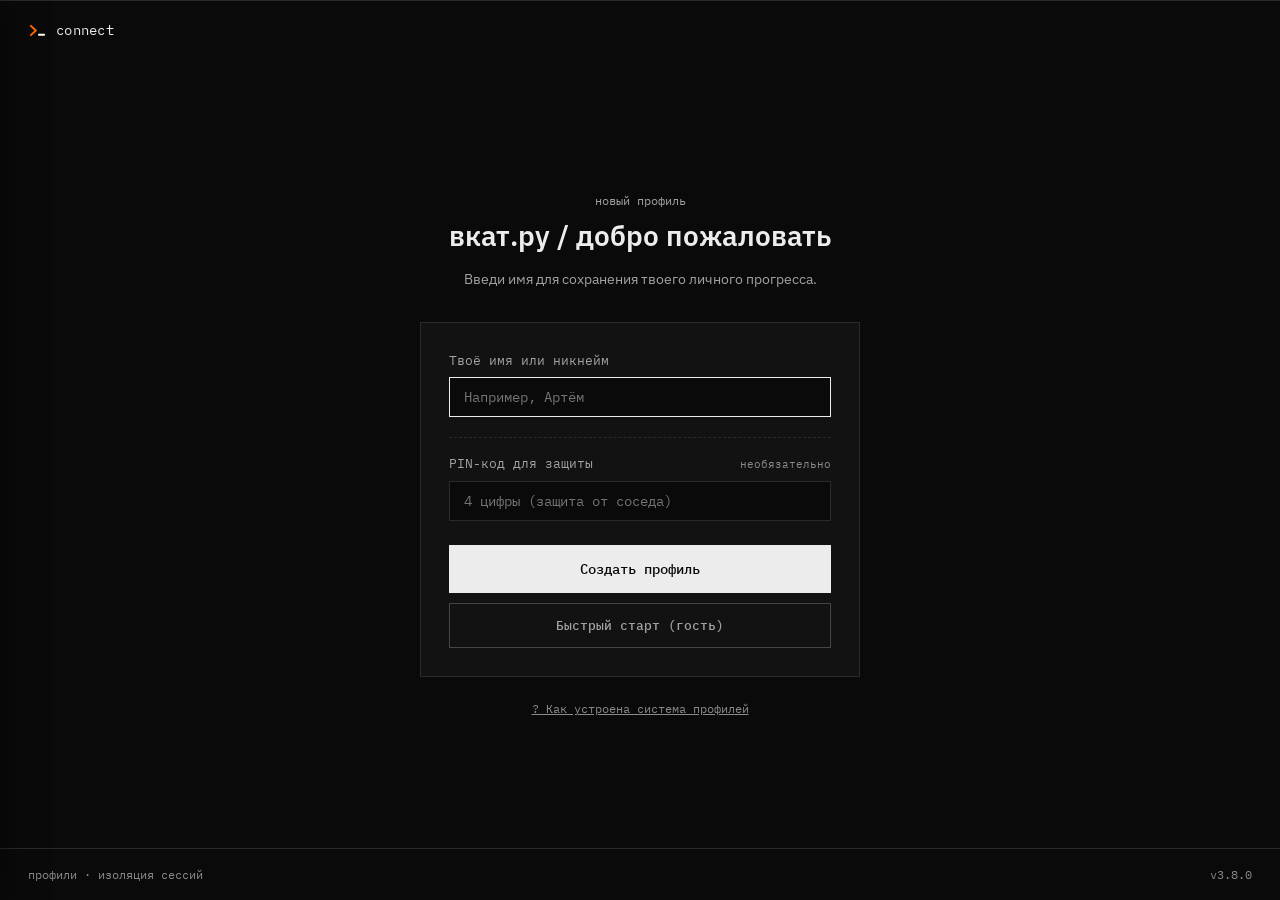
<file: index.html>
<!DOCTYPE html>
<html lang="ru">

<head>
  <meta charset="UTF-8">
  <meta name="viewport" content="width=device-width, initial-scale=1.0">
  <title>вкат.py — интерактивный тренажёр по Python</title>
  <link rel="icon" type="image/svg+xml" href="data:image/svg+xml,%3Csvg xmlns='http://www.w3.org/2000/svg' viewBox='0 0 32 32'%3E%3Crect width='32' height='32' rx='7' fill='%230B0B0C'/%3E%3Cpath d='M8 7l7 9-7 9' stroke='%23FF6A00' stroke-width='3.5' stroke-linecap='round' stroke-linejoin='round' fill='none'/%3E%3Crect x='17' y='22' width='8' height='3.5' rx='1.75' fill='%23FFFFFF'/%3E%3C/svg%3E">
  <link rel="stylesheet" href="app/styles.css">
  <link rel="stylesheet" href="app/pet-art.css">
</head>

<body>

  <!-- ТОПБАР (общий для экранов урока и финала) -->
  <div id="app-topbar" class="topbar" style="display: none;">
    <div class="topbar-brand">
      <div id="app-mark" class="mark" title="На стартовый экран">
        <svg viewBox="0 0 28 18" fill="none" class="brand-sign-mini" aria-hidden="true">
          <path d="M4 2.5L11 9L4 15.5" stroke="#FF6A00" stroke-width="2.75" stroke-linecap="round" stroke-linejoin="round"/>
          <rect x="14" y="13.5" width="10" height="2.75" rx="1.375" fill="#FFFFFF"/>
        </svg>
        <span>connect</span>
      </div>
      <button id="btn-tree-toggle" class="btn-tree-toggle" title="Оглавление курса">дерево тем</button>
      <button type="button" id="btn-topbar-sandbox" class="btn-tree-toggle" style="margin-left: 8px;" title="Свободная песочница Python">песочница</button>
    </div>
    <div class="topbar-right">
      <div id="app-user-badge" class="topbar-user" title="Активный профиль">
        <span id="app-user-name" class="user-name"></span>
        <button id="btn-app-switch-profile" class="btn-switch-profile">сменить</button>
      </div>
      <div id="app-breadcrumb" class="breadcrumb">тема <b>·</b> задание 1 из 5</div>
    </div>
  </div>
  <div class="progress-track">
    <div id="progress-fill" class="progress-fill"></div>
  </div>

  <!-- ЭКРАН 0: ВЫБОР ИЛИ СОЗДАНИЕ ПРОФИЛЯ -->
  <div id="screen-profiles" class="screen">
    <div class="topbar" style="border-bottom: none;">
      <div class="topbar-brand">
        <div class="mark">
          <svg viewBox="0 0 28 18" fill="none" class="brand-sign-mini" aria-hidden="true">
            <path d="M4 2.5L11 9L4 15.5" stroke="#FF6A00" stroke-width="2.75" stroke-linecap="round" stroke-linejoin="round"/>
            <rect x="14" y="13.5" width="10" height="2.75" rx="1.375" fill="#FFFFFF"/>
          </svg>
          <span>connect</span>
        </div>
      </div>
    </div>

    <!-- Режим А: Список профилей («Кто ты?») -->
    <div id="profiles-view-list" class="profiles-center">
      <div class="kicker">выбор профиля</div>
      <h1>Кто будет заниматься?</h1>
      <p class="start-sub">Прогресс и черновики кода сохраняются отдельно для каждого ученика.</p>

      <div class="profiles-quick-bar">
        <button type="button" id="btn-quick-start-list" class="btn-ghost-sm"
          title="Начать мгновенно без создания профиля">
          Быстрый старт (продолжить как гость)
        </button>
      </div>

      <div id="profiles-grid" class="profiles-grid">
        <!-- Карточки профилей рендерятся динамически -->
      </div>

      <div class="profiles-footer-actions">
        <button type="button" id="btn-show-profile-help-list" class="profiles-help-btn">
          ? Как устроена система профилей
        </button>
        <span class="footer-separator">·</span>
        <label class="btn-import-label" title="Импорт профиля из .json файла">
          ↑ Импортировать профиль из файла
          <input type="file" id="input-import-file" accept=".json" style="display: none;">
        </label>
      </div>
    </div>

    <!-- Режим Б: Создание нового профиля -->
    <div id="profiles-view-create" class="profiles-center" style="display: none;">
      <div class="kicker">новый профиль</div>
      <h1 id="create-profile-heading">Как тебя зовут?</h1>
      <p class="start-sub">Введи имя для сохранения твоего личного прогресса.</p>

      <form id="form-create-profile" class="profile-form">
        <div class="form-group">
          <label for="input-profile-name">Твоё имя или никнейм</label>
          <input type="text" id="input-profile-name" class="profile-input" placeholder="Например, Артём" maxlength="30"
            required autocomplete="off">
        </div>

        <div class="form-group form-group-pin">
          <div class="form-label-row">
            <label for="input-profile-pin">PIN-код для защиты</label>
            <span class="form-label-badge">необязательно</span>
          </div>
          <input type="password" id="input-profile-pin" class="profile-input" placeholder="4 цифры (защита от соседа)"
            maxlength="4" pattern="[0-9]*" inputmode="numeric" autocomplete="off">
        </div>

        <div id="legacy-migration-box" class="form-group-checkbox" style="display: none;">
          <label class="checkbox-label">
            <input type="checkbox" id="check-migrate-legacy" checked>
            <span>Перенести сохранённый прогресс с этого компьютера</span>
          </label>
        </div>

        <div class="profile-form-actions">
          <button type="submit" id="btn-submit-create-profile" class="btn-start">Создать профиль</button>
          <button type="button" id="btn-quick-start-create" class="btn-ghost"
            title="Войти сразу без создания профиля">Быстрый старт (гость)</button>
          <button type="button" id="btn-cancel-create-profile" class="btn-ghost" style="display: none;">Назад к
            списку</button>
        </div>
      </form>

      <div class="profiles-footer-actions" style="margin-top: 24px;">
        <button type="button" id="btn-show-profile-help-create" class="profiles-help-btn">
          ? Как устроена система профилей
        </button>
      </div>
    </div>

    <!-- Модальное окно ввода PIN-кода для закрытого профиля -->
    <div id="pin-modal" class="pin-modal-backdrop" style="display: none;">
      <div class="pin-modal-card">
        <button type="button" id="btn-modal-pin-close-x" class="modal-close-icon" title="Закрыть">✕</button>
        <div class="pin-modal-header">
          <div id="pin-modal-title" class="pin-modal-name">Имя</div>
          <p class="pin-modal-sub">Введи 4-значный PIN-код</p>
        </div>

        <div class="pin-dots" id="pin-dots">
          <span class="pin-dot"></span>
          <span class="pin-dot"></span>
          <span class="pin-dot"></span>
          <span class="pin-dot"></span>
        </div>

        <input type="password" id="input-modal-pin" class="pin-hidden-input" maxlength="4" pattern="[0-9]*"
          inputmode="numeric" autocomplete="off">
        <div id="pin-error-alert" class="pin-error-alert"></div>

        <div class="pin-modal-actions">
          <button type="button" id="btn-modal-pin-submit" class="btn-start">Войти</button>
          <button type="button" id="btn-modal-pin-cancel" class="btn-ghost">Отмена</button>
        </div>
      </div>
    </div>

    <!-- Модальное окно: справка о системе профилей -->
    <div id="modal-profile-help" class="info-modal-backdrop" style="display: none;">
      <div class="info-modal-card">
        <div class="info-modal-header">
          <div class="info-modal-title">Как работает тренажёр и профили</div>
          <button type="button" id="btn-close-profile-help-x" class="modal-close-icon" title="Закрыть">✕</button>
        </div>
        <div class="info-modal-body">
          <div class="help-item">
            <div class="help-item-title">1. Полная автономность (всё на твоём компьютере)</div>
            <p>Тренажёр не отправляет твои решения на сервер. Все задачи, черновики кода и прогресс сохраняются локально
              в твоём браузере. Никаких аккаунтов, паролей от почты или интернета.</p>
          </div>
          <div class="help-item">
            <div class="help-item-title">2. Занятия в классе за одним компьютером</div>
            <p>Если за этим же компьютером по очереди занимаются несколько учеников, каждый выбирает своё имя. Твой
              прогресс и черновики в редакторе изолированы от других.</p>
          </div>
          <div class="help-item">
            <div class="help-item-title">3. Быстрый старт (режим гостя)</div>
            <p>Если ты открыл тренажёр дома или по ссылке в интернете, нажми <b>«Быстрый старт»</b> — можно сразу писать
              код без ввода имени.</p>
          </div>
          <div class="help-item">
            <div class="help-item-title">4. PIN-код (защита от соседа)</div>
            <p>При создании профиля можно задать 4 цифры. Это необязательно, но защитит твой профиль от случайного клика
              соседа по парте.</p>
          </div>
          <div class="help-item">
            <div class="help-item-title">5. Перенос между компьютерами (Экспорт и Импорт)</div>
            <p>Наведи курсор на карточку своего профиля и нажми кнопку скачивания <b>↓</b>. Сохрани файл
              <code>.json</code> на флешку, а на следующем уроке загрузи через кнопку <b>«Импортировать профиль из
                файла»</b>.</p>
          </div>
          <div class="help-item">
            <div class="help-item-title">6. Независимые вкладки браузера</div>
            <p>Если открыть тренажёр в двух вкладках с разными профилями, они работают полностью независимо и не
              конфликтуют.</p>
          </div>
        </div>
        <div class="info-modal-footer">
          <button type="button" id="btn-close-profile-help-ok" class="btn-start">Понятно</button>
        </div>
      </div>
    </div>

    <div class="bottombar">
      <span>профили · изоляция сессий</span>
      <span id="version-reset-label" class="version-label"
        title="Удерживай 4 секунды для сброса всех профилей">v2.3.1</span>
    </div>
  </div>

  <!-- ЭКРАН 1: СТАРТОВЫЙ -->
  <div id="screen-start" class="screen">
    <canvas id="start-grid-canvas" class="start-grid-canvas"></canvas>
    <div class="topbar" style="border-bottom: none;">
      <div class="topbar-brand">
        <div class="mark">
          <svg viewBox="0 0 28 18" fill="none" class="brand-sign-mini" aria-hidden="true">
            <path d="M4 2.5L11 9L4 15.5" stroke="#FF6A00" stroke-width="2.75" stroke-linecap="round" stroke-linejoin="round"/>
            <rect x="14" y="13.5" width="10" height="2.75" rx="1.375" fill="#FFFFFF"/>
          </svg>
          <span>connect</span>
        </div>
        <button id="btn-tree-start" class="btn-tree-toggle" title="Оглавление курса">дерево тем</button>
      </div>
      <button type="button" id="btn-guided-start" class="btn-tree-toggle">Разборы</button>
      <div id="start-user-badge" class="topbar-user" title="Активный профиль">
        <span id="start-user-name" class="user-name"></span>
        <button id="btn-start-switch-profile" class="btn-switch-profile">сменить</button>
      </div>
    </div>
    <div class="start-center">
      <div class="kicker">Платформа CONNECT</div>
      <h1 id="start-heading"><span class="heading-prompt">&gt;</span> <span id="start-typewriter">Пишешь код — сразу видишь результат</span></h1>
      <p class="start-sub">Для самостоятельной работы выбери «Начало», «Основной курс» или «Практикум».
        На паре открой «Разборы». Пет-проекты доступны по стрелке.</p>

      <!-- Карточки модулей курса; стрелки по бокам ведут на витрину пет-проектов -->
      <div class="modules-carousel">
        <button type="button" id="btn-modules-prev" class="modules-nav-arrow" aria-label="Пет-проекты: Alife-System"
          title="Пет-проекты: Alife-System">
          <svg viewBox="0 0 15 18" fill="none" aria-hidden="true">
            <path d="M11 2.5L4 9L11 15.5" stroke="currentColor" stroke-width="2.75" stroke-linecap="round"
              stroke-linejoin="round" />
          </svg>
        </button>
        <div class="start-modules-grid">
          <div id="stage-cards" class="stage-cards"></div>
        </div>
        <button type="button" id="btn-modules-next" class="modules-nav-arrow" aria-label="Пет-проекты: Alife-System"
          title="Пет-проекты: Alife-System">
          <svg viewBox="0 0 15 18" fill="none" aria-hidden="true">
            <path d="M4 2.5L11 9L4 15.5" stroke="currentColor" stroke-width="2.75" stroke-linecap="round"
              stroke-linejoin="round" />
          </svg>
        </button>
      </div>

      <!-- Баннер песочницы Python -->
      <div class="start-sandbox-banner" id="start-sandbox-banner">
        <div class="sandbox-banner-text">
          <span class="sandbox-banner-title">СВОБОДНАЯ ПЕСОЧНИЦА PYTHON</span>
          <span class="sandbox-banner-desc">Пиши любой код, тестируй идеи, измеряй скорость и решай собственные задачи без ограничений проверки</span>
        </div>
        <button type="button" id="btn-start-sandbox" class="btn-primary" style="white-space: nowrap;">Войти в песочницу →</button>
      </div>

      <div class="start-note">прогресс сохраняется на этом устройстве</div>
      <div id="start-status" class="status-badge">Загрузка Python...</div>
    </div>
    <div class="bottombar">
      <span>python · до классов</span>
      <span>standalone</span>
    </div>
  </div>

  <!-- ЭКРАН 2: УРОК -->
  <div id="screen-lesson" class="screen">
    <!-- Для теории: полноэкранная панель чтения -->
    <div id="pane-theory" class="pane-theory" style="display: none;">
      <div class="theory-layout">
        <div class="theory-wrapper">
          <div class="pane-label">теория</div>
          <h1 id="theory-title">Заголовок теории</h1>
          <div id="theory-content"></div>
          <div class="theory-footer">
            <button id="btn-theory-next" class="btn-start">Дальше</button>
          </div>
        </div>
        <aside class="theory-aside">
          <figure id="theory-visual" class="visual" role="img" hidden></figure>
        </aside>
      </div>
    </div>

    <!-- Двухпанельная сетка для code / predict / quiz -->
    <div id="main-panes" class="main-panes">
      <!-- Панель объяснения и задания -->
      <div class="pane pane-explain">
        <div class="pane-label" id="explain-label">объяснение</div>
        <div class="title-row">
          <h1 id="explain-title">Заголовок урока</h1>
          <span id="task-badge" class="badge-tier" style="display: none;"></span>
        </div>
        <div id="explain-content">
          <p>Текст объяснения.</p>
        </div>

        <div id="example-box" class="example">code example<span class="out">output</span></div>

        <div id="task-box" class="task">
          <div class="task-label">задание</div>
          <div id="task-content">
            <p>Условие задачи.</p>
          </div>
        </div>

        <!-- Схема к теме (декоративно-поясняющая, см. app/glyphs.js) -->
        <figure id="visual" class="visual" role="img" hidden></figure>
      </div>

      <!-- Правая панель для code -->
      <div id="pane-code" class="pane pane-code">
        <div id="code-pane-label" class="pane-label">твой код</div>
        <div class="editor-wrapper">
          <div id="line-numbers" class="line-numbers" aria-hidden="true">1</div>
          <pre id="editor-highlight" class="editor-highlight" aria-hidden="true"></pre>
          <textarea id="code-editor" class="editor" spellcheck="false"
            placeholder="# Напиши решение здесь..."></textarea>
          <div id="autocomplete-popup" class="autocomplete-popup"></div>
        </div>

        <div class="editor-footer">
          <div class="hint-container">
            <button id="hint-toggle" class="hint-toggle">показать подсказку</button>
            <div id="hint-content" class="hint-content"></div>
          </div>
          <div class="btn-actions">
            <button id="btn-skip" class="btn-skip" style="display: none;">Пропустить</button>
            <button id="btn-exec" class="btn-ghost" title="Выполнить код (без зачёта)">▶ Запустить</button>
            <button id="btn-run" class="btn-run">Проверить</button>
            <button id="btn-next" class="btn-next">Следующее задание</button>
          </div>
        </div>

        <!-- Панель fed-stdin (показывается только для заданий с input) -->
        <div id="stdin-panel" class="stdin-panel" style="display: none;">
          <div class="stdin-panel-header">
            <span class="stdin-panel-title">Ввод программы (stdin)</span>
            <span class="stdin-panel-hint">Каждая строка — отдельный вызов input()</span>
          </div>
          <textarea id="stdin-editor" class="stdin-editor" spellcheck="false" placeholder="Введи строки для input()..."></textarea>
        </div>

        <!-- Зона результата code -->
        <div id="result-box" class="result">
          <div class="result-row">
            <span id="result-mark" class="result-mark ok">✓</span>
            <div>
              <div id="result-title" class="result-title">Задание засчитано</div>
              <div id="result-sub" class="result-sub">Вывод совпадает, код написан верно</div>
            </div>
          </div>

          <div id="error-explain" class="error-explain" style="display: none;">
            <div class="error-explain-label">что это значит</div>
            <div id="error-explain-text" class="error-explain-text"></div>
          </div>

          <div id="console-out" class="console" style="display: none;"></div>

          <div id="improve-box" class="improve">
            <div class="improve-label">как сделать лучше</div>
            <div id="improve-content"></div>
          </div>
        </div>

        <!-- Пока проверки не было: «терминал» вместо пустоты -->
        <div id="result-idle" class="result-idle">
          <div class="result-idle-label">вывод</div>
          <div class="result-idle-text"><span class="prompt">›</span> результат проверки появится здесь<span class="cursor">_</span></div>
        </div>
      </div>

      <!-- Правая панель для predict -->
      <div id="pane-predict" class="pane pane-predict" style="display: none;">
        <div class="pane-label">код программы (только для чтения)</div>
        <pre id="predict-code-view" class="predict-code"></pre>

        <div id="predict-stdin-box" class="predict-stdin-box" style="display: none;">
          <div class="pane-label">входные данные программы (stdin)</div>
          <pre id="predict-stdin-view" class="predict-stdin-view"></pre>
        </div>

        <div class="task-label" style="margin-top: 20px;">что выведет программа?</div>
        <textarea id="predict-input" class="predict-input"
          placeholder="Введи ожидаемый вывод (например: 13)..."></textarea>

        <div class="editor-footer" style="padding: 0; margin-top: 10px;">
          <div style="font-size: 11px; color: var(--text-dim); font-family: var(--font-mono);">Enter — проверить, Shift+Enter — новая строка</div>
          <div class="btn-actions">
            <button id="btn-predict-check" class="btn-run">Проверить</button>
            <button id="btn-predict-next" class="btn-next" style="display: none;">Следующее задание</button>
          </div>
        </div>

        <div id="predict-result-box" class="result" style="margin-top: 20px;">
          <div class="result-row">
            <span id="predict-result-mark" class="result-mark ok">✓</span>
            <div>
              <div id="predict-result-title" class="result-title">Ответ совпал</div>
              <div id="predict-result-sub" class="result-sub"></div>
            </div>
          </div>
          <div id="predict-explain-box" class="explain-box" style="margin-top: 14px;">
            <div class="task-label">разбор</div>
            <div id="predict-explain-content" style="color: var(--text-muted); font-size: 13px; line-height: 1.6;">
            </div>
          </div>
        </div>
      </div>

      <!-- Правая панель для quiz -->
      <div id="pane-quiz" class="pane pane-quiz" style="display: none;">
        <div class="pane-label">вопрос с вариантами ответов</div>
        <h2 id="quiz-question" style="font-size: 16px; font-weight: 500; margin-bottom: 14px;"></h2>
        <pre id="quiz-code-view" class="predict-code" style="display: none;"></pre>

        <div id="quiz-options" class="quiz-options"></div>

        <div class="editor-footer" style="padding: 0; margin-top: 14px;">
          <div></div>
          <div class="btn-actions">
            <button id="btn-quiz-check" class="btn-run">Проверить</button>
            <button id="btn-quiz-next" class="btn-next" style="display: none;">Следующее задание</button>
          </div>
        </div>

        <div id="quiz-result-box" class="result" style="margin-top: 20px;">
          <div class="result-row">
            <span id="quiz-result-mark" class="result-mark ok">✓</span>
            <div>
              <div id="quiz-result-title" class="result-title">Верно</div>
              <div id="quiz-result-sub" class="result-sub"></div>
            </div>
          </div>
          <div id="quiz-explain-box" class="explain-box" style="margin-top: 14px;">
            <div class="task-label">разбор</div>
            <div id="quiz-explain-content" style="color: var(--text-muted); font-size: 13px; line-height: 1.6;"></div>
          </div>
        </div>
      </div>

    </div>

    <!-- Боттомбар урока -->
    <div class="bottombar">
      <span id="lesson-topic">python · до классов</span>
      <div id="step-dots" class="step-dots"></div>
      <span id="step-label">шаг 1 / 5</span>
    </div>
  </div>

  <!-- ЭКРАН 5: ПЕСОЧНИЦА PYTHON (PLAYGROUND) -->
  <div id="screen-sandbox" class="screen">
    <header class="sandbox-header">
      <div class="sandbox-header-left">
        <button type="button" id="btn-sandbox-back" class="btn-ghost-sm" title="Вернуться назад">← Назад</button>
        <span class="sandbox-header-title">ПЕСОЧНИЦА PYTHON</span>
        <span class="sandbox-env-badge">PYTHON 3.12 • PYODIDE WORKER</span>
      </div>
      <div class="sandbox-header-right">
        <button type="button" id="btn-sandbox-run" class="sandbox-btn sandbox-btn-primary" title="Выполнить код (Ctrl+Enter)">▶ Запустить</button>
        <button type="button" id="btn-sandbox-stop" class="sandbox-btn sandbox-btn-danger" style="display: none;" title="Прервать выполнение">⏹ Стоп</button>
        <button type="button" id="btn-sandbox-clear-out" class="sandbox-btn sandbox-btn-ghost" title="Очистить терминал">Очистить вывод</button>
        <button type="button" id="btn-sandbox-reset" class="sandbox-btn sandbox-btn-ghost" title="Сбросить код к шаблону">Сбросить код</button>
      </div>
    </header>

    <main class="sandbox-body" id="sandbox-body">
      <!-- Левая колонка: редактор кода -->
      <section class="sandbox-editor-panel">
        <div class="sandbox-editor-toolbar">
          <div class="sandbox-preset-group">
            <span class="sandbox-toolbar-label">// ШАБЛОН:</span>
            <div class="sandbox-menu" id="sandbox-preset-menu">
              <button type="button" id="sandbox-preset-btn" class="sandbox-menu-btn" aria-haspopup="listbox" aria-expanded="false" aria-controls="sandbox-preset-list">
                <span id="sandbox-preset-current" class="sandbox-menu-current">Чистый скрипт</span>
                <span class="sandbox-menu-caret" aria-hidden="true">▾</span>
              </button>
              <ul id="sandbox-preset-list" class="sandbox-menu-list" role="listbox" tabindex="-1" hidden></ul>
              <select id="sandbox-preset-select" class="sandbox-select-native" tabindex="-1" aria-hidden="true">
                <option value="empty" data-tag="основа">Чистый скрипт</option>
                <option value="input_io" data-tag="ввод">Ввод данных: input()</option>
                <option value="benchmark" data-tag="замер">Замер скорости</option>
                <option value="binary_search" data-tag="алгоритм">Бинарный поиск</option>
                <option value="freq_dict" data-tag="алгоритм">Частотный словарь</option>
                <option value="comprehensions" data-tag="списки">Продвинутые списки и срезы</option>
                <option value="oop_stack" data-tag="структура">Стек (Stack)</option>
              </select>
            </div>
          </div>
          <div class="sandbox-editor-actions">
            <button type="button" id="btn-sandbox-copy" class="sandbox-tool-btn" title="Скопировать код в буфер">Скопировать</button>
            <button type="button" id="btn-sandbox-download" class="sandbox-tool-btn" title="Сохранить файл .py">Скачать .py</button>
          </div>
        </div>

        <div class="sandbox-editor-wrapper">
          <div class="editor-wrapper sandbox-editor-inner">
            <div id="sandbox-line-numbers" class="line-numbers" aria-hidden="true"></div>
            <pre id="sandbox-editor-highlight" class="editor-highlight" aria-hidden="true"></pre>
            <textarea id="sandbox-code-editor" class="editor" spellcheck="false" autocomplete="off" autocapitalize="off" placeholder="# Пиши любой код на Python 3..."></textarea>
            <div id="sandbox-autocomplete-popup" class="autocomplete-popup" style="display: none;"></div>
          </div>
        </div>

        <!-- Панель ввода stdin в песочнице -->
        <div id="sandbox-stdin-panel" class="sandbox-stdin-panel">
          <div class="sandbox-stdin-header">
            <span class="sandbox-stdin-title">// ВВОД ПРОГРАММЫ (STDIN ДЛЯ INPUT):</span>
          </div>
          <textarea id="sandbox-stdin-editor" class="sandbox-stdin-editor" spellcheck="false" placeholder="Введи строки для input()..."></textarea>
        </div>

        <div class="sandbox-editor-footer">
          <span class="sandbox-editor-hint">Ctrl + Enter — быстрый запуск • Tab — 4 пробела</span>
          <span class="sandbox-editor-status">
            <button type="button" id="btn-sandbox-undo" class="sandbox-tool-btn" hidden>Вернуть прежний код</button>
            <span class="sandbox-save-status" id="sandbox-save-status">сохранено локально</span>
          </span>
        </div>
      </section>

      <!-- Правая колонка: терминал вывода -->
      <section class="sandbox-terminal-panel">
        <div class="sandbox-terminal-header">
          <div class="sandbox-term-left">
            <span id="sandbox-term-dot" class="terminal-dot ready"></span>
            <span id="sandbox-term-status" class="term-status-text">Готов к запуску</span>
          </div>
          <div class="sandbox-term-right">
            <span id="sandbox-term-time" class="sandbox-term-badge">Время: —</span>
            <span id="sandbox-term-lines" class="sandbox-term-badge">Строк: 0</span>
          </div>
        </div>

        <div class="sandbox-terminal-body" id="sandbox-terminal-body">
          <div id="sandbox-terminal-welcome" class="terminal-welcome-msg">
            <div class="welcome-line">// Терминал Python 3.12 (Pyodide Worker)</div>
            <div class="welcome-line">// Нажми «Запустить» или нажми Ctrl+Enter, чтобы увидеть вывод.</div>
          </div>
          <pre id="sandbox-terminal-output" class="sandbox-terminal-output" style="display: none;"></pre>
        </div>
      </section>
    </main>
  </div>

  <!-- ЭКРАН 3: ФИНАЛЬНЫЙ -->
  <div id="screen-finish" class="screen">
    <div class="finish-center">
      <div class="finish-mark">✓</div>
      <h1 id="finish-title">Базовый разрыв закрыт!</h1>
      <p id="finish-sub" class="finish-sub">Ты прошёл все ключевые темы. Теперь ты готов подключиться к занятиям группы
        на равных.</p>

      <div class="finish-actions">
        <button id="btn-finish-next-stage" class="btn-start" style="display: none;">Дальше</button>
        <button id="btn-restart" class="btn-restart">Повторить этап</button>
      </div>
    </div>
    <div class="bottombar">
      <span id="finish-stage-label">python · этап</span>
      <span>этап завершён</span>
    </div>
  </div>

  <!-- ЭКРАН 4: ВИТРИНА ПЕТ-ПРОЕКТОВ -->
  <div id="screen-projects" class="screen">
    <header class="life-header">
      <div class="life-header-left">
        <button type="button" id="btn-projects-back" class="btn-ghost-sm" title="Вернуться к модулям курса">← Модули
          курса</button>
        <span class="life-header-title">Пет-проекты</span>
      </div>
    </header>
    <main class="projects-center">
      <div class="kicker">витрина пет-проектов</div>
      <!-- Проект №1: Тамагочи; id нужен валидатору, рендерит pet-renderer.js -->
      <div id="pet-start-card" class="stage-card project-hero"></div>
      <!-- Проект №2 (продвинутый); id нужен валидатору, рендерит life-renderer.js -->
      <div id="life-start-card" class="stage-card project-hero"></div>
      <div class="projects-note">следующий пет-проект появится на этой полке</div>
    </main>
  </div>

  <!-- ЭКРАН 5: ПЕТ-ПРОЕКТ ALIFE-SYSTEM -->
  <div id="screen-life" class="screen">
    <header class="life-header">
      <div class="life-header-left">
        <button type="button" id="btn-life-back" class="btn-ghost-sm" title="Вернуться на витрину пет-проектов">← Пет-проекты</button>
        <span class="life-header-title">Alife-System</span>
        <span class="life-step-badge" id="life-step-indicator">шаг 1 из 4</span>
        <span class="life-step-dots" id="life-step-dots"></span>
      </div>
      <div class="life-header-right">
        <button type="button" id="btn-life-open-intro" class="btn-ghost-sm life-btn-theory" title="Теория и правила симулятора">Теория и правила</button>
        <button type="button" id="btn-life-skip-intro" class="btn-ghost-sm life-btn-skip" style="display: none;" title="Перейти к коду">В лабораторию</button>
        <div class="life-pattern-toast" id="life-pattern-toast" style="display: none;">
          <span class="toast-icon" id="life-toast-icon">▪</span>
          <span class="toast-text" id="life-toast-text">Обнаружен паттерн</span>
        </div>
      </div>
    </header>

    <!-- ВВОДНЫЙ БРИФИНГ И ТЕОРИЯ (ЭКРАНЫ ОБУЧЕНИЯ) -->
    <div id="life-intro-view" class="life-intro-view" style="display: none;">
      <div class="life-intro-container">
        <!-- Навигационные вкладки глав -->
        <nav class="life-intro-tabs" id="life-intro-tabs">
          <button type="button" class="intro-tab-btn active" data-slide="1">01 Конвей</button>
          <button type="button" class="intro-tab-btn" data-slide="2">02 Окрестность Мура</button>
          <button type="button" class="intro-tab-btn" data-slide="3">03 Законы B3/S23</button>
          <button type="button" class="intro-tab-btn" data-slide="4">04 Задачи</button>
        </nav>

        <!-- Контейнер слайдов -->
        <div class="life-intro-slides" id="life-intro-slides">
          <!-- СЛАЙД 1: Концепт: Игра без игроков -->
          <article class="intro-slide active" data-slide="1">
            <div class="intro-kicker">концепт симуляции</div>
            <h2 class="intro-title">Джон Конвей и феномен эмерджентности</h2>
            <div class="intro-photo-row">
            <figure class="intro-photo">
              <img src="assets/images/conway.jpg" alt="Джон Х. Конвей, 2005">
              <figcaption class="intro-photo-attribution">фото: Thane Plambeck · CC BY 2.0</figcaption>
            </figure>
            </div>
            <div class="intro-content">
              <p>В 1970 году британский математик Джон Конвей разработал модель «Жизнь» (Game of Life). Это математический клеточный автомат класса <strong>Zero-player game</strong> — игра с нулевым числом игроков.</p>
              <p>Здесь нет персонажей, джойстиков или команд перемещения в коде. Твоя роль — <strong>архитектор законов физики</strong>. Ты задаёшь локальные правила поведения для отдельной клетки, а макромир эволюционирует сам.</p>
              <div class="intro-box">
                <div class="intro-box-title">Главный принцип клеточных автоматов</div>
                <div class="intro-box-formula">
                  <span>Простые правила одной клетки</span>
                  <span class="formula-arrow">→</span>
                  <span class="formula-accent">Сложное коллективное поведение</span>
                </div>
                <p class="intro-box-desc">Из двух условий рождаются вечные осцилляторы, пульсары, самодвижущиеся планеры (глайдеры) и вычислительные конвейеры, способные эмулировать компьютер Тьюринга.</p>
              </div>
            </div>
            <div class="intro-footer">
              <button type="button" class="life-btn life-btn-intro-next" data-next="2">Далее: Окрестность Мура →</button>
            </div>
          </article>

          <!-- СЛАЙД 2: Окрестность Мура: 8 направлений -->
          <article class="intro-slide" data-slide="2" style="display: none;">
            <div class="intro-kicker">топология поля</div>
            <h2 class="intro-title">Окрестность Мура: 8 направлений</h2>
            <div class="intro-content">
              <p>Клетка в симуляторе абсолютно локальна: у неё нет глобального зрения. Она ничего не знает о размерах сетки и далёких колониях.</p>
              <p>Всё её окружение — это <strong>ровно 8 соседних ячеек</strong>: по горизонтали, вертикали и диагоналям. В координатах сетки это смещения <code>dx</code> и <code>dy</code> от −1 до +1, исключая пару <code>(0, 0)</code> (сама клетка не считается своим соседом).</p>
              
              <div class="intro-interactive-moore">
                <div class="moore-widget-header">
                  <span>Интерактивный тренажёр: кликай по соседям</span>
                  <span class="moore-count-badge" id="moore-count-badge">Соседей: 3</span>
                </div>
                <div class="moore-grid-wrapper">
                  <div class="moore-grid-3x3" id="moore-grid">
                    <button type="button" class="moore-cell active" data-idx="0">(-1, -1)</button>
                    <button type="button" class="moore-cell active" data-idx="1">(0, -1)</button>
                    <button type="button" class="moore-cell active" data-idx="2">(1, -1)</button>
                    <button type="button" class="moore-cell" data-idx="3">(-1, 0)</button>
                    <div class="moore-center-cell">(x, y)</div>
                    <button type="button" class="moore-cell" data-idx="4">(1, 0)</button>
                    <button type="button" class="moore-cell" data-idx="5">(-1, 1)</button>
                    <button type="button" class="moore-cell" data-idx="6">(0, 1)</button>
                    <button type="button" class="moore-cell" data-idx="7">(1, 1)</button>
                  </div>
                  <div class="moore-prediction-card" id="moore-prediction-card">
                    <div class="pred-row">
                      <span class="pred-label">Если клетка жива:</span>
                      <strong class="pred-val ok" id="moore-pred-alive">ВЫЖИВЕТ (2–3 соседа)</strong>
                    </div>
                    <div class="pred-row">
                      <span class="pred-label">Если клетка пуста:</span>
                      <strong class="pred-val born" id="moore-pred-dead">РОДИТСЯ НОВАЯ (ровно 3)</strong>
                    </div>
                  </div>
                </div>
              </div>
            </div>
            <div class="intro-footer">
              <button type="button" class="life-btn life-btn-ghost life-btn-intro-prev" data-prev="1">← Назад</button>
              <button type="button" class="life-btn life-btn-intro-next" data-next="3">Далее: Законы B3/S23 →</button>
            </div>
          </article>

          <!-- СЛАЙД 3: Законы Жизни (B3/S23) -->
          <article class="intro-slide" data-slide="3" style="display: none;">
            <div class="intro-kicker">физика Конвея</div>
            <h2 class="intro-title">Законы B3/S23: рождение, выживание, смерть</h2>
            <div class="intro-content">
              <p>Вселенная классического автомата управляется всего двумя условиями:</p>
              <ul class="intro-rules-list">
                <li><strong>B3 (Birth 3):</strong> в пустой ячейке зарождается жизнь, если рядом ровно 3 соседа.</li>
                <li><strong>S23 (Survive 2, 3):</strong> живая клетка продолжает жить, если рядом 2 или 3 соседа.</li>
                <li><strong>Смерть:</strong> меньше 2 — гибель от одиночества; больше 3 — гибель от перенаселения.</li>
              </ul>

              <div class="intro-demo-container">
                <div class="intro-demo-toolbar">
                  <span class="intro-demo-label">Полигон: 3 ключевых опыта</span>
                  <div class="intro-demo-actions">
                    <button type="button" class="life-btn life-btn-sm" id="btn-demo-single">1. Одиночество</button>
                    <button type="button" class="life-btn life-btn-sm" id="btn-demo-blinker">2. Мигалка</button>
                    <button type="button" class="life-btn life-btn-sm life-btn-primary" id="btn-demo-glider">3. Глайдер</button>
                    <button type="button" class="life-btn life-btn-sm" id="btn-demo-toggle">Пауза</button>
                  </div>
                </div>
                <div class="intro-demo-hint">Полигон живой: тыкай в клетки — клик ставит или убирает, зажми и веди — рисуй. Эволюция идёт сама, ⏸ — пауза.</div>
                <div class="intro-demo-canvas-row">
                  <canvas id="life-demo-canvas" width="280" height="280"></canvas>
                  <div class="intro-demo-info" id="intro-demo-info">
                    <div class="demo-info-title" id="demo-info-title">Глайдер (5 клеток)</div>
                    <p class="demo-info-desc" id="demo-info-desc">Клетки шагают сквозь пространство. Команды перемещения в коде нет — движение рождается из последовательных рождений и смертей соседей.</p>
                  </div>
                </div>
              </div>
            </div>
            <div class="intro-footer">
              <button type="button" class="life-btn life-btn-ghost life-btn-intro-prev" data-prev="2">← Назад</button>
              <button type="button" class="life-btn life-btn-intro-next" data-next="4">Далее: План разработки →</button>
            </div>
          </article>

          <!-- СЛАЙД 4: План разработки симулятора -->
          <article class="intro-slide" data-slide="4" style="display: none;">
            <div class="intro-kicker">инженерный план</div>
            <h2 class="intro-title">Архитектура симулятора: 4 шага</h2>
            <div class="intro-content">
              <p>В лаборатории ты восстановишь движок симуляции на чистом Python по принципу «от простого к сложному»:</p>
              
              <div class="intro-roadmap">
                <div class="roadmap-item">
                  <div class="roadmap-badge">ШАГ 1</div>
                  <div class="roadmap-info">
                    <strong class="roadmap-title">Искра Жизни — should_live(alive, neighbors)</strong>
                    <span class="roadmap-desc">Чистая логика if/else без матриц. Реализация правил B3/S23 для одной клетки.</span>
                  </div>
                </div>
                <div class="roadmap-item">
                  <div class="roadmap-badge">ШАГ 2</div>
                  <div class="roadmap-info">
                    <strong class="roadmap-title">Сенсор горизонта — is_alive(grid, x, y)</strong>
                    <span class="roadmap-desc">Безопасная проверка границ поля сетки 50x50, предотвращающая ошибку IndexError.</span>
                  </div>
                </div>
                <div class="roadmap-item">
                  <div class="roadmap-badge">ШАГ 3</div>
                  <div class="roadmap-info">
                    <strong class="roadmap-title">Био-радар 8 направлений — count_neighbors(grid, x, y)</strong>
                    <span class="roadmap-desc">Опрос окрестности Мура вокруг клетки через сенсор. Запуск легендарного Глайдера.</span>
                  </div>
                </div>
                <div class="roadmap-item">
                  <div class="roadmap-badge">ШАГ 4</div>
                  <div class="roadmap-info">
                    <strong class="roadmap-title">Матрица миров — step_rules(...)</strong>
                    <span class="roadmap-desc">Пульт Создателя: разблокировка альтернативных вселенных (HighLife, Seeds) и пресетов.</span>
                  </div>
                </div>
              </div>
            </div>
            <div class="intro-footer">
              <button type="button" class="life-btn life-btn-ghost life-btn-intro-prev" data-prev="3">← Назад</button>
              <button type="button" class="life-btn life-btn-primary" id="btn-intro-enter-lab">Войти в лабораторию →</button>
            </div>
          </article>
        </div>
      </div>
    </div>

    <main class="life-body" id="life-body">
      <!-- Левая колонка: интерактивная вселенная -->
      <section class="life-canvas-panel" id="life-canvas-panel">
        <div class="life-stage">
        <div class="life-hud" aria-label="Состояние поля">
          <div class="hud-left">
            <span class="hud-item">поколение <strong id="life-stat-gen">0000</strong></span>
            <span class="hud-item">живых <strong id="life-stat-pop">0</strong></span>
            <span class="hud-item">плотность <strong id="life-stat-density">0.00%</strong></span>
          </div>
          <canvas id="life-sparkline" width="100" height="24" title="История популяции"></canvas>
        </div>

        <div class="life-canvas-container">
          <canvas id="life-main-canvas" width="500" height="500"></canvas>

          <div id="life-birth-overlay" class="life-birth-overlay" style="display: none;">
            <div class="birth-message">
              <h2>Мир ожил</h2>
              <p>Законы Alife-System активированы</p>
            </div>
          </div>
        </div>

        <div class="life-controls-bar">
          <div class="life-btn-group">
            <button type="button" id="btn-life-play" class="life-btn life-btn-sm">Старт</button>
            <button type="button" id="btn-life-step" class="life-btn life-btn-sm life-btn-ghost">Шаг</button>
            <button type="button" id="btn-life-clear" class="life-btn life-btn-sm life-btn-ghost">Очистить</button>
            <button type="button" id="btn-life-random" class="life-btn life-btn-sm life-btn-ghost">Случайно</button>
          </div>
        </div>

        <div class="life-controls-bar life-controls-bar-secondary">
          <div class="life-speed-control">
            <label for="life-speed-slider">Скорость:</label>
            <input type="range" id="life-speed-slider" min="1" max="30" value="10">
            <span id="life-speed-val">10/с</span>
          </div>
          <div class="life-presets-dropdown">
            <select id="life-preset-select" class="life-select" disabled title="Пресеты откроются после Шага 4">
              <option value="" disabled selected>Пресеты...</option>
              <option value="glider">Глайдер</option>
              <option value="blinker">Мигалка</option>
              <option value="pulsar">Пульсар</option>
              <option value="gosper">Пушка Госпера</option>
              <option value="acorn">Жёлудь (Хаос)</option>
            </select>
          </div>
          <div class="life-presets-dropdown">
            <select id="life-universe-select" class="life-select" style="display: none;" title="Вселенная правил">
            </select>
          </div>
        </div>

        <div class="life-canvas-hint">
          <span>ЛКМ — рисовать клетки</span> · <span>ПКМ / Shift+ЛКМ — стирать</span>
        </div>
        </div>
      </section>

      <!-- Разделитель колонок (сплиттер) -->
      <div class="life-splitter" id="life-splitter" role="separator" aria-orientation="vertical" tabindex="0" title="Потяни, чтобы изменить ширину панелей (двойной клик — сброс)"></div>

      <!-- Правая колонка: задание, глиф, редактор Python -->
      <section class="life-editor-panel" id="life-editor-panel">
        <div class="life-task-card">
          <h2 id="life-task-title">Шаг 1: Сенсор границ мира</h2>
          <div id="life-glyph-slot" class="life-glyph-slot"></div>
          <div id="life-task-desc" class="life-task-desc"></div>
          <div class="life-hint-box">
            <button type="button" id="btn-life-hint" class="life-btn life-btn-sm life-btn-ghost" style="display: none;">Подсказка</button>
            <div id="life-hint-content" class="life-hint-content"></div>
          </div>
        </div>

        <div class="life-code-wrapper">
          <div class="life-editor-header">
            <span>решение · python 3</span>
            <span id="life-editor-status" class="editor-status">Не проверено</span>
          </div>
          <div class="life-editor-container">
            <div id="life-line-numbers" class="life-line-numbers" aria-hidden="true">1</div>
            <pre id="life-editor-highlight" class="editor-highlight life-editor-highlight" aria-hidden="true"></pre>
            <textarea id="life-code-editor" class="life-code-area" spellcheck="false" placeholder="# Напиши решение здесь..."></textarea>
            <div id="life-autocomplete-popup" class="autocomplete-popup"></div>
          </div>
        </div>

        <div class="life-action-bar">
          <div id="life-feedback" class="life-feedback-msg"></div>
          <div class="life-action-buttons">
            <button type="button" id="btn-life-run-local" class="life-btn life-btn-ghost" disabled title="Откроется после сдачи шагов 1-3">Испытать на поле</button>
            <button type="button" id="btn-life-submit" class="life-btn" title="Ctrl + Enter">Проверить</button>
          </div>
        </div>
      </section>
    </main>
  </div>

  <!-- Эталонный Python-скаффолд симулятора (инжекция кода ученика через __STUDENT_CODE__) -->
  <script type="text/x-python" id="vkat-life-scaffold">
# === ДВИЖОК СИМУЛЯТОРА GAME OF LIFE (СКАФФОЛД) ===
import json

WIDTH = 50
HEIGHT = 50

# Сюда инжектируется код студента:
__STUDENT_CODE__

def create_empty_grid(w=WIDTH, h=HEIGHT):
    return [[0 for _ in range(w)] for _ in range(h)]

def simulate_step(grid):
    new_grid = create_empty_grid(len(grid[0]), len(grid))
    for y in range(len(grid)):
        for x in range(len(grid[0])):
            alive = is_alive(grid, x, y)
            neighbors = count_neighbors(grid, x, y)
            new_grid[y][x] = 1 if should_live(alive, neighbors) else 0
    return new_grid

def get_grid_json(grid):
    return json.dumps(grid)
  </script>

  <!-- ЭКРАН 6: ТЕРАРИУМ (ПЕТ-ПРОЕКТ ТАМАГОЧИ) -->
  <div id="screen-pet" class="screen">
    <header class="life-header">
      <div class="life-header-left">
        <button type="button" id="btn-pet-back" class="btn-ghost-sm" title="Вернуться на витрину пет-проектов">← Пет-проекты</button>
        <span class="life-header-title">Тамагочи</span>
        <span class="life-step-badge" id="pet-step-indicator">шаг 1 из 4</span>
        <span class="life-step-dots" id="pet-step-dots"></span>
      </div>
      <div class="life-header-right">
        <button type="button" id="btn-pet-open-intro" class="btn-ghost-sm life-btn-theory" title="Как устроен терариум">Как играть</button>
        <button type="button" id="btn-pet-skip-intro" class="btn-ghost-sm life-btn-skip" style="display: none;" title="Перейти к коду">В терариум</button>
      </div>
    </header>

    <!-- ВВОДНЫЙ БРИФИНГ (2 СЛАЙДА) -->
    <div id="pet-intro-view" class="life-intro-view" style="display: none;">
      <div class="life-intro-container">
        <nav class="life-intro-tabs" id="pet-intro-tabs">
          <button type="button" class="intro-tab-btn active" data-slide="1">01 Знакомство</button>
          <button type="button" class="intro-tab-btn" data-slide="2">02 Управление</button>
        </nav>
        <div id="pet-intro-slides">
          <article class="intro-slide" data-slide="1">
            <h2>Это Байт. Он пока в яйце.</h2>
            <div class="intro-visual" data-glyph="petHatch"></div>
            <p>Тамагочи — пет-проект, где твой Python становится жизнью: пара строк — и питомец на сцене
              меняет поведение. Никаких двумерных списков — питомец это <b>словарь</b>:
              ключи <b>«имя»</b>, <b>«сытость»</b>, <b>«настроение»</b>, <b>«энергия»</b> (числа 0..100).</p>
            <p>Яйцо трескается от каждой проверки — даже неудачной. Собери питомца в шаге 1 —
              и скорлупа разломится у тебя на глазах.</p>
            <p>Каждый шаг — несколько строк и мгновенный результат: Байт жуёт твоим <code>feed()</code>,
              прыгает твоим <code>play()</code> и живёт по часам твоего <code>tick()</code>.</p>
          </article>
          <article class="intro-slide" data-slide="2">
            <h2>Управление терариумом</h2>
            <p>Кнопки сцены — это <b>вызовы твоих сданных функций</b>: «Кормить» запускает твой
              <code>feed()</code> (оживёт после шага 2), «Играть» — твой <code>play()</code> (после шага 3).
              «Спать» — единственное действие без кода, доступно сразу после вылупления.
              После шага 4 заведутся суточные часы: «+1 час» и «Автодень».</p>
            <div class="intro-visual" data-glyph="petDay"></div>
            <p><b>Клик по питомцу</b> — погладить (чуть-чуть настроения в подарок).</p>
            <p>После вылупления откроется «Словарь Байта»: три опыта с ключами и значениями и свободная песочница на живом питомце.</p>
            <p>Кнопка <b>«Запустить»</b> — свободная песочница: управляй питомцем кодом прямо из редактора!
              Вызывай <code>feed(pet)</code>, <code>play(pet)</code> или меняй словарь <code>pet</code> руками —
              Байт на сцене тут же применит твои изменения.</p>
            <p>Питомец «спит в капсуле», пока ты не в сети: между сессиями статы бережно замораживаются —
              никакого мёртвого питомца после выходных.</p>
            <button type="button" id="btn-pet-enter-lab" class="life-btn">Войти в терариум →</button>
          </article>
        </div>
      </div>
    </div>

    <main class="life-body" id="pet-body">
      <!-- Левая колонка: сцена питомца -->
      <section class="life-canvas-panel" id="pet-stage-panel">
        <div class="life-stage pet-terrarum">
          <div class="life-hud pet-hud" aria-label="Часы терариума">
            <div class="hud-left">
              <span class="hud-item">час <strong id="pet-clock">14:00</strong></span>
            </div>
            <div class="pet-hud-actions">
              <button type="button" id="btn-pet-hour" class="life-btn life-btn-sm life-btn-ghost" disabled title="Часы откроются после сдачи шага 4">+1 час</button>
              <button type="button" id="btn-pet-auto" class="life-btn life-btn-sm life-btn-ghost" disabled title="Часы откроются после сдачи шага 4">Автодень: выкл</button>
            </div>
          </div>
          <div id="pet-stage-host" class="pet-stage-host"><!-- PetArt.render() вставит сцену сюда --></div>
          <div class="life-canvas-hint">
            <span>Клик по Байту — погладить</span>
          </div>
        </div>
      </section>

      <!-- Правая колонка: задание, глиф, редактор Python -->
      <section class="life-editor-panel" id="pet-editor-panel">
        <nav class="pet-workspace-tabs" aria-label="Разделы Тамагочи">
          <button type="button" id="pet-tab-lesson" class="pet-workspace-tab active" aria-selected="true">Сюжет · 4</button>
          <button type="button" id="pet-tab-dictionary" class="pet-workspace-tab" aria-selected="false" disabled title="Откроется после вылупления Байта">Словарь Байта · 3</button>
        </nav>
        <div id="pet-lesson-view" class="pet-lesson-view">
        <div class="life-task-card">
          <h2 id="pet-task-title">Шаг 1: Искра жизни</h2>
          <div id="pet-glyph-slot" class="life-glyph-slot"></div>
          <div id="pet-task-desc" class="life-task-desc"></div>
          <div class="life-hint-box">
            <button type="button" id="btn-pet-hint" class="life-btn life-btn-sm life-btn-ghost" style="display: none;">Подсказка</button>
            <div id="pet-hint-content" class="life-hint-content"></div>
          </div>
        </div>

        <div class="life-code-wrapper">
          <div class="life-editor-header">
            <span>решение · python 3</span>
            <span id="pet-editor-status" class="editor-status">Не проверено</span>
          </div>
          <div class="life-editor-container">
            <div id="pet-line-numbers" class="life-line-numbers" aria-hidden="true">1</div>
            <pre id="pet-editor-highlight" class="editor-highlight life-editor-highlight" aria-hidden="true"></pre>
            <textarea id="pet-code-editor" class="life-code-area" spellcheck="false" placeholder="# Напиши решение здесь..."></textarea>
            <div id="pet-autocomplete-popup" class="autocomplete-popup"></div>
          </div>
        </div>

        <div class="life-action-bar">
          <div id="pet-feedback" class="life-feedback-msg"></div>
          <div class="life-action-buttons">
            <button type="button" id="btn-pet-run" class="life-btn life-btn-ghost" title="Свободный запуск: строки ввода ниже питают input()">Запустить</button>
            <button type="button" id="btn-pet-submit" class="life-btn" title="Ctrl + Enter">Проверить</button>
          </div>
          <div class="pet-stdin-row">
            <label for="pet-stdin-input">строки ввода (по одной на строку):</label>
            <textarea id="pet-stdin-input" class="pet-stdin-input" rows="3" spellcheck="false" placeholder="3&#10;7&#10;10"></textarea>
          </div>
        </div>
        </div>
        <section id="pet-dictionary-view" class="pet-dictionary-view" hidden aria-label="Лаборатория словаря Байта">
          <div class="pet-dictionary-head">
            <div><h2>Словарь Байта</h2><p>Меняй ключи и значения. Байт покажет результат на сцене.</p></div>
            <span id="pet-dictionary-progress"></span>
          </div>
          <div class="pet-dictionary-options" id="pet-dictionary-options" role="group" aria-label="Опыты со словарём"></div>
          <div class="pet-dictionary-task">
            <h3 id="pet-dictionary-title"></h3><p id="pet-dictionary-description"></p>
            <div id="pet-dictionary-hints" class="pet-dictionary-hints">
              <div class="pet-dictionary-hint-head">
                <span>НУЖНА ПОМОЩЬ?</span>
                <button type="button" id="pet-dictionary-hint-toggle" aria-controls="pet-dictionary-hint-list" aria-expanded="false">Показать подсказку 1/3 →</button>
              </div>
              <div id="pet-dictionary-hint-list" class="pet-dictionary-hint-list" hidden></div>
            </div>
          </div>
          <div class="life-code-wrapper pet-dictionary-editor">
            <div class="life-editor-header"><span>словарь · python 3</span><span>Ctrl + Enter — запуск</span></div>
            <div class="life-editor-container">
              <div id="pet-dictionary-line-numbers" class="life-line-numbers" aria-hidden="true">1</div>
              <pre id="pet-dictionary-highlight" class="editor-highlight life-editor-highlight" aria-hidden="true"></pre>
              <textarea id="pet-dictionary-code" class="life-code-area" spellcheck="false" aria-label="Код словарного опыта"></textarea>
              <div id="pet-dictionary-autocomplete" class="autocomplete-popup"></div>
            </div>
          </div>
          <div class="pet-dictionary-actions">
            <button type="button" id="pet-dictionary-run" class="life-btn">Проверить опыт</button>
            <button type="button" id="pet-dictionary-reset" class="life-btn life-btn-ghost" hidden>Вернуть как было</button>
          </div>
          <div id="pet-dictionary-feedback" class="pet-dictionary-feedback" role="status" aria-live="polite"></div>
        </section>
      </section>
    </main>
  </div>

  <!-- Эталонный Python-скаффолд терариума (инжекция кода ученика через __STUDENT_CODE__) -->
  <script type="text/x-python" id="vkat-pet-scaffold">
# === ДВИЖОК ТЕРАРИУМА (СКАФФОЛД) ===
import json

def pet_state_json(pet):
    """Канал связи питомца с интерфейсом: словарь -> JSON-строка."""
    return json.dumps(pet, ensure_ascii=False)

# Сюда инжектируется код студента:
__STUDENT_CODE__
  </script>

  <!-- ДЕРЕВО ОГЛАВЛЕНИЯ КУРСА (ВЫДВИЖНОЙ САЙДБАР) -->
  <div id="tree-drawer" class="tree-drawer">
    <div class="tree-header">
      <div class="tree-header-info">
        <div class="tree-title">вкат.py <span class="tree-slash">/</span> дерево курса</div>
        <div id="tree-progress-summary" class="tree-progress-summary">пройдено 0 из 0</div>
      </div>
      <button id="btn-tree-close" class="btn-tree-close" title="Закрыть (Esc)">✕</button>
    </div>
    <div id="tree-body" class="tree-body">
      <!-- Сюда динамически рендерится дерево курса -->
    </div>
    <div class="tree-footer">
      <span>кликните по заданию для перехода</span>
      <span class="tree-footer-key">Esc</span>
    </div>
  </div>
  <div id="tree-backdrop" class="tree-backdrop"></div>

  <!-- Базовые бинарники для запуска без сервера через file:// (обход ограничений CORS) -->
  <script>
    if (window.location.protocol === 'file:') {
      document.write('<script src="assets/pyodide/wasm_binary.js"><\/script>');
      document.write('<script src="assets/pyodide/stdlib_binary.js"><\/script>');
    }
  </script>
  <script src="assets/pyodide/pyodide.asm.js"></script>
  <script src="assets/pyodide/pyodide.js"></script>
<script type="text/x-python" id="vkat-checker-python">
import sys as _sys
import io as _io
import ast as _ast
import json as _json
import traceback as _traceback
import re as _re
import types as _types
import builtins as _builtins_mod
import math as _math

# ── Создаём приватный модуль для хранения checker-логики ──────────────────
_checker_mod = _types.ModuleType('_vkat_checker')
_checker_mod.__package__ = '_vkat_checker'
_sys.modules['_vkat_checker'] = _checker_mod

# ── Список модулей, запрещённых для студенческого кода ────────────────────
_BLOCKED_IMPORTS = frozenset([
    'sys', 'js', 'importlib', 'importlib.util', 'importlib.machinery',
    'builtins', 'ctypes', 'gc', 'signal', 'subprocess', 'os',
    'posix', 'nt', 'sysconfig', '_thread', 'threading',
    'socket', 'ssl', 'http', 'urllib', 'ftplib',
    '_vkat_checker',
])

# ── Ограниченный __import__ для пространства имён студента ───────────────
def _student_import(name, globals=None, locals=None, fromlist=(), level=0):
    top = name.split('.')[0]
    if top in _BLOCKED_IMPORTS or name in _BLOCKED_IMPORTS:
        raise ImportError(
            f"Импорт '{name}' недоступен в учебном окружении."
        )
    return _builtins_mod.__import__(name, globals, locals, fromlist, level)

# ── Безопасный набор встроенных функций для студенческого кода ────────────
_SAFE_BUILTINS = {
    k: getattr(_builtins_mod, k) for k in (
        # ВНИМАНИЕ: breakpoint (pdb вешает рантайм) и help (интерактивный
        # pydoc требует stdin) сознательно НЕ входят в набор.
        'abs', 'all', 'any', 'ascii', 'bin', 'bool',
        'bytearray', 'bytes', 'callable', 'chr', 'complex',
        'dict', 'dir', 'divmod', 'enumerate', 'filter',
        'float', 'format', 'frozenset', 'hasattr', 'hash',
        'hex', 'id', 'input', 'int', 'isinstance',
        'issubclass', 'iter', 'len', 'list', 'locals', 'map',
        'max', 'min', 'next', 'object', 'oct', 'ord', 'pow',
        'print', 'property', 'range', 'repr', 'reversed',
        'round', 'set', 'slice', 'sorted', 'staticmethod',
        'str', 'sum', 'super', 'tuple', 'type', 'zip',
        'ArithmeticError', 'AssertionError', 'AttributeError',
        'EOFError', 'Exception', 'FileNotFoundError', 'FloatingPointError',
        'GeneratorExit', 'IOError', 'ImportError', 'IndexError',
        'KeyError', 'KeyboardInterrupt', 'LookupError', 'MemoryError',
        'ModuleNotFoundError', 'NameError', 'NotImplementedError',
        'OSError', 'OverflowError', 'RecursionError', 'RuntimeError',
        'StopIteration', 'StopAsyncIteration', 'SyntaxError', 'SystemExit',
        'TypeError', 'UnboundLocalError', 'UnicodeDecodeError',
        'UnicodeEncodeError', 'UnicodeError', 'ValueError', 'ZeroDivisionError',
        'True', 'False', 'None',
        'NotImplemented', 'Ellipsis',
        'copyright', 'credits', 'license',
    ) if hasattr(_builtins_mod, k)
}
_SAFE_BUILTINS['__import__'] = _student_import
_SAFE_BUILTINS['__name__'] = '__student__'
_SAFE_BUILTINS['__doc__'] = None

# ── Контролируемый fed-stdin для студенческого кода ───────────────────────
_checker_mod._VKAT_STDIN_LINES = []

def _student_input(*args):
    if len(args) > 0:
        _sys.stdout.write(str(args[0]))
    lines = getattr(_checker_mod, '_VKAT_STDIN_LINES', None)
    if lines is not None and len(lines) > 0:
        return str(lines.pop(0))
    raise EOFError('Программа просит больше ввода, чем задано в панели «Ввод»')

_SAFE_BUILTINS['input'] = _student_input

# ── Функции анализа / проверки кода (размещаются в _checker_mod) ──────────

def _analyze_ast(code_str, requirements_json):
    reqs = _json.loads(requirements_json)
    try:
        tree = _ast.parse(code_str)
    except SyntaxError as e:
        err_type = type(e).__name__
        return _json.dumps({"syntax_error": f"{err_type}: {e}", "lineno": e.lineno, "offset": e.offset})

    errors = []
    nodes = list(_ast.walk(tree))
    node_types = {type(n) for n in nodes}

    if reqs.get("require_for"):
        has_for = _ast.For in node_types or any(isinstance(n, _ast.comprehension) for n in nodes)
        if not has_for:
            errors.append("В коде должен использоваться цикл for.")
    if reqs.get("require_while") and _ast.While not in node_types:
        errors.append("В коде должен использоваться цикл while.")
    if reqs.get("require_loop"):
        has_loop = (_ast.For in node_types or _ast.While in node_types or any(isinstance(n, _ast.comprehension) for n in nodes))
        if not has_loop:
            errors.append("В решении обязательно должен использоваться цикл (for или while).")
    if reqs.get("require_def"):
        has_def = _ast.FunctionDef in node_types or any(isinstance(n, getattr(_ast, 'AsyncFunctionDef', ())) for n in nodes)
        if not has_def:
            errors.append("Необходимо объявить функцию с помощью ключевого слова def.")
    if reqs.get("require_return"):
        if not any(isinstance(n, _ast.Return) for n in nodes):
            errors.append("Функция должна возвращать результат через ключевое слово return.")
    if reqs.get("require_if"):
        has_if = _ast.If in node_types or _ast.IfExp in node_types
        if not has_if:
            errors.append("В коде должно использоваться ветвление с условием if.")
    if reqs.get("require_try") and _ast.Try not in node_types:
        errors.append("В коде должна использоваться конструкция try/except.")
    if reqs.get("require_raise") and _ast.Raise not in node_types:
        errors.append("В коде должен использоваться оператор raise.")

    forbid_calls = reqs.get("forbid_calls", [])
    if forbid_calls:
        for n in nodes:
            if isinstance(n, _ast.Call) and isinstance(n.func, _ast.Name):
                if n.func.id in forbid_calls:
                    errors.append(f"В этом задании нельзя использовать {n.func.id}().")
                    break

    forbid_methods = reqs.get("forbid_methods", [])
    if forbid_methods:
        for n in nodes:
            if isinstance(n, _ast.Call) and isinstance(n.func, _ast.Attribute):
                if n.func.attr in forbid_methods:
                    errors.append(f"В этом задании нельзя использовать метод {n.func.attr}().")
                    break

    require_calls = reqs.get("require_calls", [])
    if require_calls:
        for call_name in require_calls:
            called = any(
                isinstance(n, _ast.Call) and (
                    (isinstance(n.func, _ast.Name) and n.func.id == call_name) or
                    (isinstance(n.func, _ast.Attribute) and n.func.attr == call_name)
                )
                for n in nodes
            )
            if not called:
                errors.append(f"В решении нужно вызвать функцию {call_name}.")
                break

    names = [
        n.id for n in nodes
        if isinstance(n, _ast.Name) and isinstance(n.ctx, _ast.Store)
    ]
    return _json.dumps({"errors": errors, "variables": names})

_checker_mod.analyze_ast = _analyze_ast

def _match_output(actual, expected):
    """Интеллектуальное сопоставление вывода программы с эталоном."""
    if actual is None:
        actual = ""
    if expected is None:
        expected = ""

    act_str = str(actual).replace('\r\n', '\n').strip()
    exp_str = str(expected).replace('\r\n', '\n').strip()

    if act_str == exp_str:
        return [True, None]

    act_lines = [l.rstrip() for l in act_str.split('\n')]
    exp_lines = [l.rstrip() for l in exp_str.split('\n')]

    while act_lines and not act_lines[0].strip():
        act_lines.pop(0)
    while act_lines and not act_lines[-1].strip():
        act_lines.pop()

    while exp_lines and not exp_lines[0].strip():
        exp_lines.pop(0)
    while exp_lines and not exp_lines[-1].strip():
        exp_lines.pop()

    if '\n'.join(act_lines) == '\n'.join(exp_lines):
        return [True, None]

    def norm_yo(s):
        return s.replace('ё', 'е').replace('Ё', 'Е')

    act_collapsed = '\n'.join([_re.sub(r'[ \t]+', ' ', l).strip() for l in act_lines])
    exp_collapsed = '\n'.join([_re.sub(r'[ \t]+', ' ', l).strip() for l in exp_lines])
    if act_collapsed == exp_collapsed or norm_yo(act_collapsed) == norm_yo(exp_collapsed):
        return [True, None]

    def strip_punct(lines):
        return '\n'.join([_re.sub(r'[.!?]+$', '', l).strip() for l in lines])

    if norm_yo(strip_punct(act_lines)) == norm_yo(strip_punct(exp_lines)):
        return [True, "Зачтено! Совет: точку в конце вывода ставить не обязательно."]

    if len(act_lines) == len(exp_lines):
        all_lines_match = True
        for a_l, e_l in zip(act_lines, exp_lines):
            a_clean = _re.sub(r'[ \t]+', ' ', a_l).strip()
            e_clean = _re.sub(r'[ \t]+', ' ', e_l).strip()
            if a_clean == e_clean or norm_yo(a_clean) == norm_yo(e_clean):
                continue
            try:
                if _ast.literal_eval(a_clean) == _ast.literal_eval(e_clean):
                    continue
            except Exception:
                pass
            try:
                if _math.isclose(float(a_clean), float(e_clean), rel_tol=0.01, abs_tol=0.01):
                    continue
            except Exception:
                pass
            a_toks = a_clean.split()
            e_toks = e_clean.split()
            if len(a_toks) == len(e_toks) and len(a_toks) > 1:
                toks_ok = True
                for at, et in zip(a_toks, e_toks):
                    if at == et or norm_yo(at) == norm_yo(et):
                        continue
                    try:
                        if _math.isclose(float(at), float(et), rel_tol=0.01, abs_tol=0.01):
                            continue
                    except Exception:
                        pass
                    try:
                        if _ast.literal_eval(at) == _ast.literal_eval(et):
                            continue
                    except Exception:
                        pass
                    toks_ok = False
                    break
                if toks_ok:
                    continue
            all_lines_match = False
            break
        if all_lines_match:
            return [True, None]

    if len(act_lines) == len(exp_lines) == 1:
        m = _re.match(r'^(?:[a-zA-Zа-яА-ЯёЁ_ ]+[:=]\s*)(.+)$', act_lines[0].strip())
        if m:
            sub_res = _match_output(m.group(1).strip(), exp_lines[0].strip())
            if sub_res[0]:
                return [True, f"Зачтено! Твой код вывел '{act_lines[0]}'. Совет: в задании достаточно выводить только значение."]

    if norm_yo(strip_punct(act_lines)).lower() == norm_yo(strip_punct(exp_lines)).lower():
        return [True, "Зачтено! Обрати внимание на регистр букв."]

    return [False, None]

_checker_mod._match_output = _match_output

# 1 млн итераций (а не 5M): в Pyodide 5M идут дольше watchdog, и ученик
# получает общий таймаут вместо точного сообщения loop-guard.
def _inject_loop_guard_ast(tree, max_iters=1000000):
    counter_id = 0
    class LoopGuardInjector(_ast.NodeTransformer):
        def _inject(self, node):
            nonlocal counter_id
            counter_id += 1
            var = f"_lc{counter_id}"
            init = _ast.Assign(
                targets=[_ast.Name(id=var, ctx=_ast.Store())],
                value=_ast.Constant(value=0)
            )
            _ast.copy_location(init, node)
            inc = _ast.AugAssign(
                target=_ast.Name(id=var, ctx=_ast.Store()),
                op=_ast.Add(),
                value=_ast.Constant(value=1)
            )
            _ast.copy_location(inc, node)
            check = _ast.If(
                test=_ast.Compare(
                    left=_ast.Name(id=var, ctx=_ast.Load()),
                    ops=[_ast.Gt()],
                    comparators=[_ast.Constant(value=max_iters)]
                ),
                body=[_ast.Raise(
                    exc=_ast.Call(
                        func=_ast.Name(id='RuntimeError', ctx=_ast.Load()),
                        args=[_ast.Constant(value=f'Цикл выполнился больше {max_iters} раз — похоже на бесконечный. Проверь условие цикла.')],
                        keywords=[]
                    ),
                    cause=None
                )],
                orelse=[]
            )
            _ast.copy_location(check, node)
            node.body = [inc, check] + node.body
            self.generic_visit(node)
            return [init, node]
        def visit_For(self, node):
            return self._inject(node)
        def visit_While(self, node):
            return self._inject(node)
    tree = LoopGuardInjector().visit(tree)
    _ast.fix_missing_locations(tree)
    return tree

_checker_mod._inject_loop_guard_ast = _inject_loop_guard_ast

def _clean_tb(tb):
    lines = tb.splitlines()
    cleaned = []
    in_student = False
    for l in lines:
        if '<student>' in l:
            in_student = True
        if in_student or l.startswith('Traceback'):
            cleaned.append(l)
    return '\n'.join(cleaned) if cleaned else tb

_checker_mod._clean_tb = _clean_tb

def _exec_user_code(code_str, save_user_ns=False, max_iters=1000000, stdin=None):
    """Выполняет код студента в изолированном пространстве имён."""
    import sys as _sys_
    import io as _io_
    import ast as _ast_
    import linecache as _lc_
    import traceback as _tb_

    buf = _io_.StringIO()
    old_out = _sys_.stdout
    _sys_.stdout = buf

    _checker_mod._runtime_err = None
    if isinstance(stdin, list):
        _checker_mod._VKAT_STDIN_LINES = [str(x) for x in stdin]
    elif isinstance(stdin, str):
        _checker_mod._VKAT_STDIN_LINES = stdin.splitlines()
    else:
        _checker_mod._VKAT_STDIN_LINES = []

    # Изолированный namespace — только безопасные builtins, без sys/js
    target_ns = {'__builtins__': dict(_SAFE_BUILTINS), '__name__': '__main__'}
    try:
        _lc_.cache['<student>'] = (
            len(code_str),
            None,
            [line + '\n' for line in code_str.splitlines()],
            '<student>'
        )
        try:
            tree = _ast_.parse(code_str, filename='<student>')
            tree = _inject_loop_guard_ast(tree, max_iters=max_iters)
            code_obj = compile(tree, '<student>', 'exec')
        except SyntaxError:
            code_obj = compile(code_str, '<student>', 'exec')

        exec(code_obj, target_ns)
        if save_user_ns:
            _checker_mod._user_ns = target_ns
    except BaseException:
        # BaseException, а не Exception: SystemExit есть в _SAFE_BUILTINS и
        # иначе пролетает мимо _runtime_err, ломая всю дальнейшую проверку.
        _checker_mod._runtime_err = _clean_tb(_tb_.format_exc())
    finally:
        _sys_.stdout = old_out
        _checker_mod._captured_output = buf.getvalue()

_checker_mod._exec_user_code = _exec_user_code

def _run_task_tests(tests_json, user_code=None):
    """Запускает тесты из JSON в namespace студента или перезапускает код на разных stdin."""
    import sys as _sys_
    import io as _io_
    import traceback as _tb_
    import re as _re_

    tests = _json.loads(tests_json)
    # Доверенный namespace: только публичные имена (без _*).
    # Студент не может подменить _user_ns, _lc* и т.п. переменными заглушками.
    _raw = getattr(_checker_mod, '_user_ns', {})
    user_ns = {k: v for k, v in _raw.items() if not k.startswith('_')}
    user_ns['__builtins__'] = _SAFE_BUILTINS

    for t in tests:
        call_expr = t.get("call")
        expected_ret = t.get("returns")
        has_expected_ret = "returns" in t
        expected_stdout = t.get("stdout")
        has_expected_stdout = "stdout" in t
        is_hidden = bool(t.get("hidden"))
        test_stdin = t.get("stdin")

        if call_expr:
            buf = _io_.StringIO()
            old_out = _sys_.stdout
            _sys_.stdout = buf
            call_err = None
            func_not_found = None
            ret_val = None

            if test_stdin is not None:
                if isinstance(test_stdin, list):
                    _checker_mod._VKAT_STDIN_LINES = [str(x) for x in test_stdin]
                else:
                    _checker_mod._VKAT_STDIN_LINES = str(test_stdin).splitlines()
            else:
                _checker_mod._VKAT_STDIN_LINES = []

            try:
                ret_val = eval(call_expr, user_ns)
            except NameError as ne:
                m = _re_.match(r"^([a-zA-Z_][a-zA-Z0-9_]*)\s*\(", call_expr.strip())
                fn = m.group(1) if m else None
                if fn and f"name '{fn}' is not defined" in str(ne):
                    func_not_found = fn
                else:
                    call_err = _clean_tb(_tb_.format_exc())
            except BaseException:
                # BaseException: SystemExit из функции ученика не должен ронять
                # весь вызов _run_task_tests.
                call_err = _clean_tb(_tb_.format_exc())
            finally:
                _sys_.stdout = old_out
                captured_stdout = buf.getvalue()

            if func_not_found:
                return _json.dumps({"passed": False, "type": "not_found",
                                    "func": func_not_found, "call": call_expr, "hidden": is_hidden})
            if call_err:
                return _json.dumps({"passed": False, "type": "error",
                                    "call": call_expr, "error": call_err, "hidden": is_hidden})

            if has_expected_ret:
                ret_mismatch = False
                if isinstance(expected_ret, bool):
                    if not (isinstance(ret_val, bool) and ret_val == expected_ret):
                        ret_mismatch = True
                elif expected_ret is None:
                    if ret_val is not None:
                        ret_mismatch = True
                elif isinstance(expected_ret, (int, float)):
                    if isinstance(ret_val, bool) or not isinstance(ret_val, (int, float)):
                        ret_mismatch = True
                    else:
                        if isinstance(expected_ret, float) or isinstance(ret_val, float):
                            if not _math.isclose(ret_val, expected_ret, rel_tol=1e-5, abs_tol=1e-5):
                                ret_mismatch = True
                        else:
                            if ret_val != expected_ret:
                                ret_mismatch = True
                elif isinstance(expected_ret, str):
                    if not isinstance(ret_val, str):
                        ret_mismatch = True
                    elif ret_val != expected_ret:
                        r_clean = ret_val.replace('\r\n', '\n').strip()
                        e_clean = expected_ret.replace('\r\n', '\n').strip()
                        if r_clean == e_clean:
                            pass
                        elif r_clean.replace('ё', 'е').replace('Ё', 'Е') == e_clean.replace('ё', 'е').replace('Ё', 'Е'):
                            pass
                        elif r_clean.rstrip('.') == e_clean.rstrip('.'):
                            pass
                        else:
                            ret_mismatch = True
                else:
                    if ret_val != expected_ret:
                        ret_mismatch = True

                if ret_mismatch:
                    return _json.dumps({"passed": False, "type": "returns_mismatch",
                                        "call": call_expr, "expected": expected_ret,
                                        "actual": repr(ret_val), "hidden": is_hidden})

            if has_expected_stdout:
                is_match, _ = _match_output(captured_stdout, expected_stdout)
                if not is_match:
                    return _json.dumps({"passed": False, "type": "stdout_mismatch",
                                        "call": call_expr, "expected": expected_stdout,
                                        "actual": captured_stdout.strip(), "hidden": is_hidden})
        elif user_code is not None and (test_stdin is not None or has_expected_stdout):
            # Чистый запуск скрипта студента на отдельном тестовом наборе stdin
            _exec_user_code(user_code, save_user_ns=False, stdin=test_stdin)
            run_err = getattr(_checker_mod, '_runtime_err', None)
            captured_stdout = getattr(_checker_mod, '_captured_output', '')
            if run_err:
                return _json.dumps({
                    "passed": False, "type": "error",
                    "stdin": test_stdin, "error": run_err, "hidden": is_hidden
                })
            if has_expected_stdout:
                is_match, _ = _match_output(captured_stdout, expected_stdout)
                if not is_match:
                    return _json.dumps({
                        "passed": False, "type": "stdout_mismatch",
                        "stdin": test_stdin, "expected": expected_stdout,
                        "actual": captured_stdout.strip(), "hidden": is_hidden
                    })

    return _json.dumps({"passed": True})

_checker_mod._run_task_tests = _run_task_tests

# ── Публичные псевдонимы в __main__ (только для вызовов из JS) ─────────────
# Они указывают на функции в _checker_mod — студент не может их перезаписать,
# не имея доступа к _checker_mod.
def analyze_ast(code_str, requirements_json):
    return _checker_mod.analyze_ast(code_str, requirements_json)

def _exec_user_code_proxy(code_str, save_user_ns=False, max_iters=1000000, stdin_json=None):
    stdin_val = _json.loads(stdin_json) if stdin_json is not None else None
    _checker_mod._exec_user_code(code_str, save_user_ns, max_iters, stdin=stdin_val)

def _run_task_tests_proxy(tests_json, user_code=None):
    return _checker_mod._run_task_tests(tests_json, user_code=user_code)

def _match_output_proxy(actual_str, expected_str):
    return _json.dumps(_checker_mod._match_output(actual_str, expected_str))
</script>


  <!-- Весь код приложения грузится из манифеста (Zero-build Convention Loader,
       issue #12): контентные скрипты и app-модули в фиксированном порядке.
       document.write даёт parser-вставленные теги — синхронный порядок
       исполнения и совместимость с file:// (как и file://-бутстрап выше). -->
  <script src="content/manifest.js?v=guided-1"></script>
  <script>
    (function () {
      var m = window.VKAT_MANIFEST;
      if (!m) {
        throw new Error('[vkat-boot] content/manifest.js не загрузился — список скриптов недоступен');
      }
      var all = m.content.concat(m.app);
      for (var i = 0; i < all.length; i++) {
        document.write('<script src="' + all[i] + '?v=guided-1"><\/script>');
      }
    })();
  </script>

</body>

</html>
</file>
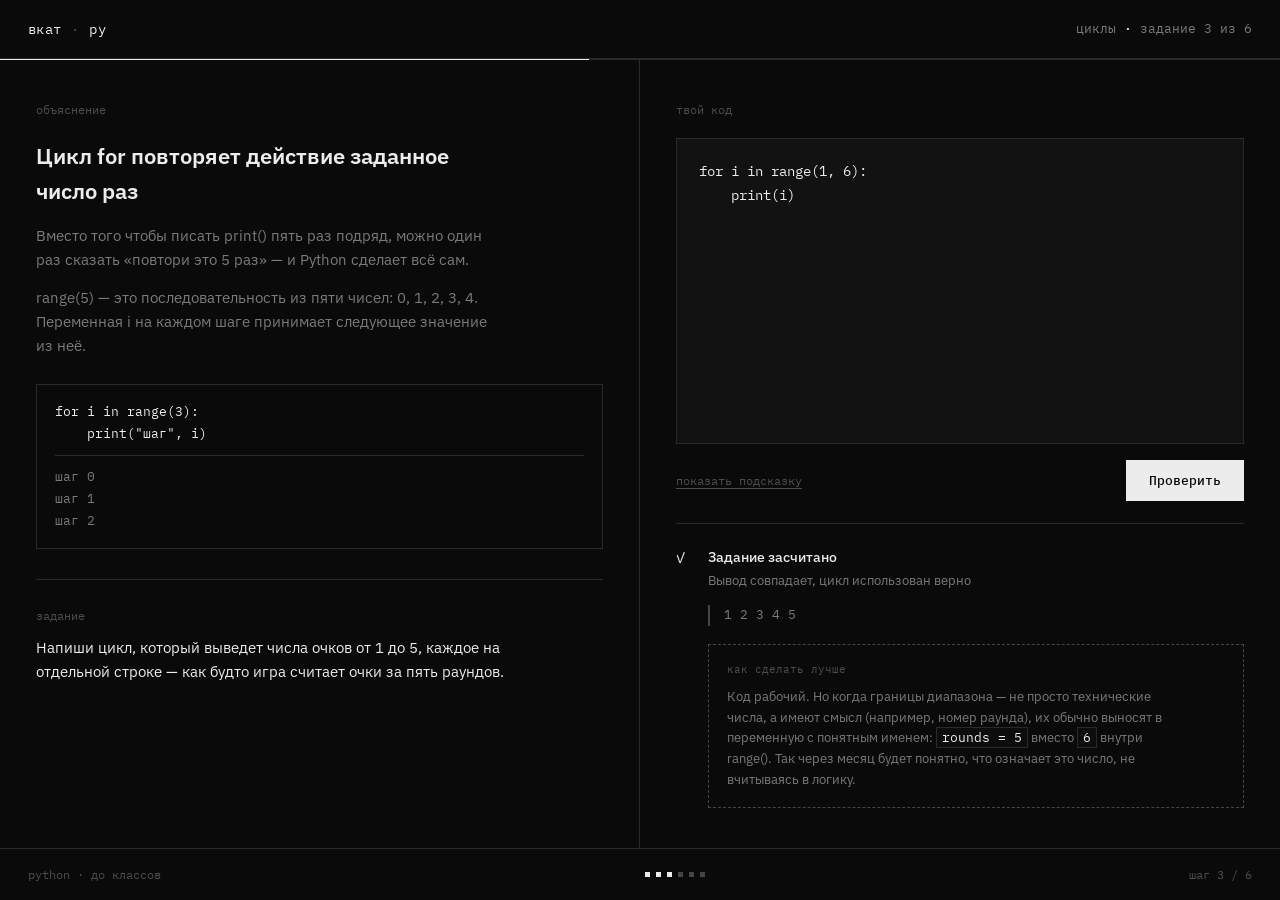
<file: lesson-mockup.html>
<!DOCTYPE html>
<html lang="ru">
<head>
<meta charset="UTF-8">
<meta name="viewport" content="width=device-width, initial-scale=1.0">
<title>вкат — циклы</title>
<link rel="preconnect" href="https://fonts.googleapis.com">
<link rel="preconnect" href="https://fonts.gstatic.com" crossorigin>
<link href="https://fonts.googleapis.com/css2?family=IBM+Plex+Sans:wght@400;500;600&family=IBM+Plex+Mono:wght@400;500;600&display=swap" rel="stylesheet">
<style>

  :root {
    --bg: #0a0a0a;
    --bg-panel: #121212;
    --bg-panel-alt: #0d0d0d;
    --text: #ececec;
    --text-muted: #7a7a7a;
    --text-dim: #4d4d4d;
    --border: #2a2a2a;
    --border-strong: #454545;
    --fill: #ececec;
    --fill-text: #0a0a0a;
    --font-sans: 'IBM Plex Sans', -apple-system, sans-serif;
    --font-mono: 'IBM Plex Mono', 'Courier New', monospace;
  }

  /* This design intentionally ignores system light/dark preference —
     it is a fixed dark IDE-style identity, like a code editor theme. */
  @media (prefers-color-scheme: light) {
    :root { --bg: #0a0a0a; --bg-panel: #121212; --text: #ececec; }
  }

  * { box-sizing: border-box; margin: 0; padding: 0; }

  html, body {
    background: var(--bg);
    color: var(--text);
    font-family: var(--font-sans);
    font-size: 15px;
    line-height: 1.6;
    -webkit-font-smoothing: antialiased;
  }

  body {
    min-height: 100vh;
    display: flex;
    flex-direction: column;
  }

  /* ---------- Top bar ---------- */

  .topbar {
    display: flex;
    align-items: center;
    justify-content: space-between;
    padding: 18px 28px;
    border-bottom: 1px solid var(--border);
    flex-wrap: wrap;
    gap: 12px;
  }

  .mark {
    font-family: var(--font-mono);
    font-size: 14px;
    letter-spacing: 0.02em;
    color: var(--text);
    display: flex;
    align-items: baseline;
    gap: 10px;
  }

  .mark .dot {
    color: var(--text-dim);
  }

  .breadcrumb {
    font-family: var(--font-mono);
    font-size: 13px;
    color: var(--text-muted);
  }

  .breadcrumb b {
    color: var(--text);
    font-weight: 500;
  }

  .progress-track {
    width: 100%;
    height: 1px;
    background: var(--border);
    position: relative;
  }

  .progress-fill {
    position: absolute;
    top: 0; left: 0;
    height: 1px;
    width: 46%;
    background: var(--text);
  }

  /* ---------- Main two-pane layout ---------- */

  .main {
    flex: 1;
    display: grid;
    grid-template-columns: 1fr 1fr;
    min-height: 0;
  }

  @media (max-width: 860px) {
    .main { grid-template-columns: 1fr; }
  }

  .pane {
    padding: 40px 36px;
  }

  .pane-explain {
    border-right: 1px solid var(--border);
  }

  @media (max-width: 860px) {
    .pane-explain { border-right: none; border-bottom: 1px solid var(--border); }
  }

  .pane-label {
    font-family: var(--font-mono);
    font-size: 12px;
    color: var(--text-dim);
    margin-bottom: 18px;
  }

  .pane-explain h1 {
    font-size: 22px;
    font-weight: 600;
    margin-bottom: 16px;
    max-width: 34ch;
  }

  .pane-explain p {
    color: var(--text-muted);
    max-width: 52ch;
    margin-bottom: 14px;
  }

  .pane-explain p:last-of-type {
    margin-bottom: 26px;
  }

  .example {
    border: 1px solid var(--border);
    padding: 16px 18px;
    font-family: var(--font-mono);
    font-size: 13px;
    color: var(--text);
    line-height: 1.7;
    white-space: pre;
    overflow-x: auto;
  }

  .example .out {
    color: var(--text-muted);
    display: block;
    margin-top: 10px;
    padding-top: 10px;
    border-top: 1px solid var(--border);
  }

  .task {
    margin-top: 30px;
    padding-top: 26px;
    border-top: 1px solid var(--border);
  }

  .task-label {
    font-family: var(--font-mono);
    font-size: 12px;
    color: var(--text-dim);
    margin-bottom: 10px;
  }

  .task p {
    color: var(--text);
    max-width: 52ch;
  }

  /* ---------- Code editor pane ---------- */

  .pane-code {
    display: flex;
    flex-direction: column;
  }

  .editor {
    flex: 1;
    background: var(--bg-panel);
    border: 1px solid var(--border);
    font-family: var(--font-mono);
    font-size: 14px;
    line-height: 1.75;
    color: var(--text);
    padding: 20px 22px;
    resize: none;
    outline: none;
    min-height: 220px;
  }

  .editor:focus {
    border-color: var(--border-strong);
  }

  .editor-footer {
    display: flex;
    align-items: center;
    justify-content: space-between;
    margin-top: 16px;
  }

  .hint-toggle {
    font-family: var(--font-mono);
    font-size: 12px;
    color: var(--text-dim);
    background: none;
    border: none;
    cursor: pointer;
    text-decoration: underline;
    text-underline-offset: 3px;
    padding: 0;
  }

  .hint-toggle:hover { color: var(--text-muted); }

  .btn-run {
    font-family: var(--font-mono);
    font-size: 13px;
    background: var(--fill);
    color: var(--fill-text);
    border: 1px solid var(--fill);
    padding: 11px 22px;
    cursor: pointer;
    font-weight: 500;
  }

  .btn-run:hover { background: #d8d8d8; }
  .btn-run:focus-visible { outline: 2px solid var(--text); outline-offset: 3px; }

  /* ---------- Result zone ---------- */

  .result {
    margin-top: 22px;
    border-top: 1px solid var(--border);
    padding-top: 22px;
  }

  .result-row {
    display: flex;
    align-items: flex-start;
    gap: 12px;
    margin-bottom: 4px;
  }

  .result-mark {
    font-family: var(--font-mono);
    font-size: 15px;
    width: 20px;
    flex-shrink: 0;
  }

  .result-mark.ok { color: var(--text); }

  .result-title {
    font-weight: 500;
    font-size: 14px;
  }

  .result-sub {
    color: var(--text-muted);
    font-size: 13px;
    margin-top: 2px;
  }

  .console {
    margin-top: 14px;
    margin-left: 32px;
    font-family: var(--font-mono);
    font-size: 13px;
    color: var(--text-muted);
    border-left: 2px solid var(--border-strong);
    padding-left: 14px;
  }

  .improve {
    margin-top: 18px;
    margin-left: 32px;
    padding: 16px 18px;
    border: 1px dashed var(--border-strong);
  }

  .improve-label {
    font-family: var(--font-mono);
    font-size: 11px;
    color: var(--text-dim);
    margin-bottom: 8px;
  }

  .improve p {
    font-size: 13px;
    color: var(--text-muted);
    max-width: 56ch;
  }

  .improve code {
    font-family: var(--font-mono);
    color: var(--text);
    background: var(--bg-panel-alt);
    padding: 1px 5px;
    border: 1px solid var(--border);
  }

  /* ---------- Bottom nav ---------- */

  .bottombar {
    display: flex;
    align-items: center;
    justify-content: space-between;
    padding: 16px 28px;
    border-top: 1px solid var(--border);
    font-family: var(--font-mono);
    font-size: 12px;
    color: var(--text-dim);
  }

  .step-dots {
    display: flex;
    gap: 6px;
  }

  .step-dots span {
    width: 5px;
    height: 5px;
    background: var(--border-strong);
  }

  .step-dots span.done {
    background: var(--text);
  }

</style>
</head>
<body>

  <div class="topbar">
    <div class="mark">вкат<span class="dot">·</span>py</div>
    <div class="breadcrumb">циклы <b>·</b> задание 3 из 6</div>
  </div>
  <div class="progress-track"><div class="progress-fill"></div></div>

  <div class="main">

    <div class="pane pane-explain">
      <div class="pane-label">объяснение</div>
      <h1>Цикл for повторяет действие заданное число раз</h1>
      <p>Вместо того чтобы писать print() пять раз подряд, можно один раз сказать «повтори это 5 раз» — и Python сделает всё сам.</p>
      <p>range(5) — это последовательность из пяти чисел: 0, 1, 2, 3, 4. Переменная i на каждом шаге принимает следующее значение из неё.</p>

      <div class="example">for i in range(3):
    print("шаг", i)
<span class="out">шаг 0
шаг 1
шаг 2</span></div>

      <div class="task">
        <div class="task-label">задание</div>
        <p>Напиши цикл, который выведет числа очков от 1 до 5, каждое на отдельной строке — как будто игра считает очки за пять раундов.</p>
      </div>
    </div>

    <div class="pane pane-code">
      <div class="pane-label">твой код</div>
      <textarea class="editor" spellcheck="false">for i in range(1, 6):
    print(i)</textarea>

      <div class="editor-footer">
        <button class="hint-toggle">показать подсказку</button>
        <button class="btn-run">Проверить</button>
      </div>

      <div class="result">
        <div class="result-row">
          <span class="result-mark ok">✓</span>
          <div>
            <div class="result-title">Задание засчитано</div>
            <div class="result-sub">Вывод совпадает, цикл использован верно</div>
          </div>
        </div>

        <div class="console">1
2
3
4
5</div>

        <div class="improve">
          <div class="improve-label">как сделать лучше</div>
          <p>Код рабочий. Но когда границы диапазона — не просто технические числа, а имеют смысл (например, номер раунда), их обычно выносят в переменную с понятным именем: <code>rounds = 5</code> вместо <code>6</code> внутри range(). Так через месяц будет понятно, что означает это число, не вчитываясь в логику.</p>
        </div>
      </div>
    </div>

  </div>

  <div class="bottombar">
    <span>python · до классов</span>
    <div class="step-dots">
      <span class="done"></span><span class="done"></span><span class="done"></span>
      <span></span><span></span><span></span>
    </div>
    <span>шаг 3 / 6</span>
  </div>

</body>
</html>
</file>
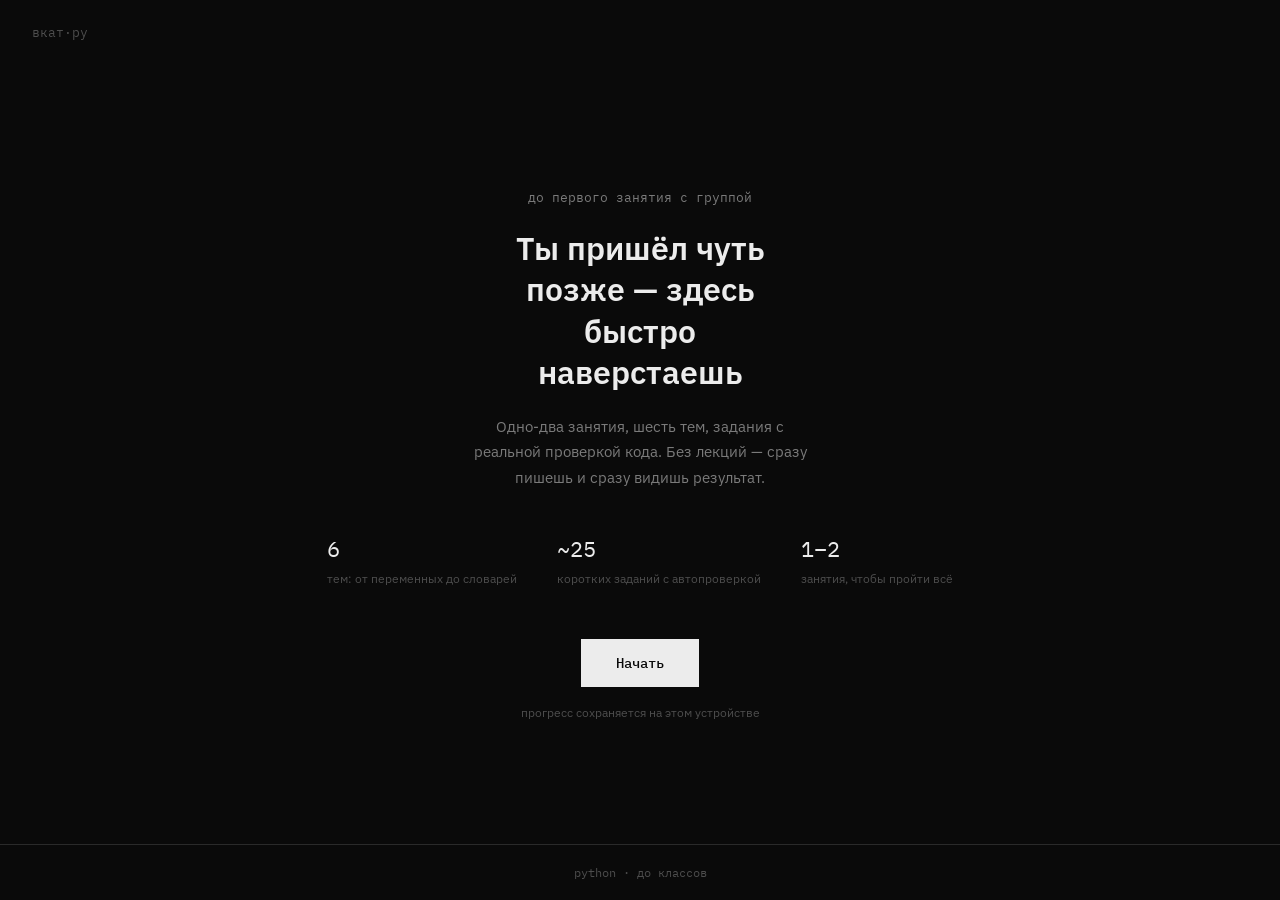
<file: start-mockup.html>
<!DOCTYPE html>
<html lang="ru">
<head>
<meta charset="UTF-8">
<meta name="viewport" content="width=device-width, initial-scale=1.0">
<title>вкат.py — старт</title>
<link rel="preconnect" href="https://fonts.googleapis.com">
<link rel="preconnect" href="https://fonts.gstatic.com" crossorigin>
<link href="https://fonts.googleapis.com/css2?family=IBM+Plex+Sans:wght@400;500;600&family=IBM+Plex+Mono:wght@400;500;600&display=swap" rel="stylesheet">
<style>

  :root {
    --bg: #0a0a0a;
    --bg-panel: #121212;
    --text: #ececec;
    --text-muted: #7a7a7a;
    --text-dim: #4d4d4d;
    --border: #2a2a2a;
    --border-strong: #454545;
    --fill: #ececec;
    --fill-text: #0a0a0a;
    --font-sans: 'IBM Plex Sans', -apple-system, sans-serif;
    --font-mono: 'IBM Plex Mono', 'Courier New', monospace;
  }

  @media (prefers-color-scheme: light) {
    :root { --bg: #0a0a0a; --text: #ececec; }
  }

  * { box-sizing: border-box; margin: 0; padding: 0; }

  html, body {
    background: var(--bg);
    color: var(--text);
    font-family: var(--font-sans);
    -webkit-font-smoothing: antialiased;
  }

  body {
    min-height: 100vh;
    display: flex;
    flex-direction: column;
  }

  .topbar {
    padding: 24px 32px;
    font-family: var(--font-mono);
    font-size: 13px;
    color: var(--text-dim);
  }

  .center {
    flex: 1;
    display: flex;
    flex-direction: column;
    align-items: center;
    justify-content: center;
    text-align: center;
    padding: 40px 24px;
  }

  .kicker {
    font-family: var(--font-mono);
    font-size: 13px;
    color: var(--text-muted);
    margin-bottom: 22px;
  }

  h1 {
    font-size: 32px;
    font-weight: 600;
    max-width: 15ch;
    line-height: 1.3;
    margin-bottom: 20px;
  }

  .sub {
    color: var(--text-muted);
    font-size: 15px;
    max-width: 38ch;
    line-height: 1.7;
    margin-bottom: 44px;
  }

  .facts {
    display: flex;
    gap: 40px;
    margin-bottom: 52px;
    flex-wrap: wrap;
    justify-content: center;
  }

  .fact {
    text-align: left;
  }

  .fact .n {
    font-family: var(--font-mono);
    font-size: 22px;
    display: block;
    margin-bottom: 4px;
  }

  .fact .l {
    font-size: 12px;
    color: var(--text-dim);
    max-width: 14ch;
  }

  .btn-start {
    font-family: var(--font-mono);
    font-size: 14px;
    background: var(--fill);
    color: var(--fill-text);
    border: 1px solid var(--fill);
    padding: 14px 34px;
    cursor: pointer;
    font-weight: 500;
  }

  .btn-start:hover { background: #d8d8d8; }
  .btn-start:focus-visible { outline: 2px solid var(--text); outline-offset: 3px; }

  .note {
    margin-top: 18px;
    font-size: 12px;
    color: var(--text-dim);
  }

  .bottombar {
    padding: 20px 32px;
    text-align: center;
    font-family: var(--font-mono);
    font-size: 12px;
    color: var(--text-dim);
    border-top: 1px solid var(--border);
  }

</style>
</head>
<body>

  <div class="topbar">вкат·py</div>

  <div class="center">
    <div class="kicker">до первого занятия с группой</div>
    <h1>Ты пришёл чуть позже — здесь быстро наверстаешь</h1>
    <p class="sub">Одно-два занятия, шесть тем, задания с реальной проверкой кода. Без лекций — сразу пишешь и сразу видишь результат.</p>

    <div class="facts">
      <div class="fact">
        <span class="n">6</span>
        <span class="l">тем: от переменных до словарей</span>
      </div>
      <div class="fact">
        <span class="n">~25</span>
        <span class="l">коротких заданий с автопроверкой</span>
      </div>
      <div class="fact">
        <span class="n">1–2</span>
        <span class="l">занятия, чтобы пройти всё</span>
      </div>
    </div>

    <button class="btn-start">Начать</button>
    <div class="note">прогресс сохраняется на этом устройстве</div>
  </div>

  <div class="bottombar">python · до классов</div>

</body>
</html>
</file>
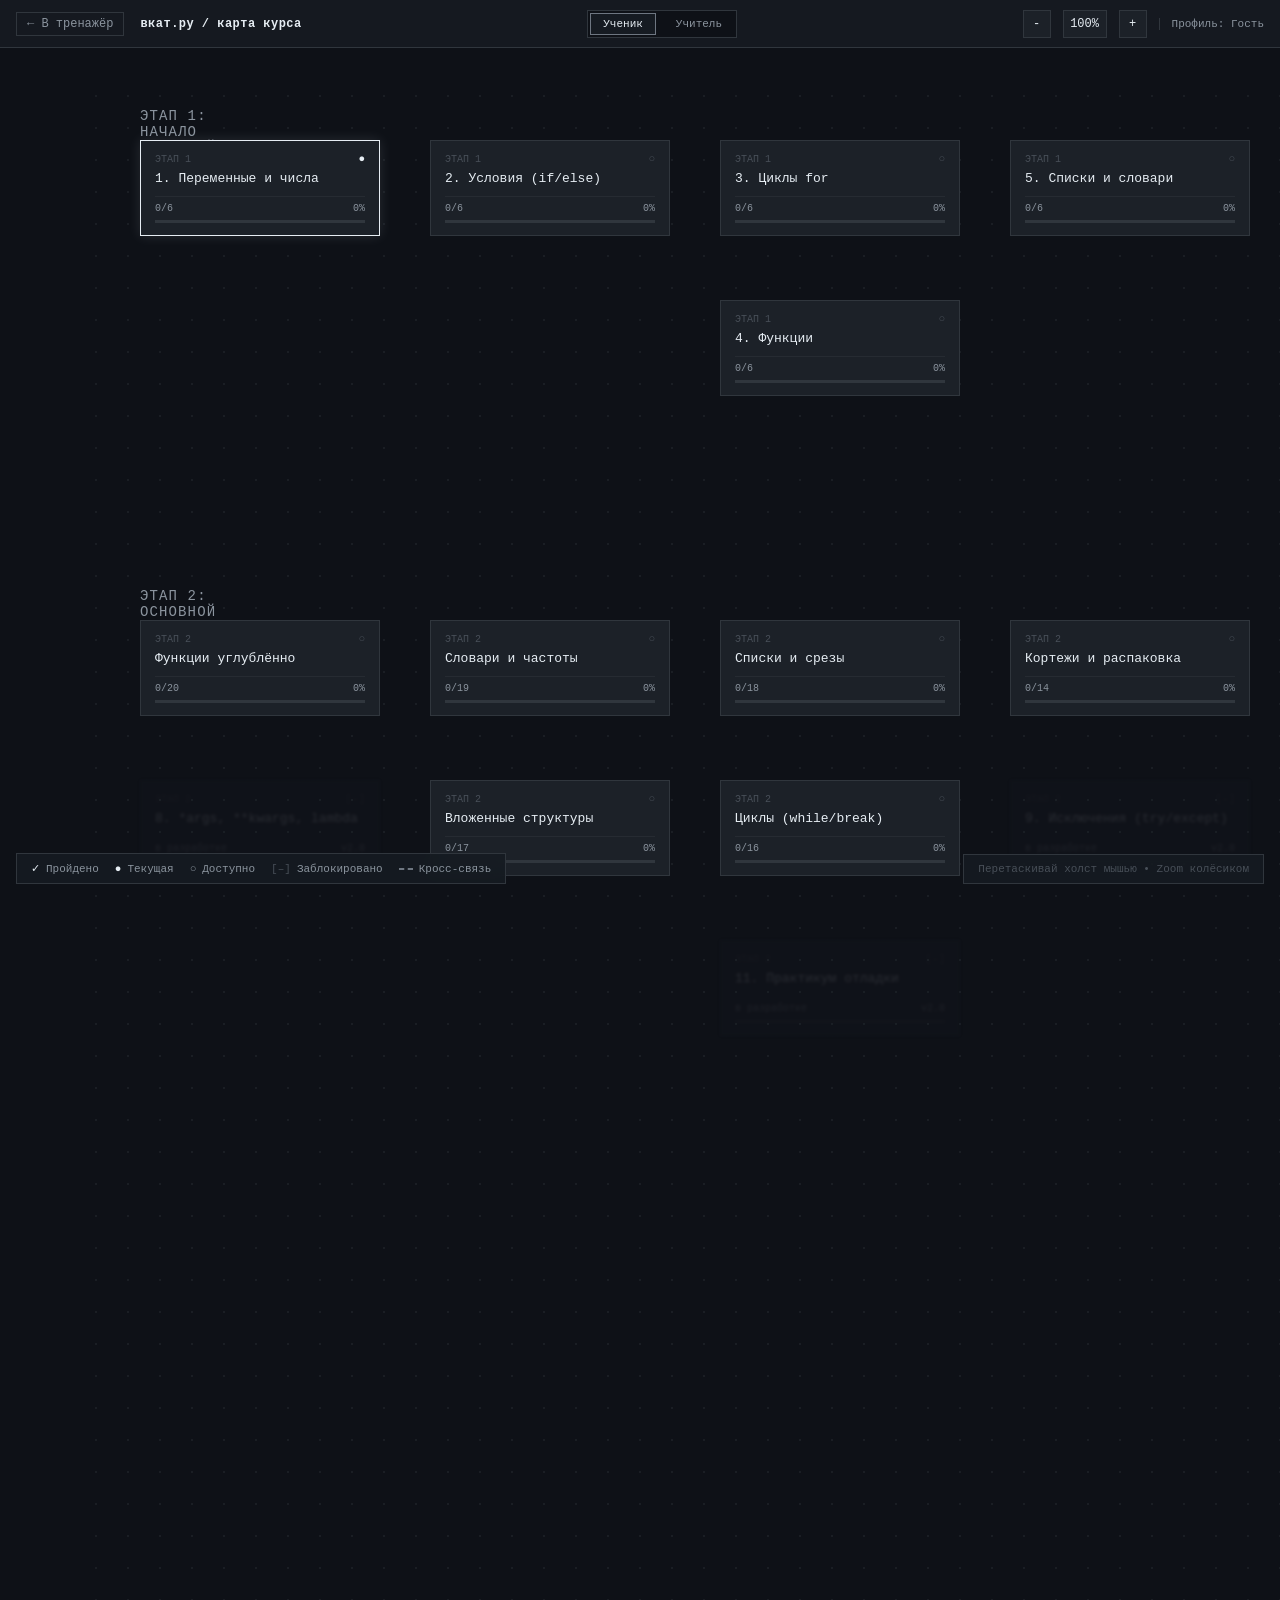
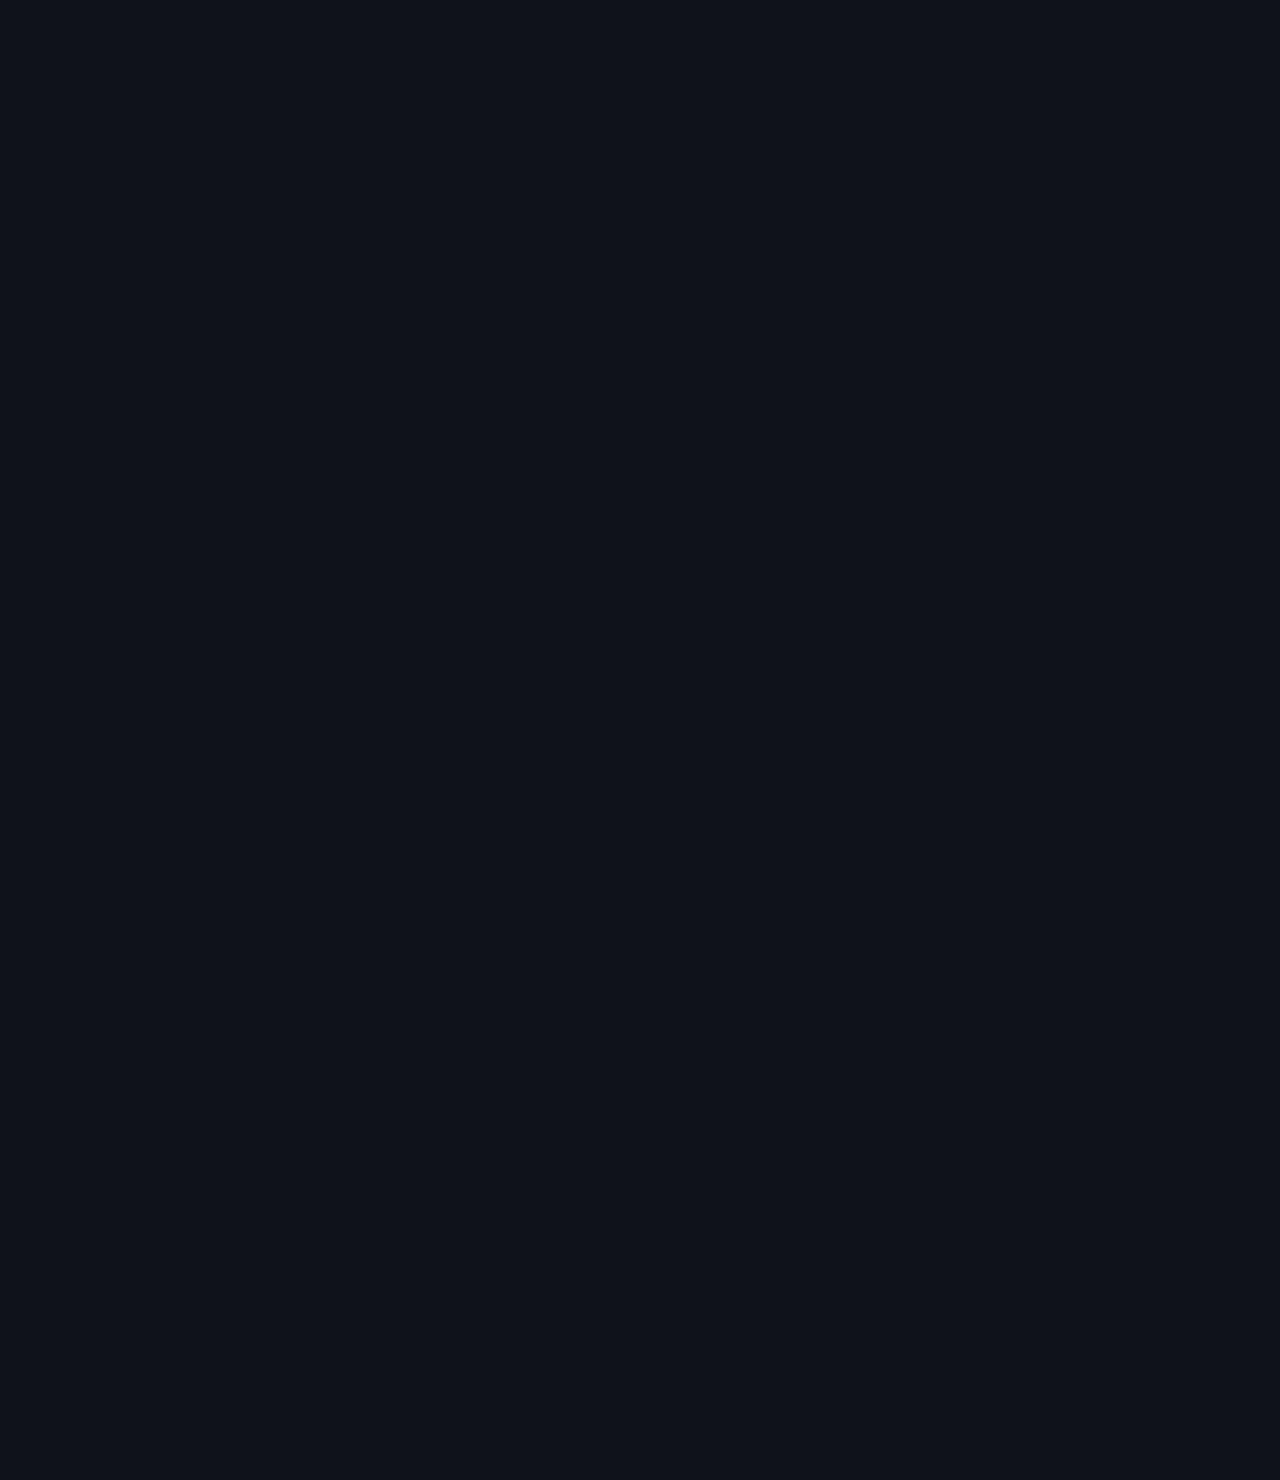
<file: AI-PROMPTS/course-map.backup.html>
<!DOCTYPE html>
<html lang="ru">
<head>
  <meta charset="UTF-8">
  <meta name="viewport" content="width=device-width, initial-scale=1.0">
  <title>вкат.py — интерактивная карта курса</title>
  <style>
    @import url('../app/fonts.css');

    :root {
      --bg-app: #0e1117;
      --bg-panel: #161b22;
      --bg-card: #1c2128;
      --bg-card-hover: #22272e;
      --border: #30363d;
      --border-strong: #6e7681;
      --border-accent: #f0f6fc;
      --text-main: #e6edf3;
      --text-muted: #8b949e;
      --text-dim: #484f58;
      --font-mono: 'JetBrains Mono', 'Fira Code', monospace;
      --font-sans: 'Inter', system-ui, -apple-system, sans-serif;
    }

    * {
      box-sizing: border-box;
      margin: 0;
      padding: 0;
    }

    body {
      background: var(--bg-app);
      color: var(--text-main);
      font-family: var(--font-sans);
      width: 100vw;
      height: 100vh;
      overflow: hidden;
      user-select: none;
    }

    /* Верхняя панель управления */
    .top-bar {
      position: absolute;
      top: 0;
      left: 0;
      right: 0;
      height: 48px;
      background: rgba(22, 27, 34, 0.92);
      backdrop-filter: blur(8px);
      border-bottom: 1px solid var(--border);
      display: flex;
      align-items: center;
      justify-content: space-between;
      padding: 0 16px;
      z-index: 100;
      font-family: var(--font-mono);
      font-size: 12px;
    }

    .top-left {
      display: flex;
      align-items: center;
      gap: 16px;
    }

    .back-btn {
      color: var(--text-muted);
      text-decoration: none;
      border: 1px solid var(--border);
      padding: 4px 10px;
      transition: all 0.15s;
    }
    .back-btn:hover {
      color: var(--text-main);
      border-color: var(--border-strong);
    }

    .brand {
      color: var(--text-main);
      font-weight: 600;
      letter-spacing: 0.04em;
    }

    .top-center {
      display: flex;
      align-items: center;
      gap: 8px;
      background: var(--bg-app);
      border: 1px solid var(--border);
      padding: 2px;
    }

    .mode-btn {
      background: transparent;
      border: none;
      color: var(--text-muted);
      font-family: var(--font-mono);
      font-size: 11px;
      padding: 4px 12px;
      cursor: pointer;
      transition: all 0.15s;
    }
    .mode-btn.active {
      background: var(--bg-panel);
      color: var(--text-main);
      border: 1px solid var(--border-strong);
    }

    .top-right {
      display: flex;
      align-items: center;
      gap: 12px;
    }

    .zoom-btn {
      background: var(--bg-card);
      border: 1px solid var(--border);
      color: var(--text-main);
      font-family: var(--font-mono);
      font-size: 12px;
      width: 28px;
      height: 28px;
      display: flex;
      align-items: center;
      justify-content: center;
      cursor: pointer;
    }
    .zoom-btn:hover {
      border-color: var(--border-strong);
    }

    .student-badge {
      color: var(--text-muted);
      font-size: 11px;
      border-left: 1px solid var(--border);
      padding-left: 12px;
    }

    /* Холст графа */
    #viewport {
      width: 100vw;
      height: 100vh;
      cursor: grab;
      position: relative;
    }
    #viewport.dragging {
      cursor: grabbing;
    }

    #canvas {
      position: absolute;
      top: 0;
      left: 0;
      transform-origin: 0 0;
      will-change: transform;
    }

    /* Фоновая сетка терминала */
    .grid-bg {
      position: absolute;
      width: 4000px;
      height: 3000px;
      background-image:
        radial-gradient(var(--border) 1px, transparent 1px);
      background-size: 32px 32px;
      opacity: 0.35;
      pointer-events: none;
    }

    /* SVG для ребер */
    #edges-svg {
      position: absolute;
      top: 0;
      left: 0;
      width: 4000px;
      height: 3000px;
      pointer-events: none;
      z-index: 10;
    }

    .edge-linear {
      stroke: var(--border);
      stroke-width: 2px;
      fill: none;
      transition: stroke 0.2s;
    }
    .edge-linear.completed {
      stroke: var(--border-strong);
    }

    .edge-cross {
      stroke: var(--border-strong);
      stroke-width: 1.5px;
      stroke-dasharray: 4 4;
      fill: none;
      opacity: 0.6;
    }
    .edge-cross.completed {
      stroke: var(--text-muted);
      opacity: 0.9;
    }

    /* Карточки тем на холсте */
    .nodes-container {
      position: absolute;
      top: 0;
      left: 0;
      z-index: 20;
    }

    /* Заголовки этапов */
    .stage-section-label {
      position: absolute;
      font-family: var(--font-mono);
      font-size: 14px;
      text-transform: uppercase;
      letter-spacing: 0.08em;
      color: var(--text-muted);
      border-bottom: 1px solid var(--border);
      padding-bottom: 4px;
      pointer-events: none;
    }

    .node-card {
      position: absolute;
      width: 240px;
      background: var(--bg-card);
      border: 1px solid var(--border);
      padding: 12px 14px;
      font-family: var(--font-mono);
      cursor: pointer;
      transition: border-color 0.15s, background-color 0.15s, opacity 0.2s;
    }
    .node-card:hover {
      background: var(--bg-card-hover);
      border-color: var(--border-strong);
    }

    /* Состояния темы */
    .node-card.current {
      border: 1px solid var(--text-main);
      box-shadow: 0 0 12px rgba(230, 237, 243, 0.12);
    }

    .node-card.done {
      border-color: var(--border-strong);
    }

    .node-card.locked {
      opacity: 0.35;
      border-style: dashed;
      cursor: default;
    }
    .node-card.locked:hover {
      background: var(--bg-card);
      border-color: var(--border);
    }

    .node-card.fog {
      opacity: 0.12;
      filter: blur(1.5px);
      pointer-events: none;
    }

    .node-header {
      display: flex;
      justify-content: space-between;
      align-items: center;
      margin-bottom: 6px;
      font-size: 10px;
      color: var(--text-dim);
    }

    .node-status-icon {
      font-size: 11px;
    }
    .node-card.done .node-status-icon {
      color: var(--text-main);
    }
    .node-card.current .node-status-icon {
      color: var(--text-main);
    }

    .node-title {
      font-size: 13px;
      font-weight: 500;
      color: var(--text-main);
      margin-bottom: 8px;
      line-height: 1.3;
    }

    .node-footer {
      display: flex;
      justify-content: space-between;
      align-items: center;
      font-size: 10px;
      color: var(--text-muted);
      border-top: 1px solid rgba(48, 54, 61, 0.5);
      padding-top: 6px;
    }

    .node-progress-bar {
      height: 3px;
      background: var(--border);
      width: 100%;
      margin-top: 6px;
      position: relative;
    }
    .node-progress-fill {
      height: 100%;
      background: var(--border-strong);
      width: 0%;
      transition: width 0.3s;
    }
    .node-card.current .node-progress-fill {
      background: var(--text-main);
    }

    /* Подвал / Легенда */
    .bottom-legend {
      position: absolute;
      bottom: 16px;
      left: 16px;
      background: rgba(22, 27, 34, 0.9);
      border: 1px solid var(--border);
      padding: 8px 14px;
      font-family: var(--font-mono);
      font-size: 11px;
      color: var(--text-muted);
      display: flex;
      gap: 16px;
      z-index: 100;
      backdrop-filter: blur(6px);
    }
    .legend-item {
      display: flex;
      align-items: center;
      gap: 6px;
    }

    .hint-toast {
      position: absolute;
      bottom: 16px;
      right: 16px;
      background: rgba(22, 27, 34, 0.9);
      border: 1px solid var(--border);
      padding: 8px 14px;
      font-family: var(--font-mono);
      font-size: 11px;
      color: var(--text-dim);
      z-index: 100;
    }
  </style>
</head>
<body>

  <!-- Верхняя панель -->
  <header class="top-bar">
    <div class="top-left">
      <a href="../index.html" class="back-btn">&larr; В тренажёр</a>
      <span class="brand">вкат.py / карта курса</span>
    </div>

    <div class="top-center">
      <button class="mode-btn active" id="btn-mode-student" title="Режим ученика: туман войны для неизученного">Ученик</button>
      <button class="mode-btn" id="btn-mode-teacher" title="Режим учителя: полный граф всех тем и связей">Учитель</button>
    </div>

    <div class="top-right">
      <button class="zoom-btn" id="btn-zoom-out" title="Уменьшить">-</button>
      <button class="zoom-btn" id="btn-zoom-reset" title="Сбросить масштаб" style="width: 44px;">100%</button>
      <button class="zoom-btn" id="btn-zoom-in" title="Увеличить">+</button>
      <span class="student-badge" id="student-label">Профиль: Загрузка...</span>
    </div>
  </header>

  <!-- Интерактивный холст -->
  <main id="viewport">
    <div id="canvas">
      <div class="grid-bg"></div>
      <svg id="edges-svg">
        <defs>
          <marker id="arrow" viewBox="0 0 10 10" refX="8" refY="5" markerWidth="6" markerHeight="6" orient="auto">
            <path d="M 0 1 L 10 5 L 0 9 z" fill="#6e7681" />
          </marker>
          <marker id="arrow-linear" viewBox="0 0 10 10" refX="8" refY="5" markerWidth="6" markerHeight="6" orient="auto">
            <path d="M 0 1 L 10 5 L 0 9 z" fill="#30363d" />
          </marker>
        </defs>
      </svg>
      <div class="nodes-container" id="nodes-container"></div>
    </div>
  </main>

  <!-- Легенда -->
  <footer class="bottom-legend">
    <div class="legend-item"><span style="color: var(--text-main);">✓</span> Пройдено</div>
    <div class="legend-item"><span style="color: var(--text-main);">●</span> Текущая</div>
    <div class="legend-item"><span style="color: var(--text-muted);">○</span> Доступно</div>
    <div class="legend-item"><span style="color: var(--text-dim); font-family: var(--font-mono);">[–]</span> Заблокировано</div>
    <div class="legend-item"><span style="border-bottom: 2px dashed var(--border-strong); width: 14px; display: inline-block;"></span> Кросс-связь</div>
  </footer>

  <div class="hint-toast">
    Перетаскивай холст мышью &bull; Zoom колёсиком
  </div>

  <!-- Подключение конфигураций и данных -->
  <script src="../content/stages.js"></script>

  <script>
    (function() {
      // Реестр всех тем курса (включая темы на разработке)
      var ALL_TOPICS_METADATA = [
        // Этап 1: Начало
        { id: 'variables', stageId: 'start', title: '1. Переменные и числа', totalItems: 6, col: 0, row: 0 },
        { id: 'conditions', stageId: 'start', title: '2. Условия (if/else)', totalItems: 6, col: 1, row: 0 },
        { id: 'loops', stageId: 'start', title: '3. Циклы for', totalItems: 6, col: 2, row: 0 },
        { id: 'functions', stageId: 'start', title: '4. Функции', totalItems: 6, col: 2, row: 1 },
        { id: 'lists-dicts', stageId: 'start', title: '5. Списки и словари', totalItems: 6, col: 3, row: 0 },
        { id: 'strings', stageId: 'start', title: '6. Строки', totalItems: 6, col: 4, row: 0 },

        // Этап 2: Основной курс
        { id: 'l1_functions', stageId: 'core', title: 'Функции углублённо', totalItems: 20, col: 0, row: 3 },
        { id: 'l1_dicts', stageId: 'core', title: 'Словари и частоты', totalItems: 19, col: 1, row: 3 },
        { id: 'l1_lists', stageId: 'core', title: 'Списки и срезы', totalItems: 18, col: 2, row: 3 },
        { id: 'l1_tuples', stageId: 'core', title: 'Кортежи и распаковка', totalItems: 14, col: 3, row: 3 },
        { id: 'l1_strings', stageId: 'core', title: 'Строки и методы', totalItems: 18, col: 4, row: 3 },
        { id: 'l1_loops_adv', stageId: 'core', title: 'Циклы (while/break)', totalItems: 16, col: 2, row: 4 },
        { id: 'l1_nested_structures', stageId: 'core', title: 'Вложенные структуры', totalItems: 17, col: 1, row: 4 },

        // Перспективные темы v2.0 (для учителя)
        { id: 'l1_functions_adv', stageId: 'core_future', title: '8. *args, **kwargs, lambda', totalItems: 18, col: 0, row: 4, planned: true },
        { id: 'l1_exceptions', stageId: 'core_future', title: '9. Исключения (try/except)', totalItems: 16, col: 3, row: 4, planned: true },
        { id: 'l1_modules_stdlib', stageId: 'core_future', title: '10. Модули и stdlib', totalItems: 16, col: 4, row: 4, planned: true },
        { id: 'l1_algorithms_lab', stageId: 'core_future', title: '11. Практикум отладки', totalItems: 15, col: 2, row: 5, planned: true }
      ];

      var links = window.COURSE_TOPIC_LINKS || {};

      // Состояние Canvas
      var scale = 1.0;
      var panX = 80;
      var panY = 80;
      var isDragging = false;
      var startX = 0;
      var startY = 0;
      var currentMode = 'student'; // 'student' | 'teacher'

      // Прогресс ученика
      var completedMap = {};
      var activeTopicId = 'variables';

      function loadStudentProgress() {
        try {
          var activeId = localStorage.getItem('vkat_active_profile');
          if (activeId) {
            var raw = localStorage.getItem('vkat_p:' + activeId);
            if (raw) {
              var data = JSON.parse(raw);
              if (data.completed && Array.isArray(data.completed)) {
                data.completed.forEach(function(taskId) {
                  completedMap[taskId] = true;
                });
              }
              if (data.position && data.position.topicId) {
                activeTopicId = data.position.topicId;
              }
              document.getElementById('student-label').textContent = 'Профиль: ' + (data.name || activeId);
              return;
            }
          }
        } catch (e) {
          console.warn('Не удалось загрузить прогресс:', e);
        }
        document.getElementById('student-label').textContent = 'Профиль: Гость';
      }

      loadStudentProgress();

      var viewport = document.getElementById('viewport');
      var canvas = document.getElementById('canvas');
      var nodesContainer = document.getElementById('nodes-container');
      var edgesSvg = document.getElementById('edges-svg');

      function updateTransform() {
        canvas.style.transform = 'translate(' + panX + 'px, ' + panY + 'px) scale(' + scale + ')';
      }

      // Перетаскивание (Pan)
      viewport.addEventListener('mousedown', function(e) {
        if (e.target.closest('.node-card')) return;
        isDragging = true;
        viewport.classList.add('dragging');
        startX = e.clientX - panX;
        startY = e.clientY - panY;
      });

      window.addEventListener('mousemove', function(e) {
        if (!isDragging) return;
        panX = e.clientX - startX;
        panY = e.clientY - startY;
        updateTransform();
      });

      window.addEventListener('mouseup', function() {
        isDragging = false;
        viewport.classList.remove('dragging');
      });

      // Зум колёсиком (Zoom)
      viewport.addEventListener('wheel', function(e) {
        e.preventDefault();
        var zoomFactor = e.deltaY < 0 ? 1.08 : 0.92;
        var newScale = Math.min(Math.max(scale * zoomFactor, 0.4), 2.2);

        var rect = viewport.getBoundingClientRect();
        var mouseX = e.clientX - rect.left;
        var mouseY = e.clientY - rect.top;

        panX = mouseX - (mouseX - panX) * (newScale / scale);
        panY = mouseY - (mouseY - panY) * (newScale / scale);
        scale = newScale;
        updateTransform();
      }, { passive: false });

      // Кнопки зума
      document.getElementById('btn-zoom-in').onclick = function() {
        scale = Math.min(scale * 1.15, 2.2);
        updateTransform();
      };
      document.getElementById('btn-zoom-out').onclick = function() {
        scale = Math.max(scale * 0.85, 0.4);
        updateTransform();
      };
      document.getElementById('btn-zoom-reset').onclick = function() {
        scale = 1.0;
        panX = 80;
        panY = 80;
        updateTransform();
      };

      // Переключение режимов
      var btnStudent = document.getElementById('btn-mode-student');
      var btnTeacher = document.getElementById('btn-mode-teacher');

      btnStudent.onclick = function() {
        currentMode = 'student';
        btnStudent.classList.add('active');
        btnTeacher.classList.remove('active');
        renderGraph();
      };

      btnTeacher.onclick = function() {
        currentMode = 'teacher';
        btnTeacher.classList.add('active');
        btnStudent.classList.remove('active');
        renderGraph();
      };

      // Координаты размещения нод
      var COL_WIDTH = 290;
      var ROW_HEIGHT = 160;
      var ORIGIN_X = 60;
      var ORIGIN_Y = 60;

      function getNodeCoords(t) {
        return {
          x: ORIGIN_X + t.col * COL_WIDTH,
          y: ORIGIN_Y + t.row * ROW_HEIGHT,
          w: 240,
          h: 110
        };
      }

      function renderGraph() {
        nodesContainer.innerHTML = '';
        edgesSvg.innerHTML = '<defs>' +
          '<marker id="arrow" viewBox="0 0 10 10" refX="8" refY="5" markerWidth="6" markerHeight="6" orient="auto"><path d="M 0 1 L 10 5 L 0 9 z" fill="#8b949e" /></marker>' +
          '<marker id="arrow-dim" viewBox="0 0 10 10" refX="8" refY="5" markerWidth="6" markerHeight="6" orient="auto"><path d="M 0 1 L 10 5 L 0 9 z" fill="#484f58" /></marker>' +
        '</defs>';

        // Заголовки секций
        var stage1Title = document.createElement('div');
        stage1Title.className = 'stage-section-label';
        stage1Title.style.left = ORIGIN_X + 'px';
        stage1Title.style.top = (ORIGIN_Y - 32) + 'px';
        stage1Title.textContent = 'Этап 1: Начало (Базовый синтаксис)';
        nodesContainer.appendChild(stage1Title);

        var stage2Title = document.createElement('div');
        stage2Title.className = 'stage-section-label';
        stage2Title.style.left = ORIGIN_X + 'px';
        stage2Title.style.top = (ORIGIN_Y + 3 * ROW_HEIGHT - 32) + 'px';
        stage2Title.textContent = 'Этап 2: Основной курс (Практика и глубина)';
        nodesContainer.appendChild(stage2Title);

        var topicCoordsMap = {};

        // Рендер нод
        ALL_TOPICS_METADATA.forEach(function(t) {
          var coords = getNodeCoords(t);
          topicCoordsMap[t.id] = coords;

          // Расчёт статуса
          var isCurrent = (t.id === activeTopicId);
          var isDone = false;
          var isPlanned = !!t.planned;

          // Подсчёт выполненных шагов (примерный, исходя из префикса ID)
          var doneCount = 0;
          Object.keys(completedMap).forEach(function(k) {
            if (k.indexOf(t.id) !== -1 || (t.id === 'l1_functions' && k.indexOf('l1_fn_') !== -1) ||
                (t.id === 'l1_dicts' && k.indexOf('l1_dict_') !== -1) ||
                (t.id === 'l1_nested_structures' && k.indexOf('l1_nest_') !== -1)) {
              doneCount++;
            }
          });

          if (doneCount >= t.totalItems && t.totalItems > 0) {
            isDone = true;
          }

          var card = document.createElement('div');
          card.className = 'node-card';
          card.style.left = coords.x + 'px';
          card.style.top = coords.y + 'px';

          var statusClass = '';
          var icon = '○';

          if (isDone) {
            statusClass = 'done';
            icon = '✓';
          } else if (isCurrent) {
            statusClass = 'current';
            icon = '●';
          } else if (isPlanned) {
            statusClass = 'locked';
            icon = '[–]';
          }

          // Режим ученика: туман войны для неначатого
          if (currentMode === 'student' && isPlanned) {
            statusClass += ' fog';
          }

          if (statusClass) {
            card.className += ' ' + statusClass;
          }

          var progressPercent = t.totalItems > 0 ? Math.min(100, Math.round((doneCount / t.totalItems) * 100)) : 0;

          card.innerHTML =
            '<div class="node-header">' +
              '<span>' + (t.stageId === 'start' ? 'ЭТАП 1' : 'ЭТАП 2') + '</span>' +
              '<span class="node-status-icon">' + icon + '</span>' +
            '</div>' +
            '<div class="node-title">' + t.title + '</div>' +
            '<div class="node-footer">' +
              '<span>' + (isPlanned ? 'в разработке' : (isDone ? 'пройдено' : doneCount + '/' + t.totalItems)) + '</span>' +
              '<span>' + (isPlanned ? 'v2.0' : progressPercent + '%') + '</span>' +
            '</div>' +
            '<div class="node-progress-bar">' +
              '<div class="node-progress-fill" style="width: ' + progressPercent + '%;"></div>' +
            '</div>';

          card.onclick = function() {
            if (!isPlanned) {
              window.location.href = '../index.html?topic=' + t.id;
            }
          };

          nodesContainer.appendChild(card);
        });

        // Рендер рёбер
        Object.keys(links).forEach(function(targetId) {
          var targetCoords = topicCoordsMap[targetId];
          if (!targetCoords) return;

          var sources = links[targetId] || [];
          sources.forEach(function(srcId) {
            var srcCoords = topicCoordsMap[srcId];
            if (!srcCoords) return;

            // Точки соединения: от правого/нижнего края к левому/верхнему
            var startX = srcCoords.x + srcCoords.w;
            var startY = srcCoords.y + srcCoords.h / 2;
            var endX = targetCoords.x;
            var endY = targetCoords.y + targetCoords.h / 2;

            // Если соединение сверху вниз
            if (targetCoords.y > srcCoords.y + srcCoords.h) {
              startX = srcCoords.x + srcCoords.w / 2;
              startY = srcCoords.y + srcCoords.h;
              endX = targetCoords.x + targetCoords.w / 2;
              endY = targetCoords.y;
            }

            var dx = endX - startX;
            var dy = endY - startY;
            var cx1 = startX + dx * 0.4;
            var cy1 = startY;
            var cx2 = startX + dx * 0.6;
            var cy2 = endY;

            var d = 'M ' + startX + ' ' + startY + ' C ' + cx1 + ' ' + cy1 + ', ' + cx2 + ' ' + cy2 + ', ' + endX + ' ' + endY;

            var path = document.createElementNS('http://www.w3.org/2000/svg', 'path');
            path.setAttribute('d', d);

            var isCross = (targetCoords.row !== srcCoords.row);
            path.setAttribute('class', isCross ? 'edge-cross' : 'edge-linear');
            path.setAttribute('marker-end', isCross ? 'url(#arrow)' : 'url(#arrow-dim)');

            edgesSvg.appendChild(path);
          });
        });
      }

      renderGraph();
      updateTransform();
    })();
  </script>
</body>
</html>
</file>
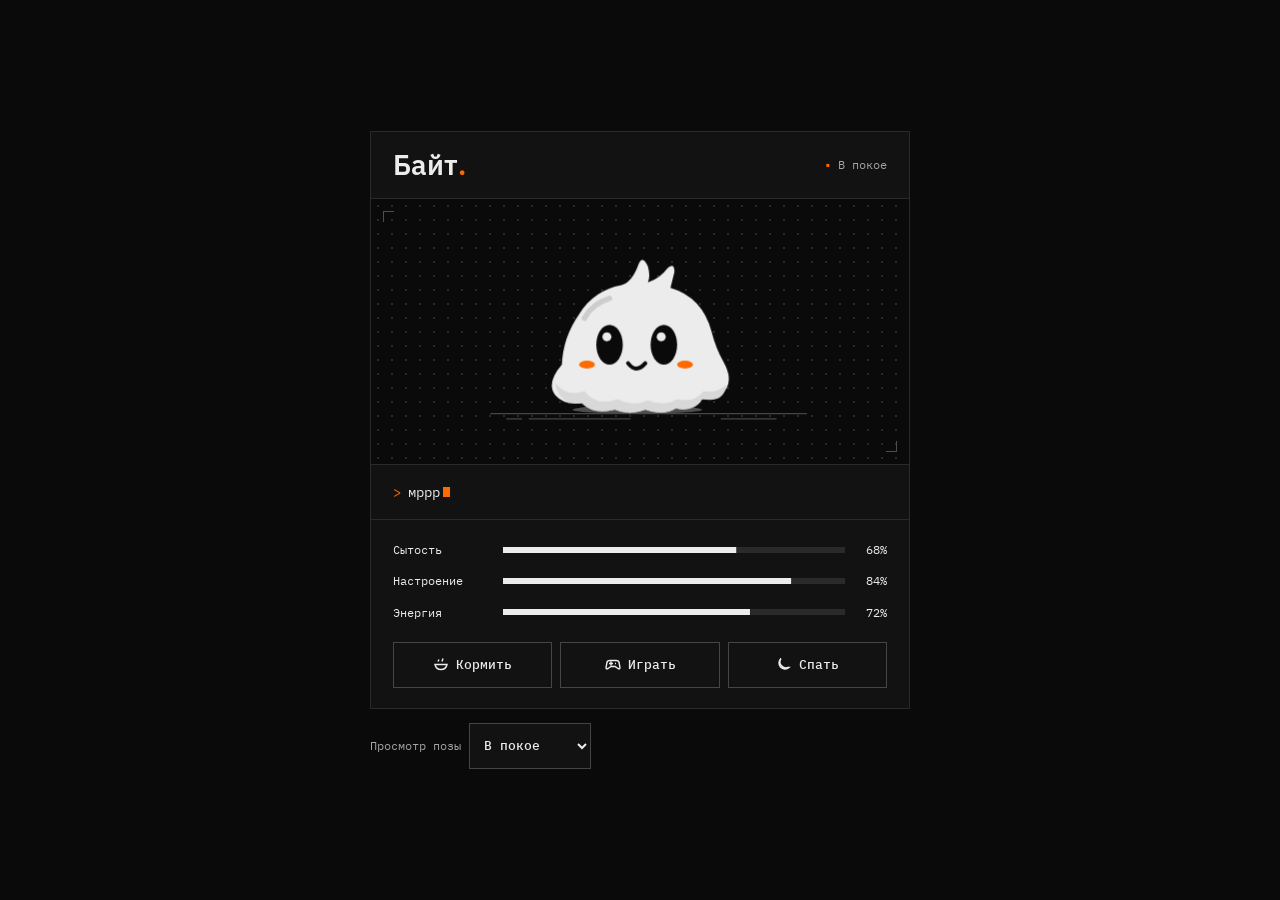
<file: dev/pet-art.html>
<!doctype html>
<html lang="ru"><head><meta charset="utf-8"><meta name="viewport" content="width=device-width,initial-scale=1">
<title>Байт · Просмотр анимаций</title>
<link rel="stylesheet" href="../app/styles.css"><link rel="stylesheet" href="../app/pet-art.css">
<style>
.pet-preview { width: min(540px, calc(100% - 28px)); margin: auto; padding: 20px 0; }
.pet-preview-tools { margin-top: 14px; display: flex; align-items: center; gap: 8px; flex-wrap: wrap; color: var(--text-muted); font: 12px var(--font-mono); }
.pet-preview-tools :is(select,button) { padding: 4px 10px; }
</style></head><body>
<main class="pet-preview"><div id="pet-mount"></div>
<div class="pet-preview-tools"><label for="pet-pose">Просмотр позы</label>
<select id="pet-pose">
<option value="egg">Яйцо</option><option value="hatch">Вылупление</option><option value="idle" selected>В покое</option>
<option value="eat">Ест</option><option value="play">Играет</option><option value="sleep">Спит</option>
<option value="hungry">Голоден</option><option value="sad">Грустит</option><option value="full">Сыт</option><option value="happy-full">Счастлив</option></select>
<button type="button" id="pet-run" hidden>Успешный прогон</button></div></main>
<!-- kernel.js раньше модуля: экспорт pet-art.js завершается Vkat.define (issue #12) -->
<script src="../app/kernel.js"></script><script src="../app/pet-art.js"></script><script>
  const art = window.PetArt;
  document.querySelector('#pet-mount').innerHTML = art.render();
  const stage = document.querySelector('#pet-stage');
  const picker = document.querySelector('#pet-pose');
  const run = document.querySelector('#pet-run');
  let timer, cracks = 0;
  const sample = { food: 68, mood: 84, energy: 72 };
  function show(name) {
    clearTimeout(timer);
    picker.value = name;
    run.hidden = name !== 'egg';
    if (name === 'egg') {
      cracks = 0;
      art.cracks(stage, cracks);
    }
    const values = { ...sample };
    if (name === 'hungry') values.food = 15;
    if (name === 'sad') values.mood = 29;
    if (['happy-full','full','eat'].includes(name)) values.food = 96;
    if (name === 'happy-full') values.energy = 88;
    art.setStats(stage, values);
    art.pose(stage, name);
    if (name === 'eat') timer = setTimeout(() => show('full'), 1450);
    if (name === 'play') timer = setTimeout(() => show(art.expression(values)), 1000);
    if (name === 'hatch') timer = setTimeout(() => show('idle'), 1600);
  }
  picker.addEventListener('change', () => show(picker.value));
  run.addEventListener('click', () => {
    if (++cracks > 3) return show('hatch');
    art.cracks(stage, cracks);
    art.pose(stage, 'egg', ['','тук!','тук-тук!','уже близко…'][cracks]);
  });
  stage.addEventListener('click', event => {
    const button = event.target.closest('[data-pet-action]');
    if (button) show(button.dataset.petAction);
  });
  show('idle');
</script></body></html>
</file>
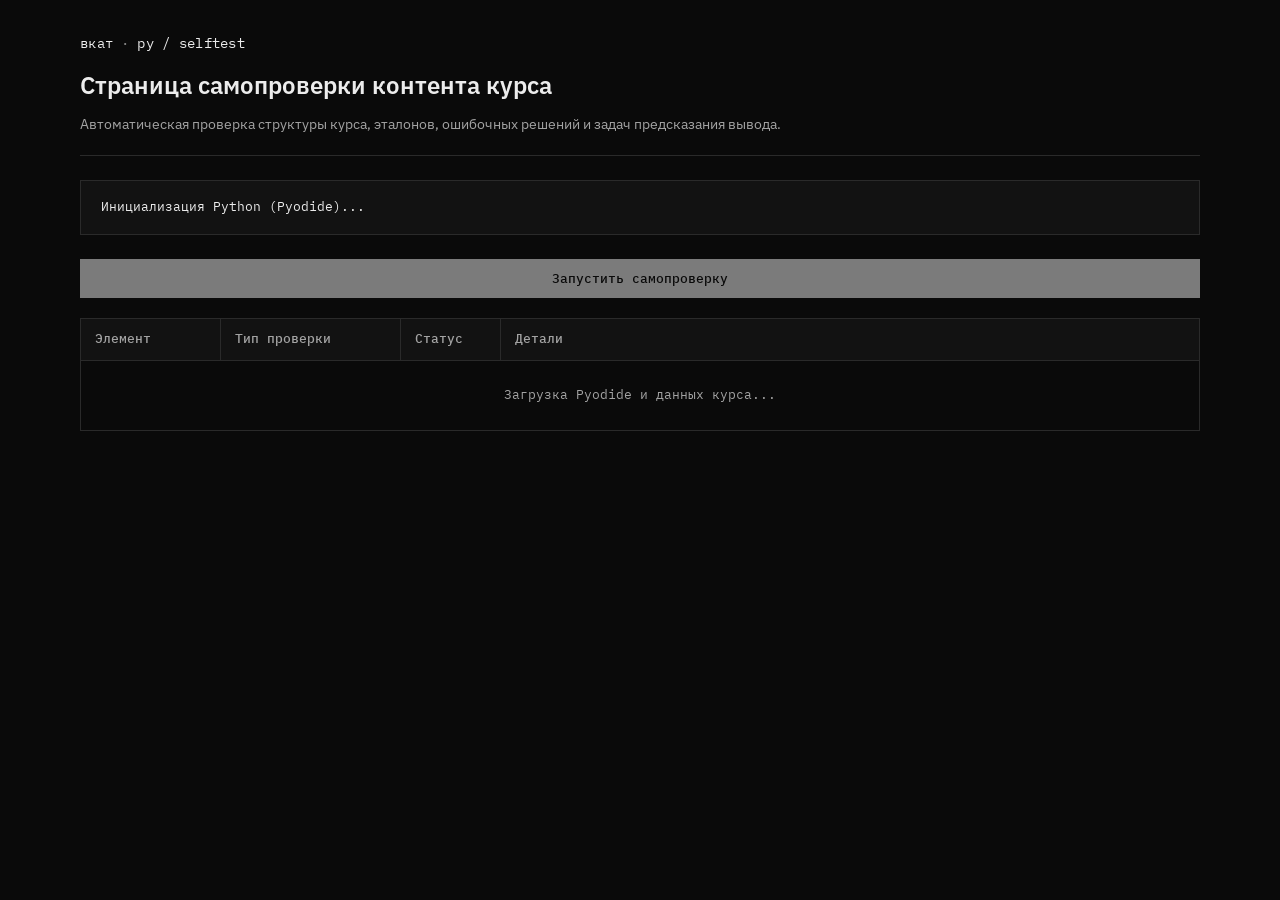
<file: dev/selftest.html>
<!DOCTYPE html>
<html lang="ru">
<head>
  <meta charset="UTF-8">
  <meta name="viewport" content="width=device-width, initial-scale=1.0">
  <title>вкат.py — Самопроверка контента курса</title>
  <link rel="stylesheet" href="../app/styles.css">
  <style>
    body {
      padding: 32px 40px;
      max-width: 1200px;
      margin: 0 auto;
    }
    .header {
      margin-bottom: 24px;
      border-bottom: 1px solid var(--border);
      padding-bottom: 20px;
    }
    .header h1 {
      font-size: 24px;
      font-weight: 600;
      margin-bottom: 8px;
    }
    .summary-card {
      border: 1px solid var(--border);
      background: var(--bg-panel);
      padding: 16px 20px;
      margin-bottom: 24px;
      font-family: var(--font-mono);
      font-size: 13px;
    }
    .summary-stats {
      display: flex;
      gap: 32px;
      margin-top: 8px;
    }
    .stat-val {
      font-weight: 600;
      font-size: 16px;
    }
    .selftest-table {
      width: 100%;
      border-collapse: collapse;
      font-family: var(--font-mono);
      font-size: 13px;
    }
    .selftest-table th, .selftest-table td {
      border: 1px solid var(--border);
      padding: 10px 14px;
      text-align: left;
      vertical-align: top;
    }
    .selftest-table th {
      background: var(--bg-panel);
      font-weight: 500;
      color: var(--text-muted);
    }
    .badge-pass {
      color: var(--text);
      font-weight: 600;
    }
    .badge-fail {
      color: #fff;
      background: var(--border-strong);
      padding: 2px 6px;
      font-weight: 600;
    }
    .details {
      color: var(--text-muted);
      font-size: 12px;
      margin-top: 4px;
      white-space: pre-wrap;
      word-break: break-all;
    }
    .btn-run-tests {
      font-family: var(--font-mono);
      font-size: 13px;
      background: var(--fill);
      color: var(--fill-text);
      border: 1px solid var(--fill);
      padding: 10px 20px;
      cursor: pointer;
      font-weight: 500;
      margin-bottom: 20px;
    }
    .btn-run-tests:disabled {
      opacity: 0.5;
      cursor: not-allowed;
    }
  </style>
</head>
<body>

  <div class="header">
    <div class="mark" style="margin-bottom: 12px;">вкат<span class="dot">·</span>py / selftest</div>
    <h1>Страница самопроверки контента курса</h1>
    <p style="color: var(--text-muted); font-size: 14px;">Автоматическая проверка структуры курса, эталонов, ошибочных решений и задач предсказания вывода.</p>
  </div>

  <div id="summary-box" class="summary-card">
    <div id="status-line">Инициализация среды тестирования...</div>
    <div id="summary-stats" class="summary-stats" style="display: none;">
      <div>Всего тестов: <span id="stat-total" class="stat-val">0</span></div>
      <div>Пройдено: <span id="stat-passed" class="stat-val">0</span></div>
      <div>Провалено: <span id="stat-failed" class="stat-val">0</span></div>
      <div>Время: <span id="stat-time" class="stat-val">0с</span></div>
    </div>
  </div>

  <button id="btn-start" class="btn-run-tests" disabled>Запустить самопроверку</button>

  <table class="selftest-table">
    <thead>
      <tr>
        <th style="width: 140px;">Элемент</th>
        <th style="width: 180px;">Тип проверки</th>
        <th style="width: 100px;">Статус</th>
        <th>Детали</th>
      </tr>
    </thead>
    <tbody id="results-body">
      <tr>
        <td colspan="4" style="color: var(--text-muted); text-align: center; padding: 24px;">Загрузка Pyodide и данных курса...</td>
      </tr>
    </tbody>
  </table>

  <!-- Базовые бинарники для запуска без сервера через file:// (обход ограничений CORS) -->
  <script>
    if (window.location.protocol === 'file:') {
      document.write('<script src="../assets/pyodide/wasm_binary.js"><\/script>');
      document.write('<script src="../assets/pyodide/stdlib_binary.js"><\/script>');
    }
  </script>
  <script src="../assets/pyodide/pyodide.asm.js"></script>
  <script src="../assets/pyodide/pyodide.js"></script>

  <!-- kernel.js грузится раньше модулей: их экспорт завершается Vkat.define
       (issue #12). Это осознанное ПОДМНОЖЕСТВО манифеста — страница
       самопроверки не грузит app.js/UI-модули и темы practice. -->
  <script src="../app/kernel.js"></script>
  <script src="../app/errors.js"></script>
  <script src="../app/checker.js"></script>

  <!-- Этапы и темы -->
  <script src="../content/stages.js"></script>
  <script src="../content/start/01-variables.js"></script>
  <script src="../content/start/02-conditions.js"></script>
  <script src="../content/start/03-loops.js"></script>
  <script src="../content/start/04-functions.js"></script>
  <script src="../content/start/05-lists-dicts.js"></script>
  <script src="../content/start/06-strings.js"></script>
  <script src="../content/core/01-functions.js"></script>
  <script src="../content/core/02-dicts.js"></script>
  <script src="../content/core/03-lists.js"></script>
  <script src="../content/core/04-tuples.js"></script>
  <script src="../content/core/05-strings-adv.js"></script>
  <script src="../content/core/06-loops-adv.js"></script>
  <script src="../content/core/07-nested-structures.js"></script>
  <script src="../content/guided/matrices.js"></script>
  <script src="../content/core/08-exceptions.js"></script>
  <script src="../content/core/11-code-style.js"></script>

  <!-- Тестовые эталоны и неправильные решения -->
  <script src="selftest/l1-functions.js"></script>
  <script src="selftest/l1-dicts.js"></script>
  <script src="selftest/l1-lists.js"></script>
  <script src="selftest/l1-tuples.js"></script>
  <script src="selftest/l1-strings.js"></script>
  <script src="selftest/l1-loops.js"></script>
  <script src="selftest/l1-nested.js"></script>
  <script src="selftest/l1-matrices.js"></script>
  <script src="selftest/l1-exceptions.js"></script>
  <script src="selftest/l1-code-style.js"></script>

  <script>
    (async function () {
      const statusLine = document.getElementById('status-line');
      const summaryStats = document.getElementById('summary-stats');
      const statTotal = document.getElementById('stat-total');
      const statPassed = document.getElementById('stat-passed');
      const statFailed = document.getElementById('stat-failed');
      const statTime = document.getElementById('stat-time');
      const btnStart = document.getElementById('btn-start');
      const resultsBody = document.getElementById('results-body');

      let allTests = [];

      function addRow(id, type, passed, details) {
        const tr = document.createElement('tr');
        tr.innerHTML = `
          <td><code>${id}</code></td>
          <td>${type}</td>
          <td><span class="${passed ? 'badge-pass' : 'badge-fail'}">${passed ? '✓ PASS' : '× FAIL'}</span></td>
          <td>${details ? `<div class="details">${details}</div>` : ''}</td>
        `;
        resultsBody.appendChild(tr);
      }

      function normalize(str) {
        if (!str) return '';
        return str.replace(/\r\n/g, '\n').split('\n').map(l => l.trimEnd()).join('\n').trim();
      }

      async function runAll() {
        btnStart.disabled = true;
        resultsBody.innerHTML = '';
        statusLine.textContent = 'Выполняются тесты самопроверки...';
        summaryStats.style.display = 'none';

        const startTime = Date.now();
        let passedCount = 0;
        let failedCount = 0;

        // 1. Валидация структуры курса
        const allIds = new Set();
        let structureErrors = [];

        const topics = window.COURSE_TOPICS || [];
        const stages = window.COURSE_STAGES || [];
        const topicMap = new Map(topics.map(t => [t.id, t]));

        // Проверка наличия тем этапов
        stages.forEach(st => {
          st.topics.forEach(topId => {
            if (!topicMap.has(topId)) {
              structureErrors.push(`Этап "${st.id}" ссылается на отсутствующую тему "${topId}".`);
            }
          });
        });

        // Нормализация и проверка каждого элемента
        topics.forEach(topic => {
          const items = topic.items || topic.tasks || [];
          items.forEach(item => {
            // Уникальность id
            if (allIds.has(item.id)) {
              structureErrors.push(`Дублирующийся id элемента: "${item.id}" в теме "${topic.id}".`);
            }
            allIds.add(item.id);

            const type = item.type || 'code';
            if (type === 'theory') {
              if (!Array.isArray(item.blocks) || item.blocks.length === 0) {
                structureErrors.push(`У элемента теории "${item.id}" нет блоков.`);
              }
            } else if (type === 'quiz') {
              if (!item.question) structureErrors.push(`У quiz "${item.id}" нет question.`);
              if (!Array.isArray(item.options) || item.options.length < 2) structureErrors.push(`У quiz "${item.id}" меньше двух options.`);
              if (typeof item.correct !== 'number' || item.correct < 0 || item.correct >= item.options.length) {
                structureErrors.push(`У quiz "${item.id}" некорректный correct (${item.correct}).`);
              }
              if (!item.explain) structureErrors.push(`У quiz "${item.id}" нет explain.`);
            } else if (type === 'predict') {
              if (!item.code) structureErrors.push(`У predict "${item.id}" нет code.`);
              if (item.expectedOutput === undefined) structureErrors.push(`У predict "${item.id}" нет expectedOutput.`);
              if (!item.explain) structureErrors.push(`У predict "${item.id}" нет explain.`);
            } else if (type === 'code') {
              if (!item.assignment) structureErrors.push(`У code-задания "${item.id}" нет assignment.`);
              if (item.id.startsWith('l1_') && (!Array.isArray(item.hints) || item.hints.length === 0)) {
                structureErrors.push(`У задания этапа 2 "${item.id}" нет hints[].`);
              }
              if (Array.isArray(item.tests)) {
                item.tests.forEach((t, i) => {
                  if (!t.call) structureErrors.push(`В задании "${item.id}" у теста #${i + 1} отсутствует call.`);
                });
              }
            }
          });
        });

        const structPass = structureErrors.length === 0;
        if (structPass) {
          passedCount++;
          addRow('COURSE_STRUCTURE', 'Валидация схемы курса', true, 'Все id уникальны, обязательные поля присутствуют, темы этапов найдены.');
        } else {
          failedCount++;
          addRow('COURSE_STRUCTURE', 'Валидация схемы курса', false, structureErrors.join('\n'));
        }

        // 2. Прогон эталонов и неправильных решений
        const selftestData = window.COURSE_SELFTEST || {};
        const itemsMap = new Map();
        topics.forEach(t => {
          (t.items || t.tasks || []).forEach(it => itemsMap.set(it.id, it));
        });

        for (const [taskId, data] of Object.entries(selftestData)) {
          const task = itemsMap.get(taskId);
          if (!task) {
            failedCount++;
            addRow(taskId, 'Поиск задачи', false, `Задача ${taskId} не найдена в контенте.`);
            continue;
          }

          // Прогон эталона
          try {
            const refRes = await window.CodeChecker.checkSolution(data.reference, task);
            if (refRes.passed) {
              passedCount++;
              addRow(taskId, 'Прогон эталона (reference)', true, 'Эталонное решение успешно засчитано.');
            } else {
              failedCount++;
              addRow(taskId, 'Прогон эталона (reference)', false, `Эталон отклонён: ${refRes.title} — ${refRes.sub}\nВывод: ${refRes.stdout || ''}`);
            }
          } catch (e) {
            failedCount++;
            addRow(taskId, 'Прогон эталона (reference)', false, `Исключение: ${e.message || e}`);
          }

          // Прогон заведомо неверных
          if (Array.isArray(data.wrong)) {
            for (const wrong of data.wrong) {
              try {
                const wrongRes = await window.CodeChecker.checkSolution(wrong.code, task);
                if (!wrongRes.passed) {
                  passedCount++;
                  addRow(taskId, `Ошибочное: "${wrong.name}"`, true, `Корректно отклонено: ${wrongRes.sub || wrongRes.title}`);
                } else {
                  failedCount++;
                  addRow(taskId, `Ошибочное: "${wrong.name}"`, false, `ОШИБКА: Неправильное решение было ошибочно ПРИНЯТО чекером!`);
                }
              } catch (e) {
                // Если чекер выбросил исключение, а не вернул passed: false
                failedCount++;
                addRow(taskId, `Ошибочное: "${wrong.name}"`, false, `Сбой чекера: ${e.message || e}`);
              }
            }
          }
        }

        // 3. Прогон заданий типа predict
        for (const topic of topics) {
          const items = topic.items || topic.tasks || [];
          for (const item of items) {
            if (item.type === 'predict') {
              try {
                const runRes = await window.CodeChecker.runCode(item.code);
                const actual = normalize(runRes.stdout);
                const expected = normalize(item.expectedOutput);
                if (actual === expected && !runRes.error) {
                  passedCount++;
                  addRow(item.id, 'Прогон predict (runCode)', true, `Вывод совпадает с expectedOutput ("${actual.replace(/\n/g, '\\n')}")`);
                } else {
                  failedCount++;
                  addRow(item.id, 'Прогон predict (runCode)', false, `Несовпадение: ожидалось "${expected}", получено "${actual}". Ошибка: ${runRes.error || 'нет'}`);
                }
              } catch (e) {
                failedCount++;
                addRow(item.id, 'Прогон predict (runCode)', false, `Исключение при запуске: ${e.message || e}`);
              }
            }
          }
        }

        // Итог
        const elapsed = ((Date.now() - startTime) / 1000).toFixed(1);
        statTotal.textContent = passedCount + failedCount;
        statPassed.textContent = passedCount;
        statFailed.textContent = failedCount;
        statTime.textContent = elapsed + 'с';
        summaryStats.style.display = 'flex';

        if (failedCount === 0) {
          statusLine.textContent = `Все проверки успешно пройдены (${passedCount} из ${passedCount + failedCount}).`;
        } else {
          statusLine.textContent = `Обнаружены ошибки: ${failedCount} проверок провалено!`;
        }

        btnStart.disabled = false;
      }

      // Инициализация при открытии
      try {
        statusLine.textContent = 'Инициализация Python (Pyodide)...';
        await window.CodeChecker.initPyodide();
        statusLine.textContent = 'Python готов. Нажмите «Запустить самопроверку» для старта тестов.';
        btnStart.disabled = false;
        btnStart.addEventListener('click', runAll);
        // Запуск автоматически
        runAll();
      } catch (err) {
        statusLine.textContent = 'Ошибка инициализации Pyodide: ' + (err.message || err);
      }
    })();
  </script>

</body>
</html>
</file>
<file: app/styles.css>
@import "fonts.css";

:root {
  --bg: #0a0a0a;
  --bg-panel: #121212;
  --bg-panel-alt: #0d0d0d;
  --text: #ececec;
  --text-muted: #a3a3a3;   /* 7.8:1 на --bg */
  --text-dim: #8a8a8a;     /* 5.7:1 на --bg; для текста. Декор — --line-dim */
  --line-dim: #4d4d4d;     /* не текст: полоски, ползунки, точки в покое */
  --border: #2a2a2a;
  --border-strong: #454545;
  --fill: #ececec;
  --fill-text: #0a0a0a;
  --fill-hover: #d8d8d8;
  --error: #e05555;
  --brand-orange: #FF6A00;
  --brand-dark: #0B0B0C;
  --font-sans: 'IBM Plex Sans', -apple-system, sans-serif;
  --font-mono: 'IBM Plex Mono', 'Courier New', monospace;
}

* {
  box-sizing: border-box;
  margin: 0;
  padding: 0;
}

html,
body {
  background: var(--bg);
  color: var(--text);
  font-family: var(--font-sans);
  font-size: 15px;
  line-height: 1.6;
  -webkit-font-smoothing: antialiased;
  min-height: 100vh;
}

body {
  display: flex;
  flex-direction: column;
}

/* Скрытие неактивных экранов */
.screen {
  display: none;
  flex: 1;
  flex-direction: column;
}

.screen.active {
  display: flex;
}

/* ==========================================================================
   ТОПБАР И ПРОГРЕСС
   ========================================================================== */

.topbar {
  display: flex;
  align-items: center;
  justify-content: space-between;
  padding: 18px 28px;
  border-bottom: 1px solid var(--border);
  flex-wrap: wrap;
  gap: 12px;
}

.topbar-brand {
  display: flex;
  align-items: center;
  gap: 16px;
}

#screen-start .topbar {
  display: grid;
  grid-template-columns: 1fr auto 1fr;
}
#btn-guided-start { justify-self: center; }
#start-user-badge { justify-self: end; }
@media (max-width: 640px) {
  #screen-start .topbar { grid-template-columns: 1fr auto; }
  #btn-guided-start { grid-row: 2; grid-column: 1 / -1; }
  #start-user-badge { grid-row: 1; grid-column: 2; }
  #screen-start .topbar-brand { flex-wrap: wrap; }
}

.btn-tree-toggle {
  font-family: var(--font-mono);
  font-size: 12px;
  background: transparent;
  color: var(--text-muted);
  border: 1px solid var(--border);
  padding: 5px 12px;
  cursor: pointer;
  letter-spacing: 0.02em;
  transition: all 0.15s ease;
}

.btn-tree-toggle:hover {
  color: var(--text);
  border-color: var(--border-strong);
  background: var(--bg-panel);
}

.btn-tree-toggle:focus-visible {
  outline: 2px solid var(--text);
  outline-offset: 2px;
}

.mark {
  font-family: var(--font-mono);
  font-size: 14px;
  letter-spacing: 0.02em;
  color: var(--text);
  display: flex;
  align-items: center;
  gap: 8px;
  cursor: pointer;
  user-select: none;
}

.brand-sign-mini {
  width: 20px;
  height: 13px;
  display: inline-block;
  flex-shrink: 0;
  vertical-align: middle;
}

.mark .dot {
  color: var(--text-dim);
}

.breadcrumb {
  font-family: var(--font-mono);
  font-size: 13px;
  color: var(--text-muted);
}

.breadcrumb b {
  color: var(--text);
  font-weight: 500;
}

.progress-track {
  width: 100%;
  height: 1px;
  background: var(--border);
  position: relative;
}

.progress-fill {
  position: absolute;
  top: 0;
  left: 0;
  height: 1px;
  width: 0%;
  background: var(--text);
  transition: width 0.25s ease;
}

/* ==========================================================================
   СТАРТОВЫЙ ЭКРАН
   ========================================================================== */

.start-center {
  flex: 1;
  display: flex;
  flex-direction: column;
  align-items: center;
  justify-content: center;
  text-align: center;
  /* B3: нижний ряд карточек не должен уходить под sticky-футер при прокрутке */
  padding-bottom: 72px;
  padding: 12px 20px 10px;
}

.kicker {
  font-family: var(--font-mono);
  font-size: 12px;
  color: var(--text-muted);
  margin-bottom: 8px;
}

.start-center h1 {
  font-size: 25px;
  font-weight: 600;
  max-width: 32ch;
  min-height: 38px;
  line-height: 1.25;
  margin: 0 auto 8px;
}

.heading-prompt {
  color: var(--brand-orange);
  font-family: var(--font-mono);
  font-weight: 600;
  margin-right: 6px;
  user-select: none;
  display: inline-block;
}

.start-sub {
  color: var(--text-muted);
  font-size: 14px;
  max-width: 66ch;
  line-height: 1.5;
  margin: 0 auto 12px;
}

.facts {
  display: flex;
  gap: 40px;
  margin-bottom: 52px;
  flex-wrap: wrap;
  justify-content: center;
}

.fact {
  text-align: left;
}

.fact .n {
  font-family: var(--font-mono);
  font-size: 22px;
  display: block;
  margin-bottom: 4px;
}

.fact .l {
  font-size: 12px;
  color: var(--text-dim);
  max-width: 15ch;
}

.btn-start {
  font-family: var(--font-mono);
  font-size: 14px;
  background: var(--fill);
  color: var(--fill-text);
  border: 1px solid var(--fill);
  padding: 14px 34px;
  cursor: pointer;
  font-weight: 500;
  transition: background 0.15s ease;
}

.btn-start:hover {
  background: var(--fill-hover);
}

.btn-start:focus-visible {
  outline: 2px solid var(--text);
  outline-offset: 3px;
}

.start-note {
  margin-top: 18px;
  font-size: 12px;
  color: var(--text-dim);
  font-family: var(--font-mono);
}

.status-badge {
  margin-top: 12px;
  font-size: 12px;
  font-family: var(--font-mono);
  color: var(--text-muted);
}

/* ==========================================================================
   ЭКРАН УРОКА (ДВУХПАНЕЛЬНЫЙ LAYOUT)
   ========================================================================== */

.main-panes {
  flex: 1;
  display: grid;
  grid-template-columns: 1fr 1fr;
  min-height: 0;
}

@media (max-width: 860px) {
  .main-panes {
    grid-template-columns: 1fr;
  }
}

.pane {
  padding: 40px 36px;
  overflow-y: auto;
}

.pane-explain {
  border-right: 1px solid var(--border);
  display: flex;
  flex-direction: column;
}

.pane-explain > * {
  flex-shrink: 0;
}

@media (max-width: 860px) {
  .pane-explain {
    border-right: none;
    border-bottom: 1px solid var(--border);
  }
}

.pane-label {
  font-family: var(--font-mono);
  font-size: 12px;
  color: var(--text-dim);
  margin-bottom: 18px;
}

.pane-explain h1 {
  font-size: 22px;
  font-weight: 600;
  margin-bottom: 16px;
  max-width: 38ch;
}

.pane-explain p {
  color: var(--text-muted);
  font-size: 16px;
  max-width: 60ch;
  margin-bottom: 14px;
}

.pane-explain p:last-of-type {
  margin-bottom: 26px;
}

.example {
  border: 1px solid var(--border);
  padding: 16px 18px;
  font-family: var(--font-mono);
  font-size: 13px;
  color: var(--text);
  line-height: 1.7;
  white-space: pre;
  overflow-x: auto;
  background: var(--bg-panel-alt);
  flex-shrink: 0;
}

.example .out {
  color: var(--text-muted);
  display: block;
  margin-top: 10px;
  padding-top: 10px;
  border-top: 1px solid var(--border);
}

.task {
  margin-top: 30px;
  padding-top: 26px;
  border-top: 1px solid var(--border);
  flex-shrink: 0;
}

.task-label {
  font-family: var(--font-mono);
  font-size: 12px;
  color: var(--text-dim);
  margin-bottom: 10px;
}

.task p {
  color: var(--text);
  font-size: 16px;
  max-width: 60ch;
}

/* ПАНЕЛЬ РЕДАКТОРА */

.pane-code {
  display: flex;
  flex-direction: column;
}

.editor-wrapper {
  flex: 0 0 auto;
  height: clamp(240px, 46vh, 460px);
  display: flex;
  flex-direction: row;
  min-height: 220px;
  position: relative;
  background: var(--bg-panel);
  border: 1px solid var(--border);
}

.editor-wrapper:focus-within {
  border-color: var(--border-strong);
}

.line-numbers {
  width: 40px;
  flex-shrink: 0;
  padding: 20px 0;
  text-align: right;
  font-family: var(--font-mono);
  font-size: 14px;
  line-height: 1.75;
  color: var(--text-dim);
  user-select: none;
  pointer-events: none;
  overflow: hidden;
  white-space: pre;
  padding-right: 10px;
  border-right: 1px solid var(--border);
  box-sizing: border-box;
}

/* Слой подсветки синтаксиса (подложка) */
.editor-highlight {
  position: absolute;
  top: 0;
  left: 40px;
  right: 0;
  bottom: 0;
  padding: 20px 22px;
  margin: 0;
  font-family: var(--font-mono);
  font-size: 14px;
  line-height: 1.75;
  white-space: pre-wrap;
  word-break: break-word;
  overflow: hidden;
  pointer-events: none;
  tab-size: 4;
  color: var(--text);
  box-sizing: border-box;
}

/* Палитра синтаксиса Python (VS Code Dark+) */
.hl-keyword-control {
  color: #c586c0;
  font-weight: 500;
}

/* if, for, while, return */
.hl-keyword {
  color: #569cd6;
  font-weight: 500;
}

/* def, in, and, or, not */
.hl-constant {
  color: #569cd6;
}

/* True, False, None */
.hl-builtin {
  color: #dcdcaa;
}

/* print, range, len, int */
.hl-func-call {
  color: #dcdcaa;
}

/* вызовы функций */
.hl-string {
  color: #ce9178;
}

/* строки "..." */
.hl-fstring-prefix {
  color: #569cd6;
  font-weight: 600;
}

/* префикс f */
.hl-number {
  color: #b5cea8;
}

/* числа 123 */
.hl-comment {
  color: #6a9955;
  font-style: italic;
}

/* # комментарии */
.hl-variable {
  color: #9cdcfe;
}

/* имена переменных */
.hl-punct {
  color: #d4d4d4;
}

/* скобки, двоеточия */

/* Окно автодополнения (IntelliSense) */
.autocomplete-popup {
  display: none;
  position: absolute;
  background: #1e1e1e;
  border: 1px solid var(--border-strong);
  font-family: var(--font-mono);
  font-size: 13px;
  z-index: 1000;
  max-width: 320px;
  min-width: 200px;
  box-shadow: 0 4px 16px rgba(0, 0, 0, 0.6);
}

.autocomplete-item {
  padding: 6px 12px;
  display: flex;
  align-items: center;
  gap: 10px;
  cursor: pointer;
  border-bottom: 1px solid var(--border);
}

.autocomplete-item:last-child {
  border-bottom: none;
}

.autocomplete-item:hover,
.autocomplete-item.selected {
  background: #04395e;
  color: #fff;
}

.autocomplete-badge {
  font-size: 11px;
  padding: 1px 4px;
  border: 1px solid var(--border-strong);
  color: var(--text-muted);
}

.autocomplete-item.selected .autocomplete-badge {
  border-color: #569cd6;
  color: #569cd6;
}

.autocomplete-badge.badge-fn {
  color: #dcdcaa;
  border-color: #dcdcaa;
}

.autocomplete-badge.badge-kw {
  color: #c586c0;
  border-color: #c586c0;
}

.autocomplete-badge.badge-var {
  color: #9cdcfe;
  border-color: #9cdcfe;
}

.autocomplete-name {
  font-weight: 500;
}

.autocomplete-desc {
  font-size: 11px;
  color: var(--text-dim);
  margin-left: auto;
}

.autocomplete-item.selected .autocomplete-desc {
  color: #bbb;
}

/* Прозрачный интерактивный слой ввода поверх подсветки */
.editor {
  flex: 1;
  background: transparent !important;
  border: none !important;
  font-family: var(--font-mono);
  font-size: 14px;
  line-height: 1.75;
  color: transparent !important;
  caret-color: var(--text);
  padding: 20px 22px;
  resize: none;
  outline: none;
  min-height: 220px;
  tab-size: 4;
  white-space: pre-wrap;
  word-break: break-word;
  box-sizing: border-box;
  z-index: 1;
}

.editor::selection {
  background: rgba(38, 79, 120, 0.6);
  color: transparent;
}

.editor-footer {
  display: flex;
  align-items: center;
  justify-content: space-between;
  margin-top: 16px;
  gap: 12px;
}

/* ─── Панель «Ввод программы» (fed-stdin) ────────────────────────────────── */
.stdin-panel {
  margin-top: 12px;
  background: var(--bg-panel-alt, #16181d);
  border: 1px solid var(--border-color, #282c34);
  border-radius: 8px;
  padding: 10px 14px;
}

.stdin-panel-header {
  display: flex;
  align-items: center;
  justify-content: space-between;
  margin-bottom: 6px;
}

.stdin-panel-title {
  font-family: var(--font-mono, monospace);
  font-size: 11px;
  text-transform: uppercase;
  letter-spacing: 0.06em;
  color: var(--accent, #61afef);
  font-weight: 600;
}

.stdin-panel-hint {
  font-size: 11px;
  color: var(--text-dim, #6c7280);
  font-family: var(--font-mono, monospace);
}

.stdin-editor {
  width: 100%;
  min-height: 52px;
  max-height: 120px;
  resize: vertical;
  background: var(--bg-card, #0f1115);
  border: 1px solid var(--border-dim, #21252b);
  border-radius: 6px;
  color: var(--text, #abb2bf);
  font-family: var(--font-mono, monospace);
  font-size: 13px;
  line-height: 1.5;
  padding: 8px 10px;
  box-sizing: border-box;
  outline: none;
  transition: border-color 0.15s ease;
}

.stdin-editor:focus {
  border-color: var(--accent, #61afef);
}

/* Песочница: панель stdin */
.sandbox-stdin-panel {
  padding: 8px 16px;
  background: var(--bg-panel-alt, #16181d);
  border-top: 1px solid var(--border-color, #282c34);
}

.sandbox-stdin-header {
  display: flex;
  align-items: center;
  justify-content: space-between;
  margin-bottom: 6px;
}

.sandbox-stdin-title {
  font-family: var(--font-mono, monospace);
  font-size: 10px;
  font-weight: 700;
  letter-spacing: 0.08em;
  color: var(--text-dim, #888);
}

.sandbox-stdin-editor {
  width: 100%;
  height: 48px;
  resize: vertical;
  background: var(--bg-card, #0f1115);
  border: 1px solid var(--border-dim, #21252b);
  border-radius: 4px;
  color: var(--text, #abb2bf);
  font-family: var(--font-mono, monospace);
  font-size: 12px;
  padding: 6px 10px;
  box-sizing: border-box;
  outline: none;
}

.sandbox-stdin-editor:focus {
  border-color: var(--accent, #61afef);
}

.hint-container {
  display: flex;
  flex-direction: column;
  gap: 8px;
}

.hint-toggle {
  font-family: var(--font-mono);
  font-size: 12px;
  color: var(--text-dim);
  background: none;
  border: none;
  cursor: pointer;
  text-decoration: underline;
  text-underline-offset: 3px;
  padding: 0;
  text-align: left;
}

.hint-toggle:hover {
  color: var(--text-muted);
}

.hint-content {
  display: none;
  font-family: var(--font-mono);
  font-size: 12px;
  color: var(--text-muted);
  max-width: 38ch;
  background: var(--bg-panel-alt);
  padding: 8px 12px;
  border: 1px solid var(--border);
}

.hint-content.visible {
  display: block;
}

.hint-code {
  margin: 0;
  font-family: var(--font-mono);
  font-size: 12px;
  line-height: 1.7;
  white-space: pre-wrap;
  word-break: break-word;
  color: var(--text);
}

.btn-actions {
  display: flex;
  align-items: center;
  gap: 10px;
}

.btn-run {
  font-family: var(--font-mono);
  font-size: 13px;
  background: var(--fill);
  color: var(--fill-text);
  border: 1px solid var(--fill);
  padding: 11px 22px;
  cursor: pointer;
  font-weight: 500;
  transition: background 0.15s ease;
}

.btn-run:hover {
  background: var(--fill-hover);
}

.btn-run:disabled {
  background: var(--border-strong);
  color: var(--text-muted);
  border-color: var(--border-strong);
  cursor: not-allowed;
}

.btn-run:focus-visible,
.btn-next:focus-visible {
  outline: 2px solid var(--text);
  outline-offset: 3px;
}

.btn-next {
  font-family: var(--font-mono);
  font-size: 13px;
  background: transparent;
  color: var(--text);
  border: 1px solid var(--text);
  padding: 11px 20px;
  cursor: pointer;
  font-weight: 500;
  display: none;
}

.btn-next:hover {
  background: var(--border);
}

.btn-actions .btn-ghost,
.btn-actions #btn-exec {
  font-family: var(--font-mono);
  font-size: 13px;
  background: transparent;
  color: var(--text);
  border: 1px solid var(--border-strong);
  padding: 11px 18px;
  cursor: pointer;
  font-weight: 500;
  transition: all 0.15s ease;
}

.btn-actions .btn-ghost:hover,
.btn-actions #btn-exec:hover {
  background: var(--surface-secondary, rgba(255, 255, 255, 0.05));
  border-color: var(--text);
}

.btn-actions .btn-ghost:disabled,
.btn-actions #btn-exec:disabled {
  background: transparent;
  color: var(--text-muted);
  border-color: var(--border-strong);
  cursor: not-allowed;
}

.predict-stdin-box {
  margin-top: 14px;
}

.predict-stdin-view {
  border: 1px dashed var(--border-strong);
  padding: 10px 14px;
  font-family: var(--font-mono);
  font-size: 13px;
  color: var(--brand-orange, #d97706);
  line-height: 1.6;
  white-space: pre-wrap;
  background: var(--bg-panel-alt);
  border-radius: var(--radius-sm, 2px);
  margin-top: 4px;
}

/* ЗОНА РЕЗУЛЬТАТА */

.result {
  margin-top: 22px;
  border-top: 1px solid var(--border);
  padding-top: 22px;
  display: none;
}

.result.visible {
  display: block;
}

.result-row {
  display: flex;
  align-items: flex-start;
  gap: 12px;
  margin-bottom: 4px;
}

.result-mark {
  font-family: var(--font-mono);
  font-size: 15px;
  width: 20px;
  flex-shrink: 0;
}

.result-mark.ok {
  color: var(--text);
}

.result-mark.err {
  color: var(--error);
}

.result-title {
  font-weight: 500;
  font-size: 14px;
}

.result-title.err {
  color: var(--error);
}

.result-sub {
  color: var(--text-muted);
  font-size: 13px;
  margin-top: 2px;
  white-space: pre-wrap;
  word-break: break-word;
  line-height: 1.5;
}

.console {
  margin-top: 14px;
  margin-left: 32px;
  font-family: var(--font-mono);
  font-size: 13px;
  color: var(--text-muted);
  border-left: 2px solid var(--border-strong);
  padding-left: 14px;
  white-space: pre-wrap;
  word-break: break-word;
}

.console.err {
  border-left-color: var(--error);
  color: var(--error);
}

.improve {
  margin-top: 18px;
  margin-left: 32px;
  padding: 16px 18px;
  border: 1px dashed var(--border-strong);
  display: none;
}

.improve.visible {
  display: block;
}

.improve-label {
  font-family: var(--font-mono);
  font-size: 11px;
  color: var(--text-dim);
  margin-bottom: 8px;
}

.improve p {
  font-size: 13px;
  color: var(--text-muted);
  max-width: 56ch;
}

.improve code {
  font-family: var(--font-mono);
  color: var(--text);
  background: var(--bg-panel-alt);
  padding: 1px 5px;
  border: 1px solid var(--border);
}

/* ==========================================================================
   БОТТОМБАР
   ========================================================================== */

.bottombar {
  display: flex;
  align-items: center;
  justify-content: space-between;
  padding: 16px 28px;
  border-top: 1px solid var(--border);
  font-family: var(--font-mono);
  font-size: 12px;
  color: var(--text-dim);
}

.step-dots {
  display: flex;
  gap: 6px;
}

.step-dots span {
  width: 5px;
  height: 5px;
  background: var(--border-strong);
  display: inline-block;
}

.step-dots span.done {
  background: var(--text);
}

.step-dots span.current {
  outline: 1px solid var(--text);
  outline-offset: 1px;
}

/* ==========================================================================
   ЭКРАН ЗАВЕРШЕНИЯ КУРСА
   ========================================================================== */

.finish-center {
  flex: 1;
  display: flex;
  flex-direction: column;
  align-items: center;
  justify-content: center;
  text-align: center;
  padding: 40px 24px;
}

.finish-mark {
  font-family: var(--font-mono);
  font-size: 36px;
  margin-bottom: 24px;
}

.finish-center h1 {
  font-size: 28px;
  font-weight: 600;
  max-width: 22ch;
  line-height: 1.4;
  margin-bottom: 16px;
}

.finish-sub {
  color: var(--text-muted);
  font-size: 15px;
  max-width: 48ch;
  line-height: 1.7;
  margin-bottom: 36px;
}

.finish-actions {
  display: flex;
  gap: 12px;
  flex-wrap: wrap;
  align-items: center;
  justify-content: center;
}

.btn-restart {
  font-family: var(--font-mono);
  font-size: 14px;
  background: transparent;
  color: var(--text-muted);
  border: 1px solid var(--border-strong);
  padding: 14px 28px;          /* та же высота, что у .btn-start */
  cursor: pointer;
}

.btn-restart:hover {
  color: var(--text);
  border-color: var(--text);
}

/* ==========================================================================
   ДЕРЕВО ОГЛАВЛЕНИЯ КУРСА (САЙДБАР / DRAWERS)
   ========================================================================== */

.tree-backdrop {
  position: fixed;
  inset: 0;
  background: rgba(0, 0, 0, 0.75);
  backdrop-filter: blur(2px);
  z-index: 1999;
  opacity: 0;
  pointer-events: none;
  transition: opacity 0.25s ease;
}

.tree-backdrop.open {
  opacity: 1;
  pointer-events: auto;
}

.tree-drawer {
  position: fixed;
  top: 0;
  left: -440px;
  width: 420px;
  max-width: 90vw;
  height: 100vh;
  height: 100dvh;
  background: var(--bg-panel);
  border-right: 1px solid var(--border-strong);
  z-index: 2000;
  transition: left 0.28s cubic-bezier(0.16, 1, 0.3, 1);
  display: flex;
  flex-direction: column;
  box-shadow: 12px 0 40px rgba(0, 0, 0, 0.8);
}

.tree-drawer.open {
  left: 0;
}

.tree-header {
  padding: 22px 26px;
  border-bottom: 1px solid var(--border);
  display: flex;
  align-items: flex-start;
  justify-content: space-between;
  gap: 12px;
}

.tree-title {
  font-family: var(--font-mono);
  font-size: 14px;
  color: var(--text);
  font-weight: 500;
}

.tree-slash {
  color: var(--text-dim);
}

.tree-progress-summary {
  font-family: var(--font-mono);
  font-size: 12px;
  color: var(--text-muted);
  margin-top: 5px;
}

.btn-tree-close {
  background: none;
  border: none;
  font-size: 18px;
  color: var(--text-muted);
  cursor: pointer;
  padding: 2px 6px;
  line-height: 1;
  font-family: var(--font-mono);
  transition: color 0.15s ease;
}

.btn-tree-close:hover {
  color: var(--text);
}

.btn-tree-close:focus-visible {
  outline: 2px solid var(--text);
}

.tree-body {
  flex: 1;
  overflow-y: auto;
  padding: 20px 24px;
  font-family: var(--font-mono);
  font-size: 13px;
}

.tree-root-label {
  color: var(--text-dim);
  font-size: 12px;
  margin-bottom: 12px;
  user-select: none;
}

.tree-topic {
  margin-bottom: 18px;
}

.tree-topic-row {
  display: flex;
  align-items: center;
  justify-content: space-between;
  padding: 6px 0;
  font-weight: 500;
  color: var(--text);
  user-select: none;
  cursor: pointer;
}

.tree-topic-row:hover {
  color: #fff;
}

.tree-topic-left {
  display: flex;
  align-items: center;
  gap: 8px;
}

.tree-topic-badge {
  font-size: 11px;
  padding: 2px 6px;
  border: 1px solid var(--border);
  color: var(--text-dim);
}

.tree-topic-badge.completed {
  border-color: var(--text);
  color: var(--text);
  background: var(--bg-panel-alt);
}

.tree-tasks-container {
  margin-left: 8px;
  border-left: 1px solid var(--border);
  padding-left: 8px;
  margin-top: 4px;
}

.tree-task-node {
  padding: 6px 10px;
  display: flex;
  align-items: center;
  gap: 8px;
  cursor: pointer;
  margin: 3px 0;
  color: var(--text-muted);
  transition: all 0.12s ease;
  position: relative;
}

.tree-task-node:hover {
  color: var(--text);
  background: var(--bg-panel-alt);
}

.tree-task-node.current {
  color: var(--fill-text);
  background: var(--fill);
  font-weight: 500;
}

.tree-task-node.completed {
  color: var(--text);
}

/* текущий шаг, уже пройденный: тёмный текст на светлой заливке */
.tree-task-node.current.completed {
  color: var(--fill-text);
}

.tree-task-branch {
  color: var(--text-dim);
  font-size: 11px;
  flex-shrink: 0;
}

.tree-task-node.current .tree-task-branch {
  color: var(--fill-text);
}

.tree-task-icon {
  font-size: 12px;
  width: 14px;
  text-align: center;
  flex-shrink: 0;
}

.tree-task-icon.done {
  color: var(--text);
}

.tree-task-icon.pending {
  color: var(--text-dim);
}

.tree-task-node.current .tree-task-icon {
  color: var(--fill-text);
}

.tree-task-title {
  font-size: 12px;
  white-space: nowrap;
  overflow: hidden;
  text-overflow: ellipsis;
  flex: 1;
}

.tree-footer {
  padding: 12px 20px;
  border-top: 1px solid var(--border);
  font-family: var(--font-mono);
  font-size: 11px;
  color: var(--text-dim);
  display: flex;
  align-items: center;
  justify-content: space-between;
  background: var(--bg-panel-alt);
  user-select: none;
}

.tree-footer-key {
  border: 1px solid var(--border-strong);
  padding: 1px 6px;
  color: var(--text-muted);
  font-size: 11px;
}

/* ==========================================================================
   КАРТОЧКИ ЭТАПОВ, КАРУСЕЛЬ МОДУЛЕЙ И ВИТРИНА ПЕТ-ПРОЕКТОВ (СТАРТОВЫЙ ЭКРАН)
   ========================================================================== */

/* Карусель: стрелки <> по бокам сетки модулей ведут на витрину пет-проектов */
.modules-carousel {
  display: grid;
  grid-template-columns: auto 1fr auto;
  grid-template-areas: 'prev grid next';
  align-items: center;
  gap: 14px;
  width: 100%;
  max-width: 1180px;
  margin: 10px auto 10px;
}

.modules-nav-prev { grid-area: prev; }
.modules-nav-next { grid-area: next; }

.modules-nav-arrow {
  display: flex;
  align-items: center;
  justify-content: center;
  width: 44px;
  height: 72px;
  padding: 0;
  background: var(--bg-panel);
  border: 1px solid var(--border);
  color: var(--text-muted);
  cursor: pointer;
  transition: border-color 0.15s ease, color 0.15s ease, background 0.15s ease;
}

.modules-nav-arrow svg { width: 15px; height: 18px; }

.modules-nav-arrow:hover {
  border-color: var(--border-strong);
  color: var(--text);
  background: var(--bg-panel-alt);
}

.modules-nav-arrow:focus-visible {
  outline: 1px solid var(--brand-orange);
  outline-offset: 2px;
}

.start-modules-grid {
  grid-area: grid;
  display: grid;
  grid-template-columns: repeat(auto-fit, minmax(280px, 340px));
  gap: 12px 18px;
  width: 100%;
  max-width: 1080px;
  margin: 0 auto;
  justify-content: center;
}

.stage-cards {
  display: contents;
}

/* В неполном ряду карточки модулей остаются по центру. */
@media (min-width: 769px) {
  #screen-start .start-modules-grid { display: flex; flex-wrap: wrap; }
  #stage-cards > .stage-card { flex: 1 1 280px; max-width: 340px; }
}

/* Витрина пет-проектов (#screen-projects) */
.projects-center {
  flex: 1;
  display: flex;
  flex-direction: column;
  align-items: center;
  justify-content: center;
  text-align: center;
  padding: 12px 20px 24px;
}

.projects-note {
  margin-top: 14px;
  font-family: var(--font-mono);
  font-size: 11px;
  color: var(--text-dim);
}

/* Hero-карточка пет-проекта: та же stage-card, но крупнее и с глифом сверху */
.project-hero {
  width: 100%;
  max-width: 640px;
  margin: 4px 0 0;
  text-align: left;
}

.project-hero .visual-canvas { padding: 12px 6px 0; }
.project-hero .visual-cap { padding: 8px 6px; border-top: none; background: transparent; }
.project-hero .glyph { width: auto; max-width: 100%; max-height: 220px; margin: 0 auto; }
.project-hero .stage-card-title { font-size: 20px; }
.project-hero .stage-card-desc { font-size: 14px; }

.stage-card {
  background: var(--bg-panel);
  border: 1px solid var(--border);
  padding: 14px 18px 12px;
  text-align: left;
  display: flex;
  flex-direction: column;
  transition: border-color 0.15s ease, box-shadow 0.15s ease;
}

.stage-card:hover {
  border-color: var(--border-strong);
}

.stage-card-header {
  display: flex;
  justify-content: space-between;
  align-items: baseline;
  margin-bottom: 6px;
}

.stage-card-title {
  font-size: 17px;
  font-weight: 600;
  color: var(--text);
}

.stage-card-progress-label {
  font-family: var(--font-mono);
  font-size: 11px;
  color: var(--text-muted);
}

.stage-card-desc {
  color: var(--text-muted);
  font-size: 12px;
  line-height: 1.45;
  margin-bottom: 8px;
  flex: 1;
}

.stage-card-meta {
  font-family: var(--font-mono);
  font-size: 11px;
  color: var(--text-dim);
  margin-bottom: 6px;
  display: flex;
  gap: 12px;
}

.stage-card-note {
  font-family: var(--font-mono);
  font-size: 11px;
  color: var(--text-dim);
  border-top: 1px dashed var(--border);
  padding-top: 5px;
  margin-bottom: 8px;
  line-height: 1.4;
  white-space: normal;
  display: -webkit-box;
  -webkit-line-clamp: 2;
  -webkit-box-orient: vertical;
  overflow: hidden;
}

.stage-card-actions {
  display: flex;
  align-items: center;
  justify-content: space-between;
  margin-top: auto;
}

.stage-card-btn {
  font-family: var(--font-mono);
  font-size: 13px;
  background: var(--fill);
  color: var(--fill-text);
  border: 1px solid var(--fill);
  padding: 10px 22px;
  cursor: pointer;
  font-weight: 500;
  transition: background 0.15s ease;
}

.stage-card-btn:hover {
  background: var(--fill-hover);
}

.stage-card-btn:focus-visible {
  outline: 2px solid var(--text);
  outline-offset: 2px;
}

/* ==========================================================================
   БЕЙДЖИ И МЕТКИ ЗАДАНИЙ (TIER, FIX)
   ========================================================================== */

.title-row {
  display: flex;
  align-items: baseline;
  gap: 10px;
  margin-bottom: 16px;
  flex-wrap: wrap;
}

.title-row h1 {
  margin-bottom: 0;
}

.badge-tier {
  font-family: var(--font-mono);
  font-size: 11px;
  color: var(--text-muted);
  border: 1px solid var(--border);
  padding: 2px 7px;
  user-select: none;
}

.badge-tier.badge-star {
  color: var(--brand-orange);
  border-color: var(--brand-orange);
  background: rgba(255, 106, 0, 0.06);
}

.badge-fix {
  font-family: var(--font-mono);
  font-size: 11px;
  color: var(--text);
  border: 1px solid var(--border-strong);
  padding: 2px 7px;
  user-select: none;
  background: var(--bg-panel-alt);
  letter-spacing: 0.02em;
}

/* Кнопка "Пропустить" */
.btn-skip {
  font-family: var(--font-mono);
  font-size: 12px;
  background: transparent;
  color: var(--text-muted);
  border: 1px solid var(--border);
  padding: 9px 18px;
  cursor: pointer;
  transition: all 0.15s ease;
}

.btn-skip:hover {
  color: var(--text);
  border-color: var(--border-strong);
  background: var(--bg-panel-alt);
}

.btn-skip:focus-visible {
  outline: 2px solid var(--text);
  outline-offset: 2px;
}

/* ==========================================================================
   ПОЛНОЭКРАННАЯ ПАНЕЛЬ ТЕОРИИ
   ========================================================================== */

.pane-theory {
  flex: 1;
  overflow-y: auto;
  padding: 40px 36px 0;
}

.theory-wrapper {
  max-width: 68ch;
  min-width: 0;
}

.theory-wrapper h1 {
  font-size: 26px;
  font-weight: 600;
  margin-bottom: 24px;
}

.theory-block-p {
  color: var(--text-muted);
  font-size: 15px;
  line-height: 1.7;
  margin-bottom: 16px;
}

.theory-block-p code {
  font-family: var(--font-mono);
  font-size: 13px;
  background: var(--bg-panel-alt);
  padding: 2px 6px;
  border: 1px solid var(--border);
  color: var(--text);
}

.theory-block-code {
  border: 1px solid var(--border);
  background: var(--bg-panel-alt);
  padding: 16px 18px;
  font-family: var(--font-mono);
  font-size: 13px;
  line-height: 1.7;
  white-space: pre;
  overflow-x: auto;
  margin: 20px 0;
  color: var(--text);
}

.theory-block-code .out {
  color: var(--text-muted);
  display: block;
  margin-top: 10px;
  padding-top: 10px;
  border-top: 1px solid var(--border);
}

.theory-block-list {
  margin: 16px 0 20px 24px;
  color: var(--text-muted);
  line-height: 1.7;
}

.theory-block-list li {
  margin-bottom: 10px;
}

.theory-block-list li code {
  font-family: var(--font-mono);
  font-size: 13px;
  background: var(--bg-panel-alt);
  padding: 2px 5px;
  border: 1px solid var(--border);
  color: var(--text);
}

.theory-block-table {
  width: 100%;
  border-collapse: collapse;
  margin: 24px 0;
  font-size: 13px;
  font-family: var(--font-mono);
}

.theory-block-table th,
.theory-block-table td {
  border: 1px solid var(--border);
  padding: 10px 14px;
  text-align: left;
  vertical-align: top;
}

.theory-block-table th {
  background: var(--bg-panel);
  font-weight: 500;
  color: var(--text);
}

.theory-block-table td code {
  font-family: var(--font-mono);
  color: var(--text);
}

.theory-block-note {
  border-left: 2px solid var(--text);
  background: var(--bg-panel-alt);
  padding: 14px 18px;
  margin: 22px 0;
  font-size: 14px;
  color: var(--text);
  line-height: 1.6;
}

.theory-block-note code {
  font-family: var(--font-mono);
  font-size: 13px;
  border: 1px solid var(--border);
  padding: 1px 5px;
}

.theory-footer {
  margin-top: 32px;
  padding: 18px 0 28px;
  border-top: 1px solid var(--border);
  /* «Дальше» всегда на виду: на 1366×768 кнопка уходила под нижнюю панель */
  position: sticky;
  bottom: 0;
  background: var(--bg);
}

/* ==========================================================================
   РЕЖИМЫ PREDICT И QUIZ
   ========================================================================== */

.predict-code {
  border: 1px solid var(--border);
  padding: 16px 18px;
  font-family: var(--font-mono);
  font-size: 13px;
  color: var(--text);
  line-height: 1.7;
  white-space: pre;
  overflow-x: auto;
  background: var(--bg-panel-alt);
}

.predict-input {
  width: 100%;
  min-height: 70px;
  font-family: var(--font-mono);
  font-size: 13px;
  background: var(--bg-panel);
  border: 1px solid var(--border);
  color: var(--text);
  padding: 12px 14px;
  line-height: 1.6;
  resize: vertical;
}

.predict-input:focus {
  outline: 2px solid var(--text);
  outline-offset: -1px;
}

.explain-box {
  border-top: 1px solid var(--border);
  padding-top: 14px;
}

.quiz-options {
  display: flex;
  flex-direction: column;
  gap: 10px;
  margin: 16px 0;
}

.quiz-option {
  display: flex;
  align-items: center;
  gap: 12px;
  padding: 12px 16px;
  border: 1px solid var(--border);
  background: var(--bg-panel);
  color: var(--text);
  cursor: pointer;
  font-size: 14px;
  transition: all 0.15s ease;
  user-select: none;
}

.quiz-option:hover {
  border-color: var(--border-strong);
  background: var(--bg-panel-alt);
}

.quiz-option.selected {
  border-color: var(--text);
  background: var(--bg-panel-alt);
}

.quiz-option.correct {
  border-color: var(--text);
  font-weight: 500;
}

.quiz-option-radio {
  width: 14px;
  height: 14px;
  border: 1px solid var(--border-strong);
  border-radius: 0;
  display: inline-block;
  flex-shrink: 0;
}

.quiz-option.selected .quiz-option-radio {
  background: var(--text);
  border-color: var(--text);
  box-shadow: inset 0 0 0 2px var(--bg-panel-alt);
}

/* ==========================================================================
   ПОЯСНЕНИЯ ОШИБОК ДЛЯ УЧЕНИКА
   ========================================================================== */

.error-explain {
  border-left: 2px solid var(--text);
  background: var(--bg-panel-alt);
  padding: 12px 16px;
  margin-top: 12px;
}

.error-explain-label {
  font-family: var(--font-mono);
  font-size: 11px;
  color: var(--text-dim);
  margin-bottom: 4px;
}

.error-explain-text {
  font-size: 13px;
  color: var(--text);
  line-height: 1.5;
}

/* ==========================================================================
   ДЕРЕВО КУРСА: ГРУППИРОВКА ПО ЭТАПАМ И ИКОНКИ ТИПОВ
   ========================================================================== */

.tree-stage-header {
  padding: 14px 20px 8px 20px;
  font-family: var(--font-mono);
  font-size: 12px;
  font-weight: 600;
  color: var(--text);
  letter-spacing: 0.05em;
  text-transform: uppercase;
  border-top: 1px solid var(--border);
  margin-top: 12px;
  display: flex;
  justify-content: space-between;
}

.tree-stage-header:first-of-type {
  border-top: none;
  margin-top: 0;
}

.tree-stage-progress {
  font-weight: normal;
  color: var(--text-dim);
  font-size: 11px;
}

.tree-item-type-tag {
  font-size: 11px;
  color: var(--text-dim);
  margin-left: 6px;
  border: 1px solid var(--border);
  padding: 0 4px;
}

.tree-task-node.current .tree-item-type-tag {
  border-color: var(--fill-text);
  color: var(--fill-text);
}

/* Компактные точки шагов */
.step-dots span.theory-dot {
  border-radius: 0;
  transform: rotate(45deg);
  width: 5px;
  height: 5px;
}

.step-dots span.star-dot {
  clip-path: polygon(50% 0%, 61% 35%, 98% 35%, 68% 57%, 79% 91%, 50% 70%, 21% 91%, 32% 57%, 2% 35%, 39% 35%);
  width: 7px;
  height: 7px;
}

/* ==========================================================================
   СИСТЕМА ПРОФИЛЕЙ: ТОПБАР, ВЫБОР И КАРТОЧКИ
   ========================================================================== */

.topbar-right {
  display: flex;
  align-items: center;
  gap: 16px;
}

.topbar-user {
  display: inline-flex;
  align-items: center;
  gap: 8px;
  font-family: var(--font-mono);
  font-size: 12px;
  color: var(--text-muted);
  border: 1px solid var(--border);
  padding: 4px 10px;
  background: var(--bg-panel);
}

.topbar-user .user-name {
  color: var(--text);
  font-weight: 500;
}

.btn-switch-profile {
  background: none;
  border: none;
  color: var(--text-dim);
  font-family: var(--font-mono);
  font-size: 11px;
  cursor: pointer;
  padding: 0;
  text-decoration: underline;
  transition: color 0.15s ease;
}

.btn-switch-profile:hover {
  color: var(--text);
}

.profiles-center {
  flex: 1;
  display: flex;
  flex-direction: column;
  align-items: center;
  justify-content: center;
  padding: 32px 20px;
  max-width: 860px;
  margin: 0 auto;
  width: 100%;
  text-align: center;
}

/* заголовки экранов профиля: тот же ритм, что у стартового экрана */
.profiles-center h1 {
  font-size: 28px;
  font-weight: 600;
  line-height: 1.3;
  margin-bottom: 14px;
}

.profiles-center .start-sub {
  margin-bottom: 8px;
}

.profiles-grid {
  display: flex;
  flex-wrap: wrap;
  justify-content: center;
  gap: 16px;
  width: 100%;
  margin: 28px 0;
}

.profile-card {
  position: relative;
  flex: 0 1 240px;
  background: var(--bg-panel);
  border: 1px solid var(--border);
  padding: 40px 20px 22px;     /* сверху место под бейдж и кнопки действий */
  cursor: pointer;
  display: flex;
  flex-direction: column;
  align-items: center;
  text-align: center;
  transition: all 0.15s ease;
}

.profile-card:hover {
  border-color: var(--fill);
  background: var(--bg-panel-alt);
  transform: translateY(-2px);
}

.profile-card:active {
  transform: none;
}

.profile-card.active-hint {
  border-color: var(--border-strong);
}

.profile-avatar {
  width: 56px;
  height: 56px;
  background: var(--bg-panel-alt);
  border: 1px solid var(--border);
  display: flex;
  align-items: center;
  justify-content: center;
  font-family: var(--font-mono);
  font-size: 22px;
  font-weight: 600;
  color: var(--text);
  margin-bottom: 12px;
}

.profile-card:hover .profile-avatar {
  background: var(--fill);
  color: var(--fill-text);
  border-color: var(--fill);
}

.profile-card-name {
  font-size: 16px;
  font-weight: 600;
  color: var(--text);
  margin-bottom: 4px;
  word-break: break-word;
}

.profile-card-progress {
  font-family: var(--font-mono);
  font-size: 12px;
  color: var(--text-dim);
}

.profile-badge-last {
  position: absolute;
  top: 8px;
  left: 8px;
  font-family: var(--font-mono);
  font-size: 11px;
  background: var(--fill);
  color: var(--fill-text);
  padding: 2px 6px;
  font-weight: 500;
  letter-spacing: 0.03em;
}

/* Действия на карточке профиля (экспорт и удаление) */
.profile-card-actions {
  position: absolute;
  top: 8px;
  right: 8px;
  display: flex;
  align-items: center;
  gap: 6px;
  opacity: 0;
  transition: opacity 0.15s ease;
  z-index: 2;
}

.profile-card:hover .profile-card-actions {
  opacity: 1;
}

.profile-card-action-btn {
  background: var(--bg);
  border: 1px solid var(--border);
  color: var(--text-muted);
  font-family: var(--font-mono);
  font-size: 11px;
  cursor: pointer;
  padding: 3px 7px;
  line-height: 1.2;
  transition: all 0.15s ease;
}

.profile-card-action-btn:hover {
  color: var(--text);
  border-color: var(--border-strong);
}

.profile-card-action-btn.btn-delete:hover {
  color: var(--error);
  border-color: var(--error);
}

/* Карточка "+ Новый профиль" */
.profile-card-new {
  border-style: dashed;
  background: transparent;
  justify-content: center;
  padding: 20px;
  min-height: 170px;
}

.profile-card-new:hover {
  border-style: solid;
}

.profile-new-icon {
  font-size: 28px;
  font-family: var(--font-mono);
  color: var(--text-dim);
  margin-bottom: 8px;
}

.profile-card-new:hover .profile-new-icon {
  color: var(--text);
}

/* Панель быстрого старта */
.profiles-quick-bar {
  margin-top: 18px;
  margin-bottom: 8px;
}

.btn-ghost-sm {
  font-family: var(--font-mono);
  font-size: 12px;
  background: transparent;
  border: 1px solid var(--border);
  color: var(--text-muted);
  padding: 6px 14px;
  cursor: pointer;
  transition: all 0.15s ease;
}

.btn-ghost-sm:hover {
  color: var(--text);
  border-color: var(--fill);
  background: var(--bg-panel);
}

/* Форма создания профиля */
.profile-form {
  width: 100%;
  max-width: 440px;
  margin-top: 24px;
  background: var(--bg-panel);
  border: 1px solid var(--border);
  padding: 28px;
}

.form-group {
  margin-bottom: 20px;
  display: flex;
  flex-direction: column;
  gap: 6px;
  text-align: left;
}

.form-group label {
  font-size: 13px;
  font-family: var(--font-mono);
  color: var(--text-muted);
}

.form-group-pin {
  border-top: 1px dashed var(--border);
  padding-top: 16px;
  margin-top: 10px;
}

.form-label-row {
  display: flex;
  justify-content: space-between;
  align-items: baseline;
}

.form-label-badge {
  font-family: var(--font-mono);
  font-size: 11px;
  color: var(--text-dim);
}

.profile-input {
  width: 100%;
  padding: 10px 14px;
  background: var(--bg);
  border: 1px solid var(--border);
  color: var(--text);
  font-family: var(--font-mono);
  font-size: 14px;
  outline: none;
  transition: border-color 0.15s ease;
}

.profile-input:focus {
  border-color: var(--fill);
}

.form-hint {
  font-size: 11px;
  color: var(--text-dim);
  line-height: 1.4;
}

.form-group-checkbox {
  margin-bottom: 20px;
  text-align: left;
}

.checkbox-label {
  display: flex;
  align-items: center;
  gap: 8px;
  font-size: 13px;
  color: var(--text-muted);
  cursor: pointer;
}

.checkbox-label input[type="checkbox"] {
  accent-color: var(--fill);
  width: 16px;
  height: 16px;
}

.profile-form-actions {
  display: flex;
  flex-wrap: wrap;
  gap: 10px;
  margin-top: 24px;
}

.profile-form-actions .btn-start {
  flex: 1 1 100%;
}

.profile-form-actions .btn-ghost {
  flex: 1 1 0;
  min-width: 0;
  font-size: 13px;
  padding: 13px 8px;
  white-space: nowrap;
}

.profiles-footer-actions {
  display: flex;
  align-items: center;
  justify-content: center;
  gap: 10px;
  margin-top: 20px;
  font-family: var(--font-mono);
  font-size: 12px;
  flex-wrap: wrap;
}

.profiles-help-btn {
  background: none;
  border: none;
  font-family: var(--font-mono);
  font-size: 12px;
  color: var(--text-dim);
  cursor: pointer;
  padding: 0;
  text-decoration: underline;
  transition: color 0.15s ease;
}

.profiles-help-btn:hover {
  color: var(--text);
}

.footer-separator {
  color: var(--text-dim);
}

.btn-import-label {
  color: var(--text-dim);
  cursor: pointer;
  text-decoration: underline;
  transition: color 0.15s ease;
}

.btn-import-label:hover {
  color: var(--text);
}

/* Кнопка закрытия модальных окон (крестик) */
.modal-close-icon {
  position: absolute;
  top: 14px;
  right: 14px;
  background: none;
  border: none;
  color: var(--text-dim);
  font-size: 16px;
  cursor: pointer;
  padding: 6px;
  line-height: 1;
  transition: color 0.15s ease;
}

.modal-close-icon:hover {
  color: var(--text);
}

/* PIN Modal */
.pin-modal-backdrop {
  position: fixed;
  inset: 0;
  background: rgba(0, 0, 0, 0.75);
  display: flex;
  align-items: center;
  justify-content: center;
  z-index: 1000;
  padding: 20px;
}

.pin-modal-card {
  background: var(--bg-panel);
  border: 1px solid var(--border);
  padding: 36px 32px;
  width: 100%;
  max-width: 380px;
  text-align: center;
  position: relative;
  box-shadow: 0 16px 48px rgba(0, 0, 0, 0.6);
}

.pin-modal-header {
  margin-bottom: 8px;
}

.pin-modal-name {
  font-size: 22px;
  font-weight: 600;
  color: var(--text);
  margin-bottom: 6px;
}

.pin-modal-sub {
  font-size: 13px;
  color: var(--text-muted);
}

.pin-dots {
  display: flex;
  justify-content: center;
  gap: 16px;
  margin: 32px 0 24px 0;
}

.pin-dot {
  width: 14px;
  height: 14px;
  border: 1px solid var(--border-strong);
  background: transparent;
  transition: all 0.15s ease;
}

.pin-dot.filled {
  background: var(--text);
  border-color: var(--text);
}

.pin-hidden-input {
  opacity: 0;
  position: absolute;
  pointer-events: auto;
  width: 1px;
  height: 1px;
}

.pin-error-alert {
  font-family: var(--font-mono);
  font-size: 12px;
  line-height: 20px;
  color: var(--error);
  min-height: 20px;
  margin-bottom: 16px;
}

.pin-modal-actions {
  display: flex;
  gap: 10px;
  justify-content: center;
}

.pin-modal-actions .btn-start,
.pin-modal-actions .btn-ghost {
  flex: 1 1 0;
  padding-left: 12px;
  padding-right: 12px;
}

/* Информационное модальное окно (Как устроена система профилей) */
.info-modal-backdrop {
  position: fixed;
  inset: 0;
  background: rgba(0, 0, 0, 0.75);
  display: flex;
  align-items: center;
  justify-content: center;
  z-index: 1000;
  padding: 20px;
}

.info-modal-card {
  background: var(--bg-panel);
  border: 1px solid var(--border);
  padding: 32px;
  width: 100%;
  max-width: 580px;
  max-height: 85vh;
  display: flex;
  flex-direction: column;
  position: relative;
  box-shadow: 0 16px 48px rgba(0, 0, 0, 0.6);
}

.info-modal-header {
  display: flex;
  align-items: center;
  justify-content: space-between;
  margin-bottom: 20px;
  border-bottom: 1px solid var(--border);
  padding-bottom: 12px;
}

.info-modal-title {
  font-size: 18px;
  font-weight: 600;
  color: var(--text);
}

.info-modal-body {
  overflow-y: auto;
  padding-right: 8px;
  display: flex;
  flex-direction: column;
  gap: 16px;
  text-align: left;
}

.help-item-title {
  font-family: var(--font-mono);
  font-size: 13px;
  font-weight: 600;
  color: var(--text);
  margin-bottom: 4px;
}

.help-item p {
  font-size: 13px;
  color: var(--text-muted);
  line-height: 1.5;
  margin: 0;
}

.help-item b {
  color: var(--text);
}

.help-item code {
  font-family: var(--font-mono);
  font-size: 12px;
  background: var(--bg);
  padding: 2px 6px;
  border: 1px solid var(--border);
  color: var(--text);
}

.info-modal-footer {
  margin-top: 24px;
  display: flex;
  justify-content: flex-end;
}

.version-label {
  cursor: pointer;
  user-select: none;
  transition: color 0.15s ease;
}

.version-label:hover {
  color: var(--text);
}

/* ==========================================================================
   ВИЗУАЛЫ: схемы к темам, «терминал» результата, сетка, анимации
   Правило: только токены палитры, линия 1px, без скруглений и теней.
   ========================================================================== */

/* --- Схема (figure) --- */

.visual[hidden] { display: none; }

.visual {
  margin: auto 0 0 0;               /* в левой панели прижата к низу */
  border: 1px solid var(--border);
  background-color: var(--bg-panel-alt);
  /* точечная сетка «миллиметровки» */
  background-image: radial-gradient(var(--border) 1px, transparent 1px);
  background-size: 16px 16px;
  background-position: 7px 7px;
  display: flex;
  flex-direction: column;
  max-width: 520px;
  width: 100%;
}

.pane-explain .visual {
  margin-top: auto;
}
.pane-explain .task + .visual,
.pane-explain .example + .visual {
  margin-top: 32px;
}
/* когда контента мало, схема всё равно прижата к низу панели */
.pane-explain > .visual { flex-shrink: 0; }

.visual-canvas {
  padding: 22px 24px 8px;
}

.glyph {
  display: block;
  width: 100%;
  height: auto;
  overflow: visible;
}

.visual-cap {
  display: flex;
  gap: 12px;
  align-items: baseline;
  padding: 10px 16px;
  border-top: 1px solid var(--border);
  background: var(--bg-panel-alt);
  font-family: var(--font-mono);
  font-size: 12px;
  line-height: 1.5;
  color: var(--text-muted);
}
.visual-cap span { color: var(--text-dim); flex-shrink: 0; }

/* элементы схемы */
.glyph rect, .glyph path, .glyph circle, .glyph ellipse { fill: none; stroke-width: 1; stroke-linecap: square; }
.glyph .gl { stroke: var(--border-strong); }
.glyph .gm { stroke: var(--text); }
.glyph .gf { fill: var(--fill); stroke: var(--fill); }
.glyph .dash { stroke-dasharray: 3 4; }
.glyph text { font-family: var(--font-mono); font-size: 13px; }
.glyph text.gt { fill: var(--text-muted); }
.glyph text.gT { fill: var(--text); }
.glyph text.gi { fill: var(--fill-text); }
.glyph text.big { font-size: 22px; }
.glyph text.small { font-size: 11px; }
.glyph path.gf { stroke: none; }

/* --- Теория: две колонки на широком экране --- */

.theory-layout {
  display: grid;
  grid-template-columns: minmax(0, 68ch);
  justify-content: center;
  gap: 56px;
  max-width: 1200px;
  margin: 0 auto;
}
.theory-aside { display: none; min-width: 0; }

@media (min-width: 1120px) {
  .theory-layout { grid-template-columns: minmax(0, 68ch) minmax(300px, 400px); }
  .theory-aside { display: block; }
  .theory-aside .visual {
    position: sticky;
    top: 40px;
    margin-top: 74px;               /* на уровне заголовка */
  }
}
/* на узких экранах схема в теории не нужна — текст важнее */

/* --- «Терминал» вместо пустого места под редактором --- */

.result-idle {
  margin-top: 22px;
  flex: 1 1 auto;
  min-height: 112px;
  border: 1px dashed var(--border);
  padding: 14px 18px;
  font-family: var(--font-mono);
  font-size: 13px;
  color: var(--text-dim);
}
.result.visible + .result-idle { display: none; }
.result-idle-label { font-size: 12px; margin-bottom: 8px; }
.result-idle .prompt { color: var(--text-muted); margin-right: 8px; }
.result-idle .cursor { animation: blink 1.1s steps(1) infinite; margin-left: 2px; }

/* --- Стартовый экран: сетка и курсор --- */

#screen-start { position: relative; overflow-x: hidden; }
#screen-start::before {
  display: none; /* Заменено динамическим Canvas Grid Warp */
}
.start-grid-canvas {
  position: absolute;
  inset: 0;
  width: 100%;
  height: 100%;
  pointer-events: none;
  z-index: 0;
  -webkit-mask-image: radial-gradient(ellipse 65% 60% at 50% 45%, #000 20%, transparent 85%);
          mask-image: radial-gradient(ellipse 65% 60% at 50% 45%, #000 20%, transparent 85%);
}
#screen-start > *:not(.start-grid-canvas) { position: relative; z-index: 1; }
.start-center h1::after {
  content: "_";
  display: inline-block;
  width: 0;                 /* курсор не влияет на перенос строк заголовка */
  overflow: visible;
  margin-left: 4px;
  color: var(--text);
  animation: blink 1.1s steps(1) infinite;
}

/* --- Анимации --- */

@keyframes blink { 50% { opacity: 0; } }
@keyframes g-draw { to { stroke-dashoffset: 0; } }
@keyframes g-fade { from { opacity: 0; } to { opacity: 1; } }
@keyframes screen-in { from { opacity: 0; transform: translateY(6px); } to { opacity: 1; transform: none; } }
@keyframes hop {
  0%   { transform: translateX(0); }
  20%  { transform: translateX(36px); }
  40%  { transform: translateX(72px); }
  60%  { transform: translateX(108px); }
  80%  { transform: translateX(144px); }
  100% { transform: translateX(0); }
}
@keyframes pop { from { opacity: 0; transform: translateY(4px); } to { opacity: 1; transform: none; } }

.glyph .d {
  stroke-dasharray: 1;
  stroke-dashoffset: 1;
  animation: g-draw .7s cubic-bezier(.2, .7, .2, 1) forwards;
  animation-delay: calc(min(var(--i, 0), 14) * 60ms);   /* сложные схемы не рисуются по 3 секунды */
}
/* штриховые линии не должны терять рисунок штриха после появления */
.glyph .d.dash { stroke-dasharray: 3 4; stroke-dashoffset: 0; animation-name: g-fade; }
.glyph .f {
  opacity: 0;
  animation: g-fade .5s ease forwards;
  animation-delay: calc(min(var(--i, 0), 14) * 60ms + 200ms);
}
.glyph .hop { animation: hop 5s steps(1, end) 1.2s infinite; }

.screen.active { animation: screen-in .22s ease-out; }
/* Направленный переход карусели «модули ↔ пет-проекты» (гасится глобальным reduced-motion) */
.screen.active.screen-slide-right { animation: screen-slide-right .28s cubic-bezier(0.16, 1, 0.3, 1); }
.screen.active.screen-slide-left { animation: screen-slide-left .28s cubic-bezier(0.16, 1, 0.3, 1); }
@keyframes screen-slide-right { from { opacity: 0; transform: translateX(48px); } to { opacity: 1; transform: none; } }
@keyframes screen-slide-left { from { opacity: 0; transform: translateX(-48px); } to { opacity: 1; transform: none; } }
.result.visible { animation: pop .2s ease-out; }
.result-mark.ok { animation: pop .3s ease-out; }

/* --- Высота экрана: панели скроллятся сами, как в IDE (десктоп) --- */

@media (min-width: 861px) {
  html, body { height: 100vh; height: 100dvh; min-height: 0; }
  body { overflow: hidden; }
  .screen { min-height: 0; }
  #screen-start, #screen-finish, #screen-profiles, #screen-projects { overflow-y: auto; }
  .main-panes { grid-template-rows: minmax(0, 1fr); }
  .pane-theory { min-height: 0; }
}

/* --- Адаптив --- */

@media (max-width: 860px) {
  .pane { padding: 28px 20px; }
  .topbar { padding: 14px 20px; }
  .pane-explain .visual { display: none; }   /* на телефоне редактор важнее схемы */
  .visual { max-width: none; }
  .editor, .predict-input { font-size: 16px; }   /* iOS не зумит поле при фокусе */
  .editor-wrapper { height: 260px; }
  /* Карусель: пара стрелок по центру над сеткой.
     Не grid-areas: spanning-элемент 'grid grid' распирает auto-треки,
     и стрелки разъезжаются по четвертям. Flex-wrap + order. */
  .modules-carousel {
    display: flex;
    flex-wrap: wrap;
    justify-content: center;
    align-items: center;
    gap: 12px;
  }
  .modules-nav-prev, .modules-nav-next { order: 1; }
  .modules-nav-arrow { width: 72px; height: 44px; }
  .start-modules-grid { order: 2; margin: 0 auto; }
  .projects-center { padding: 12px 20px 20px; }
}

/* --- Уважение к настройке «меньше движения» --- */

@media (prefers-reduced-motion: reduce) {
  *, *::before, *::after {
    animation: none !important;
    transition: none !important;
  }
  .glyph .d { stroke-dashoffset: 0; }
  .glyph .f { opacity: 1; }
}

/* ==========================================================================
   ТЕРАРИУМ (ПЕТ-ПРОЕКТ ТАМАГОЧИ): HUD часов, сцена PetArt, строки ввода
   ========================================================================== */

.pet-terrarum { display: flex; flex-direction: column; gap: 10px; }

.pet-hud-actions { display: flex; gap: 8px; }

.pet-stage-host {
  display: grid;
  place-items: center;
  padding: 10px clamp(8px, 2%, 20px);
}

/* Глифы во вводных слайдах терариума */
.intro-visual {
  display: grid;
  place-items: center;
  padding: 4px 0 14px;
}

.intro-visual .glyph {
  width: min(100%, 300px);
  height: auto;
}

/* Воздух в тексте слайдов терариума (правило пользователя: текст дышит) */
#pet-intro-view .intro-slide { gap: 26px; }
#pet-intro-view .intro-slide h2 { margin: 0 0 4px; }
#pet-intro-view .intro-slide p {
  margin: 0;
  line-height: 1.7;
  max-width: 58ch;
}
#pet-intro-view .intro-visual { padding: 12px 0 22px; }
#pet-intro-view .life-btn { margin-top: 12px; }

.pet-stdin-row {
  display: flex;
  flex-direction: column;
  gap: 6px;
  padding: 10px 14px 12px;
  border-top: 1px dashed var(--border);
  font-size: 12px;
  color: var(--text-muted);
}

.pet-stdin-input {
  background: var(--bg-panel-alt);
  border: 1px solid var(--border);
  color: var(--text);
  font-family: var(--font-mono);
  font-size: 13px;
  padding: 8px 10px;
  resize: vertical;
  min-height: 54px;
}

.pet-stdin-input:focus {
  outline: 1px solid var(--border-strong);
  outline-offset: -1px;
}

/* ==========================================================================
   Скроллбары в цвет интерфейса */

/* Chromium 121+ игнорирует ::-webkit-scrollbar, если задан scrollbar-width/color,
   поэтому стандартные свойства оставлены только для Firefox (там нет ::-webkit-scrollbar). */
@supports not selector(::-webkit-scrollbar) {
  * { scrollbar-width: thin; scrollbar-color: var(--border-strong) transparent; }
}

*::-webkit-scrollbar {
  width: 6px;
  height: 6px;
}

*::-webkit-scrollbar-track,
*::-webkit-scrollbar-corner {
  background: transparent;
}

*::-webkit-scrollbar-thumb {
  background: var(--border-strong);
  border-radius: 0;
}

*::-webkit-scrollbar-thumb:hover {
  background: var(--line-dim);
}

/* ==========================================================================
   ПОЛИРОВКА: кнопки, состояния, отступы, микро-UI
   (блок добавлен поверх существующих правил; токены — из :root)
   ========================================================================== */

/* --- Вторичная кнопка. Раньше у класса .btn-ghost вообще не было стилей:
       «Быстрый старт», «Назад к списку», «Отмена» в PIN-окне были браузерными. --- */

.btn-ghost {
  font-family: var(--font-mono);
  font-size: 14px;
  font-weight: 500;
  background: transparent;
  color: var(--text-muted);
  border: 1px solid var(--border-strong);
  padding: 14px 24px;          /* та же высота, что у .btn-start */
  cursor: pointer;
  transition: color 0.15s ease, border-color 0.15s ease, background 0.15s ease;
}

.btn-ghost:hover {
  color: var(--text);
  border-color: var(--text);
  background: var(--bg-panel-alt);
}

.btn-start:disabled {
  background: var(--border-strong);
  color: var(--text-muted);
  border-color: var(--border-strong);
  cursor: not-allowed;
}

/* --- Нажатие: смещение на 1px у всех кнопок --- */

.btn-start:active,
.btn-run:active,
.btn-next:active,
.btn-skip:active,
.btn-restart:active,
.btn-ghost:active,
.btn-ghost-sm:active,
.stage-card-btn:active {
  transform: translateY(1px);
}

.btn-start:disabled:active,
.btn-run:disabled:active {
  transform: none;
}

/* --- Фокус с клавиатуры: единый контур у всех интерактивных элементов --- */

.btn-ghost:focus-visible,
.btn-ghost-sm:focus-visible,
.btn-restart:focus-visible,
.btn-switch-profile:focus-visible,
.profiles-help-btn:focus-visible,
.modal-close-icon:focus-visible,
.profile-card:focus-visible,
.profile-card-action-btn:focus-visible,
.hint-toggle:focus-visible,
.quiz-option:focus-visible,
.tree-task-node:focus-visible,
.tree-topic-row:focus-visible,
.version-label:focus-visible,
.mark:focus-visible {
  outline: 2px solid var(--text);
  outline-offset: 2px;
}

.btn-import-label:focus-within {
  outline: 2px solid var(--text);
  outline-offset: 2px;
}

/* фокус редактора был почти неразличим (#2a2a2a → #454545) */
.editor-wrapper:focus-within {
  border-color: var(--text-muted);
}


/* --- Раскладка экранов: нижняя панель не уезжает, на низких экранах компактнее --- */

/* стартовый/финишный/профильный экраны скроллятся целиком — закрепляем нижнюю панель */
.screen > .bottombar {
  position: sticky;
  bottom: 0;
  z-index: 2;
  background: var(--bg);
}
/* #screen-start > * { position: relative } (сетка-фон) не должен ломать sticky */
#screen-start > .bottombar { position: sticky; }

@media (min-width: 861px) and (max-height: 860px) {
  .start-center { padding: 16px 20px 12px; }
  .kicker { margin-bottom: 8px; }
  .start-center h1 { font-size: 26px; max-width: 28ch; min-height: 48px; margin-bottom: 10px; }
  .start-sub { margin-bottom: 14px; font-size: 14px; }
  .modules-carousel { margin: 12px auto 10px; gap: 12px; }
  .modules-nav-arrow { height: 56px; }
  .start-modules-grid { gap: 14px 18px; }
  .projects-center { padding: 16px 20px 12px; }
  .stage-card { padding: 16px 20px; }
  .stage-card-desc { margin-bottom: 10px; font-size: 13px; }
  .stage-card-meta { margin-bottom: 8px; }
  .stage-card-note { margin-bottom: 10px; }
  .start-note { margin-top: 6px; font-size: 11px; }
  .status-badge { margin-top: 4px; }
  .profiles-center { padding: 16px 20px; }
  .profiles-center .kicker { margin-bottom: 12px; }
  .profiles-grid { margin: 18px 0; }
  .profile-form { margin-top: 16px; padding: 22px 24px; }
  .form-group { margin-bottom: 14px; }
}

@media (max-width: 768px) {
  .start-modules-grid {
    grid-template-columns: 1fr;
    max-width: 440px;
    gap: 12px;
    margin: 12px auto;
  }
}


/* --- Схема в левой панели: свёрнутое состояние («показать / скрыть») --- */

.visual.is-fit-hidden {
  display: none;
}

.visual.is-collapsed .visual-canvas {
  display: none;
}

.visual.is-collapsed .visual-cap {
  border-top: 0;
}

.visual.is-collapsed .visual-cap,
.visual.is-open .visual-cap {
  cursor: pointer;
  user-select: none;
}

.visual.is-collapsed .visual-cap::after,
.visual.is-open .visual-cap::after {
  margin-left: auto;
  flex-shrink: 0;
  color: var(--text-dim);
}

.visual.is-collapsed .visual-cap::after { content: "показать"; }
.visual.is-open .visual-cap::after { content: "скрыть"; }

.visual.is-collapsed .visual-cap:hover,
.visual.is-open .visual-cap:hover {
  color: var(--text);
}

.visual-cap:focus-visible {
  outline: 2px solid var(--text);
  outline-offset: -2px;
}

/* --- Инлайн-код в условии задачи: та же плашка, что в теории --- */

.pane-explain p code,
.pane-explain li code,
.task-content code {
  font-family: var(--font-mono);
  font-size: 13px;
  background: var(--bg);
  padding: 2px 6px;
  border: 1px solid var(--border);
  color: var(--text);
}

/* ================================================================== */
/* ПОДСКАЗКИ ПО КОДУ                                                  */
/* ================================================================== */

.hint-token {
  text-decoration: underline;
  text-decoration-style: dotted;
  text-decoration-color: var(--text-dim);
  text-decoration-thickness: 1px;
  text-underline-offset: 3px;
  cursor: pointer;
  transition: text-decoration-color 0.15s ease;
}

.hint-token:hover,
.hint-token:focus-visible {
  text-decoration-style: solid;
  text-decoration-color: var(--text);
  outline: none;
}

.hint-popover {
  position: fixed;
  z-index: 1000;
  width: 360px;
  max-width: calc(100vw - 24px);
  background: var(--bg-panel);
  border: 1px solid var(--border-strong);
  border-radius: 0;
  box-shadow: none;
  padding: 14px 16px;
  font-family: var(--font-sans);
  font-size: 13px;
  line-height: 1.5;
  color: var(--text);
  display: none;
  box-sizing: border-box;
}

.hint-popover.visible {
  display: block;
  animation: hint-in 140ms cubic-bezier(0.16, 1, 0.3, 1) both;
}

@keyframes hint-in {
  from { opacity: 0; transform: translate(var(--hint-dx, 0), var(--hint-dy, 4px)); }
  to   { opacity: 1; transform: translate(0, 0); }
}

/* Направление сдвига зависит от того, с какой стороны карточка относительно блока кода */
.hint-popover[data-placement="right"]  { --hint-dx: -6px; --hint-dy: 0; }
.hint-popover[data-placement="below"]  { --hint-dx: 0;    --hint-dy: -4px; }
.hint-popover[data-placement="above"]  { --hint-dx: 0;    --hint-dy: 4px; }
.hint-popover[data-placement="near"]   { --hint-dx: 0;    --hint-dy: 4px; }

@media (prefers-reduced-motion: reduce) {
  .hint-popover.visible { animation: hint-in-reduced 1ms linear both; }
  @keyframes hint-in-reduced { from { opacity: 0; } to { opacity: 1; } }
}

.hint-popover-header {
  display: flex;
  align-items: flex-start;
  justify-content: space-between;
  gap: 8px;
  margin-bottom: 8px;
}

.hint-popover-close {
  display: none;
  flex: 0 0 auto;
  width: 28px;
  height: 28px;
  margin: -6px -8px 0 0;
  padding: 0;
  background: transparent;
  border: 1px solid var(--border);
  border-radius: 0;
  color: var(--text-muted);
  font-size: 12px;
  line-height: 1;
  cursor: pointer;
}

.hint-popover-close:hover,
.hint-popover-close:focus-visible {
  color: var(--text);
  border-color: var(--border-strong);
  outline: none;
}

/* Крестик нужен только там, где нет наведения (телефон, планшет) */
@media (hover: none) {
  .hint-popover-close { display: block; }
}

.hint-popover-title {
  font-family: var(--font-sans);
  font-weight: 600;
  font-size: 14px;
  line-height: 1.3;
  color: var(--text);
}

.hint-popover-syntax {
  font-family: var(--font-mono);
  font-size: 12px;
  line-height: 1.5;
  color: var(--text);
  background: var(--bg-panel-alt);
  border: 1px solid var(--border);
  padding: 6px 10px;
  margin-bottom: 8px;
  white-space: pre;
  overflow-x: auto;
}

.hint-popover-syntax code {
  font-family: inherit;
  font-size: inherit;
  line-height: inherit;
  color: inherit;
  background: transparent;
  padding: 0;
  border: none;
  white-space: pre;
}

.hint-popover-desc {
  font-size: 13px;
  color: var(--text-muted);
  margin-bottom: 12px;
  line-height: 1.5;
}

.hint-popover-example-label {
  font-family: var(--font-mono);
  font-size: 11px;
  line-height: 1;
  color: var(--text-dim);
  margin-bottom: 4px;
  letter-spacing: 0.04em;
}

.hint-popover-code {
  margin-bottom: 8px;
  background: var(--bg-panel-alt);
  border: 1px solid var(--border);
  padding: 10px 12px;
  overflow-x: auto;
}

.hint-popover-code pre {
  margin: 0;
  padding: 0;
  background: transparent;
  border: none;
  font-family: var(--font-mono);
  font-size: 12px;
  line-height: 1.6;
  color: var(--text);
  white-space: pre;
}

.hint-popover-code code {
  font-family: inherit;
  font-size: inherit;
  line-height: inherit;
  color: var(--text);
  background: transparent;
  padding: 0;
  border: none;
  white-space: pre;
}

.hint-popover-pitfall-wrap {
  margin-top: 8px;
}

.hint-popover-pitfall-toggle {
  padding: 0;
  background: transparent;
  border: none;
  border-radius: 0;
  font-family: var(--font-mono);
  font-size: 12px;
  color: var(--text-muted);
  text-decoration: underline dotted;
  text-decoration-color: var(--text-dim);
  text-underline-offset: 3px;
  cursor: pointer;
}

.hint-popover-pitfall-toggle:hover,
.hint-popover-pitfall-toggle:focus-visible {
  color: var(--text);
  text-decoration-style: solid;
  outline: none;
}

.hint-popover-pitfall {
  font-size: 12px;
  border-left: 2px solid var(--text);
  background: var(--bg-panel-alt);
  padding: 8px 10px;
  margin-top: 8px;
  color: var(--text-muted);
  line-height: 1.5;
}

.hint-popover-pitfall[hidden] { display: none; }

.hint-popover-pitfall-label {
  font-family: var(--font-mono);
  color: var(--text);
  font-weight: 600;
  margin-right: 4px;
}

.hint-popover-more {
  display: none;
  margin-top: 8px;
  padding-top: 6px;
  border-top: 1px solid var(--border);
}

.hint-popover-more-link {
  font-size: 12px;
  color: var(--text-dim);
  text-decoration: underline;
  cursor: pointer;
}

.hint-popover-more-link:hover {
  color: var(--text);
}

/* ==========================================================================
   МОДУЛЬ ПЕТ-ПРОЕКТА: GAME OF LIFE (.life-*)
   ========================================================================== */

#screen-life {
  display: none;
  flex-direction: column;
  height: 100vh;
  width: 100%;
  background-color: var(--bg);
  color: var(--text);
  overflow: hidden;
}

#screen-life.active {
  display: flex;
}

.life-header {
  display: flex;
  align-items: center;
  justify-content: space-between;
  gap: 16px;
  padding: 0 28px;
  border-bottom: 1px solid var(--border);
  background: var(--bg);
  height: 56px;
  flex-shrink: 0;
}

.life-header-left,
.life-header-right {
  display: flex;
  align-items: center;
  gap: 16px;
  min-width: 0;
}

.life-header-right {
  flex-shrink: 0;
}

.life-header-title {
  font-size: 16px;
  font-weight: 600;
  color: var(--text);
  white-space: nowrap;
}

.life-step-badge {
  font-family: var(--font-mono);
  font-size: 12px;
  color: var(--text-dim);
  white-space: nowrap;
}

.life-step-dots {
  display: inline-flex;
  gap: 6px;
  align-items: center;
}

.life-dot {
  width: 28px;
  height: 28px;
  display: inline-flex;
  align-items: center;
  justify-content: center;
  font-family: var(--font-mono);
  font-size: 12px;
  font-weight: 500;
  color: var(--text-dim);
  background: transparent;
  border: 1px solid var(--border);
  cursor: pointer;
  transition: border-color 0.15s ease, color 0.15s ease, background 0.15s ease;
}

.life-dot:hover {
  border-color: var(--border-strong);
  color: var(--text);
}

/* сдан: линия и цифра ярче, без заливки */
.life-dot.done {
  color: var(--text);
  border-color: var(--border-strong);
}

/* текущий: светлая инверсия, как везде в системе */
.life-dot.current {
  color: var(--fill-text);
  background: var(--fill);
  border-color: var(--fill);
}

.life-body {
  display: flex;
  flex-direction: row;
  flex: 1;
  min-height: 0;
  background: var(--bg);
  overflow: hidden;
  position: relative;
}

/* Левая колонка (Canvas) */
.life-canvas-panel {
  width: var(--life-left-width, 560px);
  min-width: 380px;
  max-width: calc(100% - 420px);
  flex-shrink: 0;
  display: flex;
  flex-direction: column;
  align-items: center;
  padding: 20px 28px;
  background: var(--bg);
  overflow-y: auto;
}

/* Колонка поля: всё выровнено по ширине холста */
.life-stage {
  --life-field: min(100%, max(280px, calc(100vh - 56px - 264px)));
  width: var(--life-field);
  display: flex;
  flex-direction: column;
  gap: 12px;
}

/* Разделитель колонок: 1px линия, зона захвата шире */
.life-splitter {
  width: 9px;
  margin: 0 -4px;
  background: transparent;
  cursor: col-resize;
  flex-shrink: 0;
  user-select: none;
  position: relative;
  z-index: 5;
}

.life-splitter::after {
  content: "";
  position: absolute;
  top: 0;
  bottom: 0;
  left: 4px;
  width: 1px;
  background: var(--border);
  transition: background 0.15s ease;
}

.life-splitter:hover::after,
.life-splitter.is-dragging::after {
  background: var(--brand-orange);
  width: 2px;
  left: 3px;
}

.life-splitter:focus-visible {
  outline: 2px solid var(--text);
  outline-offset: -1px;
}

/* Кнопки шапки: нейтральные, как остальные второстепенные */
.life-btn-theory,
.life-btn-skip {
  color: var(--text);
  border-color: var(--border-strong);
  background: transparent;
  font-family: var(--font-mono);
  font-size: 12px;
  padding: 5px 12px;
}

.life-btn-theory:hover,
.life-btn-skip:hover {
  background: var(--bg-panel);
  border-color: var(--text-muted);
}

/* ─── ВВОДНЫЙ БРИФИНГ И ТЕОРИЯ ────────────────────────────────────────────── */

.intro-photo-row {
  /* центр относительно текстовой колонки слайда (как моноглиф раньше) */
  max-width: 280px;
  margin: 0 auto 18px auto;
}
.intro-photo {
  width: 260px;
  margin: 0 auto;  /* точное центрирование относительно текстовой колонки */
  border: 1px solid var(--border-strong);
  background: var(--bg-panel);
  padding: 10px 10px 6px;
}
.intro-photo img {
  display: block;
  width: 100%;
  /* монохром под дизайн-систему: реальное фото в палитре интерфейса */
  filter: grayscale(1) contrast(1.05) brightness(0.92);
}
.intro-photo-attribution {
  font-family: var(--font-mono);
  font-size: 11px;
  color: var(--text-dim);
  margin-top: 8px;
}
@media (max-width: 900px) {
  .intro-photo-row { flex-direction: column; align-items: center; }
  .intro-photo { width: 260px; }
}
.intro-demo-hint {
  font-family: var(--font-mono);
  font-size: 11px;
  color: var(--text-dim);
  padding: 8px 12px;
  border: 1px dashed var(--border);
  margin-bottom: 12px;
}

.life-intro-view {
  flex: 1;
  overflow-y: auto;
  background: var(--bg);
  padding: 32px 24px 48px;
  box-sizing: border-box;
}

.life-intro-container {
  max-width: 820px;
  margin: 0 auto;
  display: flex;
  flex-direction: column;
  gap: 24px;
}

.life-intro-tabs {
  display: flex;
  gap: 8px;
  border-bottom: 1px solid var(--border);
  padding-bottom: 12px;
  flex-wrap: wrap;
}

.intro-tab-btn {
  font-family: var(--font-mono);
  font-size: 12px;
  padding: 6px 14px;
  background: transparent;
  border: 1px solid var(--border);
  color: var(--text-muted);
  cursor: pointer;
  transition: all 0.15s ease;
  letter-spacing: 0.03em;
}

.intro-tab-btn:hover {
  color: var(--text);
  border-color: var(--border-strong);
}

.intro-tab-btn.active {
  color: #0b0b0c;
  background: var(--brand-orange);
  border-color: var(--brand-orange);
  font-weight: 600;
}

.intro-slide {
  display: flex;
  flex-direction: column;
  gap: 16px;
  animation: introFadeIn 0.2s ease-out;
}

@keyframes introFadeIn {
  from {
    opacity: 0;
    transform: translateY(4px);
  }
  to {
    opacity: 1;
    transform: translateY(0);
  }
}

.intro-kicker {
  font-family: var(--font-mono);
  font-size: 11px;
  color: var(--text-dim);
}

.intro-title {
  font-size: 22px;
  font-weight: 600;
  color: var(--text);
  margin: 0;
  letter-spacing: -0.01em;
}

.intro-content {
  font-size: 14px;
  line-height: 1.7;
  color: var(--text-muted);
}

.intro-content p {
  margin: 0 0 14px 0;
}

.intro-content strong {
  color: var(--text);
}

.intro-box {
  background: #121215;
  border: 1px solid var(--border-strong);
  padding: 18px 22px;
  margin: 18px 0;
}

.intro-box-title {
  font-family: var(--font-mono);
  font-size: 11px;
  color: var(--text-dim);
  margin-bottom: 8px;
}

.intro-box-formula {
  display: flex;
  align-items: center;
  gap: 12px;
  font-family: var(--font-mono);
  font-size: 14px;
  margin: 10px 0;
  flex-wrap: wrap;
}

.formula-arrow {
  color: var(--brand-orange);
  font-weight: bold;
}

.formula-accent {
  color: var(--brand-orange);
  font-weight: 600;
}

.intro-box-desc {
  font-size: 13px;
  color: var(--text-muted);
  margin: 0 !important;
}

.intro-rules-list {
  margin: 8px 0 12px 20px;
  padding: 0;
  line-height: 1.6;
}

.intro-rules-list li strong {
  color: var(--brand-orange);
}

/* Интерактивный виджет окрестности Мура */
.intro-interactive-moore {
  background: #121215;
  border: 1px solid var(--border-strong);
  padding: 14px 18px;
  margin: 14px 0 20px;
}

.moore-widget-header {
  display: flex;
  justify-content: space-between;
  align-items: center;
  margin-bottom: 14px;
  font-family: var(--font-mono);
  font-size: 12px;
  color: var(--text-muted);
}

.moore-count-badge {
  color: var(--brand-orange);
  font-weight: 600;
}

.moore-grid-wrapper {
  display: flex;
  gap: 24px;
  align-items: center;
  flex-wrap: wrap;
}

.moore-grid-3x3 {
  display: grid;
  grid-template-columns: repeat(3, 64px);
  gap: 6px;
  user-select: none;
}

.moore-cell {
  width: 64px;
  height: 64px;
  background: #1a1a1e;
  border: 1px solid var(--border);
  color: var(--text-muted);
  font-family: var(--font-mono);
  font-size: 11px;
  cursor: pointer;
  transition: all 0.15s ease;
  display: flex;
  align-items: center;
  justify-content: center;
  padding: 0;
}

.moore-cell:hover {
  border-color: var(--brand-orange);
  color: var(--text);
}

.moore-cell.active {
  background: rgba(255, 106, 0, 0.25);
  border-color: var(--brand-orange);
  color: var(--text);
  font-weight: 600;
}

.moore-center-cell {
  width: 64px;
  height: 64px;
  background: #000000;
  border: 2px solid var(--brand-orange);
  color: var(--brand-orange);
  font-family: var(--font-mono);
  font-size: 12px;
  font-weight: 600;
  display: flex;
  align-items: center;
  justify-content: center;
  box-sizing: border-box;
}

.moore-prediction-card {
  flex: 1;
  min-width: 240px;
  background: #0b0b0c;
  border: 1px solid var(--border);
  padding: 14px 16px;
  display: flex;
  flex-direction: column;
  gap: 12px;
}

.pred-row {
  display: flex;
  flex-direction: column;
  gap: 4px;
}

.pred-label {
  font-family: var(--font-mono);
  font-size: 11px;
  color: var(--text-muted);
}

.pred-val {
  font-family: var(--font-mono);
  font-size: 12px;
  letter-spacing: 0.02em;
}

.pred-val.ok {
  color: #00e676;
}

.pred-val.born {
  color: var(--brand-orange);
}

.pred-val.die {
  color: #ff5252;
}

/* Интерактивный демо-полигон на слайде 3 */
.intro-demo-container {
  background: #121215;
  border: 1px solid var(--border-strong);
  padding: 14px 18px;
  margin: 12px 0 20px;
}

.intro-demo-toolbar {
  display: flex;
  justify-content: space-between;
  align-items: center;
  margin-bottom: 14px;
  flex-wrap: wrap;
  gap: 10px;
}

.intro-demo-label {
  font-family: var(--font-mono);
  font-size: 12px;
  color: var(--text-muted);
}

.intro-demo-actions {
  display: flex;
  gap: 8px;
}

.intro-demo-canvas-row {
  display: flex;
  gap: 24px;
  align-items: center;
  flex-wrap: wrap;
}

#life-demo-canvas {
  width: 280px;
  height: 280px;
  background: var(--bg);
  border: 1px solid var(--border-strong);
  display: block;
  flex-shrink: 0;
}

.intro-demo-info {
  flex: 1;
  min-width: 220px;
}

.demo-info-title {
  font-family: var(--font-mono);
  font-size: 14px;
  font-weight: 600;
  color: var(--brand-orange);
  margin-bottom: 8px;
}

.demo-info-desc {
  font-size: 13px;
  line-height: 1.6;
  color: rgba(236, 236, 236, 0.85);
  margin: 0 !important;
}

/* Роадмап на слайде 4 */
.intro-roadmap {
  display: flex;
  flex-direction: column;
  gap: 10px;
  margin: 18px 0;
}

.roadmap-item {
  display: flex;
  gap: 16px;
  align-items: flex-start;
  padding: 14px 18px;
  background: #121215;
  border: 1px solid var(--border);
  transition: border-color 0.15s ease;
}

.roadmap-item:hover {
  border-color: var(--border-strong);
}

.roadmap-badge {
  font-family: var(--font-mono);
  font-size: 11px;
  color: var(--text-dim);
  padding: 3px 8px;
  background: transparent;
  border: 1px solid var(--border-strong);
  font-weight: 500;
  flex-shrink: 0;
}

.roadmap-info {
  display: flex;
  flex-direction: column;
  gap: 4px;
}

.roadmap-title {
  font-size: 14px;
  font-weight: 600;
  color: var(--text);
}

.roadmap-desc {
  font-size: 12px;
  color: var(--text-muted);
  line-height: 1.5;
}

.intro-footer {
  display: flex;
  justify-content: flex-end;
  gap: 12px;
  padding-top: 16px;
  border-top: 1px solid var(--border);
}

.life-canvas-container {
  position: relative;
  width: 100%;
  aspect-ratio: 1 / 1;
  background: var(--bg);
  border: 1px solid var(--border-strong);
  flex-shrink: 0;
}

#life-main-canvas {
  width: 100%;
  height: 100%;
  display: block;
  cursor: crosshair;
}

/* Строка состояния над полем */
.life-hud {
  display: flex;
  justify-content: space-between;
  align-items: center;
  gap: 12px;
  height: 24px;
  font-family: var(--font-mono);
  font-size: 12px;
  color: var(--text-dim);
}

.hud-left {
  display: flex;
  gap: 16px;
  min-width: 0;
  white-space: nowrap;
}

.hud-item strong {
  color: var(--text);
  font-weight: 500;
  margin-left: 4px;
  font-variant-numeric: tabular-nums;
}

#life-sparkline {
  width: 100px;
  height: 24px;
  flex-shrink: 0;
}

/* Панели управления */
.life-controls-bar {
  display: flex;
  align-items: center;
  justify-content: space-between;
  gap: 12px;
  flex-wrap: wrap;
}

.life-controls-bar-secondary {
  justify-content: flex-start;
}

.life-btn-group {
  display: flex;
  gap: 8px;
  flex-wrap: wrap;
}

.life-btn {
  font-family: var(--font-mono);
  font-size: 13px;
  font-weight: 500;
  padding: 8px 16px;
  background: var(--fill);
  color: var(--fill-text);
  border: 1px solid var(--fill);
  cursor: pointer;
  transition: all 0.15s ease;
  height: 36px;
  box-sizing: border-box;
  display: inline-flex;
  align-items: center;
  justify-content: center;
}

.life-btn:hover:not(:disabled) {
  background: var(--fill-hover);
}

.life-btn:disabled {
  opacity: 0.4;
  cursor: not-allowed;
}

.life-btn.active {
  background: var(--brand-orange);
  border-color: var(--brand-orange);
  color: var(--fill-text);
}

.life-btn-ghost {
  background: transparent;
  color: var(--text);
  border: 1px solid var(--border-strong);
}

.life-btn-ghost:hover:not(:disabled) {
  background: var(--bg-panel);
  border-color: var(--text-muted);
}

.life-btn-sm {
  font-size: 13px;
  padding: 0 14px;
  height: 36px;
}

.life-speed-control {
  display: flex;
  align-items: center;
  gap: 8px;
  font-family: var(--font-mono);
  font-size: 12px;
  color: var(--text-dim);
  background: transparent;
  border: 1px solid var(--border);
  padding: 4px 12px;
  height: 36px;
  box-sizing: border-box;
}

.life-speed-control input[type="range"] {
  width: 90px;
  accent-color: var(--brand-orange);
  cursor: pointer;
}

#life-speed-val {
  min-width: 32px;
  text-align: right;
  font-weight: 600;
  color: var(--text);
}

.life-select {
  color-scheme: dark;
  background: var(--bg-panel);
  border: 1px solid var(--border);
  color: var(--text);
  font-family: var(--font-mono);
  font-size: 12px;
  padding: 0 12px;
  height: 36px;
  box-sizing: border-box;
  cursor: pointer;
}

.life-select:hover:not(:disabled) {
  border-color: var(--border-strong);
}

.life-select:disabled {
  opacity: 0.5;
  cursor: not-allowed;
}

.life-canvas-hint {
  font-family: var(--font-mono);
  font-size: 12px;
  color: var(--text-dim);
}

/* Правая колонка (Задание и Редактор) */
.life-editor-panel {
  flex: 1;
  min-width: 400px;
  display: flex;
  flex-direction: column;
  padding: 24px 32px;
  overflow-y: auto;
  gap: 20px;
  background: var(--bg);
}

.life-task-card {
  border: 1px solid var(--border);
  padding: 24px 28px;
  background: var(--bg-panel);
  width: 100%;
  box-sizing: border-box;
}

.life-task-card h2 {
  font-size: 22px;
  font-weight: 600;
  margin-bottom: 16px;
  color: var(--text);
  letter-spacing: -0.01em;
}

.life-glyph-slot {
  margin: 14px 0 20px 0;
  display: flex;
  justify-content: center;
  align-items: center;
  width: 100%;
}

.life-glyph-slot svg.glyph {
  width: 100%;
  max-width: 460px;
  height: auto;
  display: block;
}

.life-glyph-slot .visual-cap {
  display: none !important;
}

.life-narrative {
  color: var(--text-muted);
  font-size: 15px;
  line-height: 1.65;
  border-left: 2px solid var(--border-strong);
  padding-left: 14px;
  margin-bottom: 16px;
  max-width: 82ch;
}

.life-task-desc {
  font-size: 15px;
  line-height: 1.7;
  color: var(--text);
  max-width: 82ch;
}

.life-task-desc p {
  margin-bottom: 12px;
}

.life-task-desc ul {
  margin: 10px 0 12px 24px;
}

.life-task-desc li {
  margin-bottom: 6px;
}

.life-task-desc code {
  font-family: var(--font-mono);
  font-size: 13px;
  background: var(--bg-panel-alt);
  border: 1px solid var(--border);
  padding: 2px 6px;
}

.life-hint-box {
  margin-top: 16px;
}

.life-hint-content {
  margin-top: 12px;
  display: flex;
  flex-direction: column;
  gap: 12px;
}

.life-hint-item {
  border: 1px solid var(--border);
  background: var(--bg-panel-alt);
  padding: 12px 16px;
}

.life-hint-meta {
  font-family: var(--font-mono);
  font-size: 11px;
  color: var(--text-dim);
  margin-bottom: 6px;
}

.life-hint-text {
  font-size: 14px;
  color: var(--text);
  line-height: 1.6;
  margin: 0 0 6px 0;
}

.life-hint-code {
  font-family: var(--font-mono);
  font-size: 13px;
  line-height: 1.65;
  background: var(--bg);
  border: 1px solid var(--border);
  border-left: 2px solid var(--border-strong);
  padding: 10px 14px;
  margin: 6px 0 0 0;
  overflow-x: auto;
  white-space: pre-wrap;
  word-break: break-word;
  color: var(--text);
}

/* Редактор кода */
.life-code-wrapper {
  display: flex;
  flex-direction: column;
  height: clamp(260px, 42vh, 480px);
  min-height: 240px;
  border: 1px solid var(--border-strong);
  background: var(--bg);
  width: 100%;
  box-sizing: border-box;
}

.life-code-wrapper:focus-within {
  border-color: var(--text-muted);
}

.life-editor-header {
  display: flex;
  justify-content: space-between;
  align-items: center;
  padding: 8px 16px;
  background: var(--bg-panel-alt);
  border-bottom: 1px solid var(--border);
  font-family: var(--font-mono);
  font-size: 12px;
  color: var(--text-dim);
}

.editor-status {
  font-weight: 500;
}

.editor-status.ok {
  color: var(--text);
}

.editor-status.err {
  color: var(--error);
}

.life-editor-container {
  display: flex;
  flex-direction: row;
  flex: 1;
  min-height: 0;
  position: relative;
  background: var(--bg);
}

.life-line-numbers {
  width: 44px;
  flex-shrink: 0;
  padding: 16px 0;
  text-align: right;
  font-family: var(--font-mono);
  font-size: 14px;
  line-height: 1.75;
  color: var(--text-dim);
  user-select: none;
  pointer-events: none;
  overflow: hidden;
  white-space: pre;
  padding-right: 12px;
  border-right: 1px solid var(--border);
  box-sizing: border-box;
  background: var(--bg-panel-alt);
}

.life-editor-highlight {
  position: absolute;
  top: 0;
  left: 44px;
  right: 0;
  bottom: 0;
  padding: 16px;
  margin: 0;
  font-family: var(--font-mono);
  font-size: 14px;
  line-height: 1.75;
  white-space: pre-wrap;
  word-break: break-word;
  overflow: hidden;
  pointer-events: none;
  tab-size: 4;
  color: var(--text);
  box-sizing: border-box;
}

#life-code-editor,
#pet-code-editor {
  position: relative;
  z-index: 1;
  flex: 1;
  width: 100%;
  height: 100%;
  background: transparent !important;
  color: transparent !important;
  caret-color: var(--text);
  font-family: var(--font-mono);
  font-size: 14px;
  line-height: 1.75;
  padding: 16px;
  border: none !important;
  resize: none;
  outline: none;
  tab-size: 4;
  white-space: pre-wrap;
  word-break: break-word;
  box-sizing: border-box;
}

#life-code-editor::selection,
#pet-code-editor::selection {
  background: rgba(38, 79, 120, 0.6);
  color: transparent;
}

.life-action-bar {
  display: flex;
  align-items: flex-start;
  justify-content: space-between;
  gap: 20px;
  padding-top: 6px;
  width: 100%;
  box-sizing: border-box;
}

.life-action-buttons {
  display: flex;
  gap: 12px;
  flex-shrink: 0;
}

#btn-life-submit {
  font-size: 14px;
  font-weight: 600;
  padding: 0 24px;
  height: 42px;
  background: var(--fill);
  color: var(--fill-text);
  border: 1px solid var(--fill);
}

#btn-life-submit:hover:not(:disabled) {
  background: var(--fill-hover);
}

#btn-life-run-local {
  font-size: 13px;
  padding: 0 18px;
  height: 42px;
}

/* Обратная связь проверки */
.life-feedback-msg {
  flex: 1;
  min-width: 0;
  font-size: 14px;
  display: none;
}

.life-feedback-msg.ok,
.life-feedback-msg.err {
  display: block;
}

.life-fb-row {
  display: flex;
  gap: 12px;
  align-items: flex-start;
}

.life-fb-mark {
  font-size: 18px;
  line-height: 1.2;
}

.life-fb-mark.ok {
  color: var(--brand-orange);
}

.life-fb-mark.err {
  color: var(--error);
}

.life-fb-title {
  font-size: 14px;
  font-weight: 600;
  color: var(--text);
}

.life-fb-sub {
  color: var(--text-muted);
  font-size: 13px;
  margin-top: 4px;
  line-height: 1.5;
  white-space: pre-wrap;
}

.life-fb-explain {
  margin-top: 10px;
  color: var(--text-muted);
  font-size: 13px;
  line-height: 1.6;
}

.life-fb-console {
  font-family: var(--font-mono);
  font-size: 12px;
  color: var(--error);
  background: var(--bg-panel-alt);
  border: 1px solid var(--border);
  padding: 10px 14px;
  margin-top: 10px;
  overflow-x: auto;
  white-space: pre-wrap;
  max-height: 160px;
  line-height: 1.5;
}

/* Кнопка «Следующий шаг» в фидбеке */
.life-feedback-msg .life-btn {
  margin-top: 10px;
}

/* Карточка пет-проекта на стартовом экране */
.life-start-card-host {
  display: flex;
  flex-direction: column;
}

.life-start-card {
  border: 1px solid var(--border-strong);
  border-left: 3px solid var(--brand-orange);
  background: var(--bg-panel);
  padding: 18px 20px;
}

.life-start-card-kicker {
  font-family: var(--font-mono);
  font-size: 11px;
  color: var(--text-dim);
}

.life-start-card-title {
  font-size: 17px;
  font-weight: 600;
  color: var(--text);
  margin-top: 6px;
}

.life-start-card-desc {
  font-size: 13px;
  color: var(--text-muted);
  line-height: 1.5;
  margin-top: 8px;
}

.life-start-card-meta {
  display: flex;
  align-items: center;
  justify-content: space-between;
  margin-top: 14px;
}

.life-start-card-progress {
  font-family: var(--font-mono);
  font-size: 11px;
  color: var(--text-muted);
}

/* Оверлей WORLD_BIRTH */
.life-birth-overlay {
  position: absolute;
  inset: 0;
  background: rgba(10, 10, 10, 0.82);
  display: flex;
  align-items: center;
  justify-content: center;
  animation: life-fade-in 0.4s ease-out;
  pointer-events: none;
  z-index: 3;
}

.birth-message {
  text-align: center;
  font-family: var(--font-mono);
}

.birth-message h2 {
  font-size: 22px;
  font-weight: 600;
  color: var(--text);
}

.birth-message p {
  color: var(--text-muted);
  font-size: 12px;
  margin-top: 6px;
}

/* Тост обнаружения паттерна */
.life-pattern-toast {
  display: flex;
  align-items: center;
  gap: 8px;
  background: var(--bg-panel);
  border: 1px solid var(--border-strong);
  padding: 4px 12px;
  font-family: var(--font-mono);
  font-size: 12px;
  color: var(--text);
  animation: life-pop 0.3s ease-out;
}

.life-pattern-toast .toast-icon {
  color: var(--brand-orange);
}

@keyframes life-pop {
  0% { transform: translateY(-8px); opacity: 0; }
  100% { transform: translateY(0); opacity: 1; }
}

@keyframes life-fade-in {
  from { opacity: 0; }
  to { opacity: 1; }
}

/* Адаптив: узкие экраны */
@media (max-width: 900px) {
  .life-body {
    flex-direction: column;
    overflow-y: auto;
  }

  .life-canvas-panel {
    width: 100% !important;
    max-width: none;
    border-right: none;
    border-bottom: 1px solid var(--border);
  }

  .life-splitter {
    display: none;
  }

  .life-editor-panel {
    width: 100%;
    min-width: 0;
    padding: 20px 24px;
  }

  .life-stage {
    width: 100%;
    max-width: 500px;
  }
}

@media (prefers-reduced-motion: reduce) {
  .life-pattern-toast,
  .life-birth-overlay {
    animation: none;
  }
}


/* ==========================================================================
   ПЕСОЧНИЦА PYTHON (SCREEN-SANDBOX)
   ========================================================================== */

/* Баннер на стартовом экране */
.start-sandbox-banner {
  display: flex;
  align-items: center;
  justify-content: space-between;
  gap: 16px;
  background: var(--bg-panel);
  border: 1px solid var(--border);
  padding: 16px 20px;
  margin: 20px 0 16px;
  box-sizing: border-box;
}

.start-sandbox-banner:hover {
  border-color: var(--border-strong);
}

.sandbox-banner-text {
  display: flex;
  flex-direction: column;
  align-items: flex-start;
  gap: 4px;
  text-align: left;
}

#btn-start-sandbox {
  font-family: var(--font-mono);
  font-size: 13px;
  font-weight: 500;
  background: var(--fill);
  color: var(--fill-text);
  border: 1px solid var(--fill);
  padding: 10px 20px;
  cursor: pointer;
  white-space: nowrap;
  transition: background 0.15s ease;
}

#btn-start-sandbox:hover { background: var(--fill-hover); }

#btn-start-sandbox:focus-visible {
  outline: 2px solid var(--text);
  outline-offset: 3px;
}

.sandbox-banner-title {
  font-family: var(--font-mono);
  font-size: 14px;
  color: var(--brand-orange);
  letter-spacing: -0.01em;
}

.sandbox-banner-desc {
  font-size: 12px;
  color: var(--text-muted);
  line-height: 1.4;
}

/* Экран песочницы: общие свойства */
#screen-sandbox {
  flex: 1;
  min-height: 0;
  display: none;
  flex-direction: column;
  background: var(--bg);
}

#screen-sandbox.active {
  display: flex;
}

/* Шапка песочницы */
.sandbox-header {
  display: flex;
  align-items: center;
  justify-content: space-between;
  padding: 12px 24px;
  background: var(--bg-panel);
  border-bottom: 1px solid var(--border);
  gap: 16px;
  flex-wrap: wrap;
}

.sandbox-header-left {
  display: flex;
  align-items: center;
  gap: 14px;
  flex-wrap: wrap;
}

.sandbox-header-title {
  font-family: var(--font-mono);
  font-size: 13px;
  font-weight: 700;
  letter-spacing: 0.05em;
  color: var(--text);
}

.sandbox-env-badge {
  font-family: var(--font-mono);
  font-size: 11px;
  padding: 2px 7px;
  background: var(--bg-panel-alt);
  border: 1px solid var(--border);
  color: var(--text-muted);
  letter-spacing: 0.04em;
}

.sandbox-header-right {
  display: flex;
  align-items: center;
  gap: 8px;
  flex-wrap: wrap;
}

/* Кнопки песочницы */
.sandbox-btn {
  display: inline-flex;
  align-items: center;
  gap: 6px;
  padding: 6px 14px;
  font-family: var(--font-mono);
  font-size: 12px;
  border: 1px solid transparent;
  cursor: pointer;
  background: transparent;
  color: var(--text);
  transition: all 0.15s ease;
  user-select: none;
}

.sandbox-btn-primary {
  background: var(--brand-orange);
  color: var(--fill-text);
  font-weight: 600;
}

.sandbox-btn-primary:hover {
  filter: brightness(1.1);
}

.sandbox-btn-danger {
  background: var(--error);
  color: #ffffff;
  font-weight: 600;
}

.sandbox-btn-danger:hover {
  filter: brightness(1.1);
}

.sandbox-btn:focus-visible,
.sandbox-tool-btn:focus-visible {
  outline: 2px solid var(--text);
  outline-offset: 2px;
}

.sandbox-btn-ghost {
  border-color: var(--border);
  color: var(--text-muted);
}

.sandbox-btn-ghost:hover {
  border-color: var(--border-strong);
  color: var(--text);
}

/* Тело песочницы: 2 колонки (редактор слева, терминал справа) */
.sandbox-body {
  display: flex;
  flex-direction: row;
  flex: 1;
  min-height: 0;
  background: var(--bg);
}

/* Левая колонка: редактор */
.sandbox-editor-panel {
  flex: 1;
  min-width: 320px;
  display: flex;
  flex-direction: column;
  border-right: 1px solid var(--border);
  background: var(--bg-panel);
}

.sandbox-editor-toolbar {
  display: flex;
  align-items: center;
  justify-content: space-between;
  padding: 8px 16px;
  background: var(--bg-panel-alt);
  border-bottom: 1px solid var(--border);
  gap: 12px;
  flex-wrap: wrap;
}

.sandbox-preset-group {
  display: flex;
  align-items: center;
  gap: 8px;
}

.sandbox-toolbar-label {
  font-family: var(--font-mono);
  font-size: 11px;
  color: var(--text-muted);
}

.sandbox-menu {
  position: relative;
}

.sandbox-select-native {
  position: absolute;
  width: 1px;
  height: 1px;
  opacity: 0;
  pointer-events: none;
}

.sandbox-menu-btn {
  display: inline-flex;
  align-items: center;
  justify-content: space-between;
  gap: 24px;
  min-width: 240px;
  font-family: var(--font-mono);
  font-size: 12px;
  background: var(--bg);
  color: var(--text);
  border: 1px solid var(--border);
  padding: 6px 10px;
  cursor: pointer;
  text-align: left;
}

.sandbox-menu-btn:hover,
.sandbox-menu-btn[aria-expanded="true"] {
  border-color: var(--border-strong);
}

.sandbox-menu-btn:focus-visible {
  outline: 2px solid var(--text);
  outline-offset: 2px;
}

.sandbox-menu-caret {
  color: var(--text-muted);
  font-size: 11px;
}

.sandbox-menu-list {
  position: absolute;
  top: calc(100% + 4px);
  left: 0;
  z-index: 20;
  min-width: 100%;
  width: max-content;
  max-width: 340px;
  margin: 0;
  padding: 4px 0;
  list-style: none;
  background: var(--bg-panel);
  border: 1px solid var(--border-strong);
  outline: none;
}

.sandbox-menu-list[hidden] { display: none; }

.sandbox-menu-item {
  display: flex;
  align-items: baseline;
  gap: 12px;
  padding: 8px 12px 8px 28px;
  position: relative;
  font-family: var(--font-mono);
  font-size: 12px;
  color: var(--text-muted);
  cursor: pointer;
}

.sandbox-menu-item .sandbox-menu-tag {
  margin-left: auto;
  font-size: 11px;
  color: var(--text-dim);
}

.sandbox-menu-item.is-active {
  background: var(--border);
  color: var(--text);
}

.sandbox-menu-item[aria-selected="true"] {
  color: var(--text);
}

.sandbox-menu-item[aria-selected="true"]::before {
  content: "✓";
  position: absolute;
  left: 11px;
}

.sandbox-editor-actions {
  display: flex;
  align-items: center;
  gap: 6px;
}

.sandbox-tool-btn {
  font-family: var(--font-mono);
  font-size: 11px;
  padding: 3px 8px;
  background: transparent;
  border: 1px solid var(--border);
  color: var(--text-muted);
  cursor: pointer;
  transition: all 0.15s ease;
}

.sandbox-tool-btn:hover {
  border-color: var(--border-strong);
  color: var(--text);
}

.sandbox-editor-wrapper {
  flex: 1;
  min-height: 0;
  position: relative;
  display: flex;
  flex-direction: column;
}

.sandbox-editor-inner {
  flex: 1;
  height: 100% !important;
  min-height: 0 !important;
  border: none !important;
  background: var(--bg) !important;
}

.sandbox-editor-footer {
  display: flex;
  align-items: center;
  justify-content: space-between;
  padding: 6px 16px;
  background: var(--bg-panel-alt);
  border-top: 1px solid var(--border);
  font-family: var(--font-mono);
  font-size: 11px;
}

.sandbox-editor-hint {
  color: var(--text-muted);
}

.sandbox-editor-status {
  display: flex;
  align-items: center;
  gap: 12px;
}

.sandbox-editor-status [hidden] { display: none; }

.sandbox-save-status {
  color: var(--text-muted);
}

/* Правая колонка: терминал вывода */
.sandbox-terminal-panel {
  flex: 1;
  min-width: 320px;
  display: flex;
  flex-direction: column;
  background: var(--bg-panel-alt);
}

.sandbox-terminal-header {
  display: flex;
  align-items: center;
  justify-content: space-between;
  padding: 8px 16px;
  background: var(--bg-panel);
  border-bottom: 1px solid var(--border);
  font-family: var(--font-mono);
  font-size: 11px;
  gap: 12px;
}

.sandbox-term-left,
.sandbox-term-right {
  display: flex;
  align-items: center;
  gap: 8px;
}

.sandbox-term-right { gap: 14px; }

.terminal-dot {
  display: inline-block;
  flex: none;
  width: 7px;
  height: 7px;
  border-radius: 50%;
  background: var(--line-dim);
}

.terminal-dot.running {
  background: var(--brand-orange);
  animation: term-dot-pulse 1s infinite alternate;
}

.terminal-dot.ok { background: var(--text); }
.terminal-dot.error { background: var(--error); }

@keyframes term-dot-pulse {
  from { opacity: 0.4; }
  to { opacity: 1; }
}

.term-status-text { color: var(--text-muted); }
.sandbox-term-badge { color: var(--text-muted); }

.sandbox-terminal-body {
  flex: 1;
  min-height: 0;
  overflow-y: auto;
  padding: 16px 20px;
  font-family: var(--font-mono);
  font-size: 13px;
  line-height: 1.6;
}

.terminal-welcome-msg {
  padding: 12px 0;
  user-select: none;
}

.terminal-welcome-msg .welcome-line {
  color: var(--text-muted);
}

.term-dim {
  color: var(--text-dim);
  margin: 4px 0;
}

.terminal-output {
  margin: 0;
  white-space: pre-wrap;
  word-break: break-all;
  font-family: inherit;
  font-size: inherit;
  line-height: inherit;
}

.terminal-output.stdout {
  color: var(--text);
}

.terminal-output.error {
  color: var(--error);
}

.terminal-output.muted {
  color: var(--text-dim);
}

/* Адаптив для экранов < 900px */
@media (max-width: 900px) {
  .sandbox-body {
    flex-direction: column;
    overflow-y: auto;
  }

  .sandbox-editor-panel {
    border-right: none;
    border-bottom: 1px solid var(--border);
    min-height: 380px;
  }

  .sandbox-terminal-panel {
    min-height: 320px;
  }

  .start-sandbox-banner {
    flex-direction: column;
    align-items: flex-start;
  }
}


/* ==========================================================================
   Alife: переключатель опытов «полигона» — активный опыт виден
   ========================================================================== */
.intro-demo-actions .life-btn-sm {
  background: transparent;
  color: var(--text);
  border: 1px solid var(--border-strong);
}

.intro-demo-actions .life-btn-sm:hover:not(:disabled):not(.life-btn-primary) {
  background: var(--bg-panel);
  border-color: var(--text-muted);
}

.intro-demo-actions .life-btn-sm.life-btn-primary {
  background: var(--brand-orange);
  border-color: var(--brand-orange);
  color: var(--fill-text);
}

/* ==========================================================================
   Узкие экраны (≤480px): шапка и подвал не рассыпаются на колонки
   ========================================================================== */
@media (max-width: 480px) {
  .bottombar {
    padding: 12px 16px;
    gap: 12px;
    white-space: nowrap;
  }

  /* подпись «этап · тема» слева дублирует хлебные крошки сверху */
  #lesson-topic { display: none; }

  .breadcrumb {
    white-space: nowrap;
    overflow: hidden;
    text-overflow: ellipsis;
    max-width: 100%;
  }
}

/* Витрина проектов: две компактные сцены с общей сеткой и ясной иерархией. */
#screen-projects .projects-center {
  width: min(1160px, 100%);
  margin-inline: auto;
  padding: clamp(24px, 5vh, 48px) 24px;
  justify-content: flex-start;
  align-items: stretch;
  gap: 16px;
  text-align: left;
}
#screen-projects .projects-center > .kicker { margin: 0 0 4px; }
#screen-projects .project-hero {
  display: grid;
  grid-template-columns: minmax(0, 38%) minmax(0, 1fr);
  grid-template-rows: auto auto auto auto 1fr;
  column-gap: clamp(22px, 3vw, 48px);
  width: 100%;
  max-width: none;
  min-height: 264px;
  margin: 0;
  padding: 0 clamp(20px, 2.4vw, 32px) 0 0;
  overflow: hidden;
}
#screen-projects .project-hero > :not(.project-hero-art):not(.visual) { grid-column: 2; min-width: 0; }
#screen-projects .project-hero .stage-card-header { margin: 28px 0 12px; align-items: center; }
#screen-projects .project-hero .stage-card-title { font-size: 24px; line-height: 1.2; }
#screen-projects .project-hero .stage-card-progress-label { color: var(--brand-orange); white-space: nowrap; }
#screen-projects .project-hero .stage-card-desc { font-size: 14px; line-height: 1.55; margin: 0 0 12px; flex: initial; }
#screen-projects .project-hero .stage-card-meta { margin-bottom: 10px; }
#screen-projects .project-hero .stage-card-note { margin: 0 0 14px; padding-top: 9px; }
#screen-projects .project-hero .stage-card-actions { margin: 0 0 22px; }
#screen-projects .project-hero .stage-card-btn { padding: 9px 18px; }
#screen-projects .project-hero-art,
#screen-projects .project-hero > .visual {
  grid-column: 1;
  grid-row: 1 / -1;
  align-self: stretch;
  display: grid;
  place-items: center;
  width: 100%;
  min-width: 0;
  max-width: none;
  margin: 0;
  border: 0;
  border-right: 1px solid var(--border);
  background-color: var(--bg-panel-alt);
  background-image: radial-gradient(var(--border) .8px, transparent 1px);
  background-size: 16px 16px;
}
#screen-projects .project-hero-art svg { display: block; width: min(90%, 340px); }
#screen-projects .project-art-ground { fill: none; stroke: var(--border-strong); stroke-width: 1; }
#screen-projects .project-art-body { fill: var(--fill); }
#screen-projects .project-art-eye { fill: var(--bg); }
#screen-projects .project-art-glint { fill: var(--fill); }
#screen-projects .project-art-mouth { fill: none; stroke: var(--bg); stroke-width: 3; stroke-linecap: round; }
#screen-projects .project-art-cheek { fill: var(--brand-orange); }
#screen-projects .project-hero > .visual { display: flex; flex-direction: column; justify-content: center; }
#screen-projects .project-hero .visual-canvas { width: 100%; padding: 10px; }
#screen-projects .project-hero .glyph { width: 100%; height: auto; max-height: 175px; }
#screen-projects .project-hero .visual-cap { padding: 0 20px 16px; border: 0; font-size: 10px; }
#screen-projects .projects-note { margin: 0; text-align: center; }

@media (max-width: 700px) {
  #screen-projects .projects-center { padding: 24px 16px; gap: 14px; }
  #screen-projects .project-hero { display: flex; flex-direction: column; padding: 0 18px; }
  #screen-projects .project-hero-art,
  #screen-projects .project-hero > .visual { width: calc(100% + 36px); height: 174px; min-height: 174px; margin: 0 -18px; border: 0; border-bottom: 1px solid var(--border); }
  #screen-projects .project-hero .stage-card-header { margin: 18px 0 10px; }
  #screen-projects .project-hero .stage-card-title { font-size: 21px; }
  #screen-projects .project-hero .stage-card-actions { margin-bottom: 18px; }
  #screen-projects .project-hero .visual-canvas { max-height: 130px; }
  #screen-projects .project-hero .glyph { max-height: 115px; }
  #screen-projects .project-hero .visual-cap { padding-bottom: 9px; }
}
</file>
<file: app/pet-art.css>
/* ПИТОМЕЦ. Публичные классы, DOM и жизненный цикл описаны в pet-art.js. */
.pet-stage {
  width: 100%; min-width: 0; color: var(--text); background: var(--bg-panel);
  border: 1px solid var(--border); font-family: var(--font-mono);
}
.pet-heading, .pet-bubble, .pet-stats, .pet-actions { padding: 16px clamp(16px, 4%, 26px); }
.pet-heading { display: flex; justify-content: space-between; align-items: center; }
.pet-heading h2 { font: 600 28px/1.2 var(--font-sans); }
.pet-heading h2 span, .pet-bubble > span:first-child { color: var(--brand-orange); }
#pet-status { font-size: 12px; color: var(--text-muted); }
#pet-status::before { content: '▪ '; color: var(--brand-orange); }
.pet-field {
  position: relative; display: grid; place-items: center; overflow: hidden;
  border-block: 1px solid var(--border); background-color: var(--bg);
  background-image: radial-gradient(var(--border) .8px, var(--bg) 1px); background-size: 14px 14px;
}
.pet-field::before, .pet-field::after {
  content: ''; position: absolute; width: 10px; height: 10px; border-color: var(--line-dim);
}
.pet-field::before { left: 12px; top: 12px; border-left: 1px solid var(--line-dim); border-top: 1px solid var(--line-dim); }
.pet-field::after { right: 12px; bottom: 12px; border-right: 1px solid var(--line-dim); border-bottom: 1px solid var(--line-dim); }
.pet-sprite { display: block; width: min(100%, 424px); fill: var(--bg); }
.pet-platform { fill: none; stroke: var(--border-strong); stroke-width: 1; }
.pet-shadow { fill: var(--line-dim); }
.pet-light { fill: var(--fill); }
.pet-shading { fill: var(--fill-hover); }
.pet-accent, .pet-zzz { fill: var(--brand-orange); }
.pet-sheen, .pet-lids, .pet-smile, .pet-crack { fill: none; stroke: var(--bg); stroke-width: 3; stroke-linecap: round; stroke-linejoin: round; }
.pet-sheen { stroke: var(--bg-panel); opacity: .14; stroke-width: 4; }
.pet-mood, .pet-actor, .pet-body, .pet-shell, .pet-shell-base, .pet-shell-top { transform-origin: 158px 159px; }
.pet-mood { transition: transform .42s cubic-bezier(.2,.8,.2,1); }
.pet-body { transition: opacity .32s ease; }
.pet-face { transition: transform .3s ease; }
.pet-open, .pet-lids, .pet-dots, .pet-smile { transition: opacity .22s ease; }
.pet-lids, .pet-dots { opacity: 0; }
.pet-blink, .pet-chew, .pet-zzz text { transform-box: fill-box; transform-origin: center; }
.pet-gaze { transition: transform .14s ease-out; }
.pet-shell, .pet-crack, .pet-eye-star, .pet-zzz, .pet-bowl, .pet-sparks, .pet-crumb,
.pet-chew, .pet-egg .pet-actor { display: none; }
.pet-bubble { display: flex; align-items: baseline; gap: .55em; border-bottom: 1px solid var(--border); font-size: 14px; }
.pet-bubble i { width: .5em; height: .6em; height: 1cap; background: var(--brand-orange); margin-left: -.35em; align-self: baseline; animation: pet-cursor 1.3s steps(1,end) infinite; }
.pet-stats { display: grid; gap: 12px; padding-block: 20px 16px; }
.pet-stat { position: relative; display: grid; align-items: center; grid-template-columns: 8em minmax(12px,1fr) 4ch; gap: 14px; font-size: 12px; }
.pet-stat > span:last-child { text-align: right; font-variant-numeric: tabular-nums; }
.pet-stat meter { position: absolute; width: 1px; height: 1px; clip-path: inset(50%); }
.pet-track { display: block; height: 6px; background: var(--border); }
.pet-stat-fill { display: block; height: 100%; background: var(--fill); transform-origin: left; transform: scaleX(0); transition: transform .35s ease-out; }
.pet-stat[data-pet-level="low"] .pet-stat-fill { background: var(--brand-orange); }
.pet-stat[data-pet-level="critical"] .pet-stat-fill { background: var(--error); }
.pet-actions { padding-top: 4px; padding-bottom: 20px; display: grid; grid-template-columns: repeat(3,minmax(0,1fr)); gap: 8px; }
.pet-actions button, .pet-preview select, .pet-preview button {
  font: 500 13px var(--font-mono); border: 1px solid var(--border-strong); background: var(--bg-panel); color: var(--text); min-height: 46px; cursor: pointer;
}
.pet-actions button { display: flex; align-items: center; justify-content: center; gap: 7px; line-height: 1; white-space: nowrap; }
.pet-actions svg { display: block; width: 16px; height: 16px; flex: none; fill: none; stroke: currentColor; stroke-width: 1.4; transform: translateY(-1.5px); }
.pet-actions button:hover:enabled, .pet-preview button:hover:enabled { border-color: var(--brand-orange); }
.pet-actions button:focus-visible, .pet-preview :is(select,button):focus-visible { outline: 2px solid var(--brand-orange); outline-offset: 2px; }
.pet-actions button:disabled, .pet-preview button:disabled { color: var(--text-dim); cursor: default; }

.pet-egg .pet-shell, .pet-state-hatch .pet-shell { display: inline; }
.pet-egg .pet-shell { animation: pet-pulse 2.6s ease-in-out infinite; }
:is(.pet-cracks-1,.pet-cracks-2,.pet-cracks-3) .pet-crack-one,
:is(.pet-cracks-2,.pet-cracks-3) .pet-crack-two, .pet-cracks-3 .pet-crack-three,
.pet-state-hatch .pet-crack { display: inline; }
.pet-state-hatch .pet-shell-top { animation: pet-lift 1.6s ease-in-out both; }
.pet-state-hatch .pet-shell-base { animation: pet-split 1.6s ease-in-out both; }
.pet-state-hatch .pet-actor { animation: pet-emerge 1.6s ease-out both; }
.pet-state-idle .pet-actor { animation: pet-breathe 3.6s ease-in-out infinite; will-change: transform; }
.pet-state-idle .pet-body { animation: pet-shuffle 17s ease-in-out infinite; will-change: transform; }
.pet-state-idle .pet-face { animation: pet-look 10.8s ease-in-out infinite; }
.pet-state-full .pet-body { animation: pet-breathe 3.6s ease-in-out infinite; }
.pet-state-idle .pet-blink, .pet-state-happy-full .pet-blink, .pet-state-hungry .pet-blink { animation: pet-blink 7.7s ease-in-out -2s infinite; }
.pet-state-idle .pet-open > g:last-child .pet-blink { animation-delay: -1.96s; }
.pet-state-eat .pet-actor { animation: pet-eat 1.45s ease-in-out both; }
.pet-state-eat .pet-bowl { transform-origin: 257px 160px; animation: pet-serve 1.45s ease-in-out both; }
:is(.pet-state-eat,.pet-state-hungry) .pet-bowl, .pet-state-eat :is(.pet-chew,.pet-crumb),
:is(.pet-state-play,.pet-state-happy-full) .pet-sparks, .pet-state-happy-full .pet-eye-star,
:is(.pet-state-sleep,.pet-state-full) .pet-lids, .pet-state-sleep .pet-zzz, .pet-state-sad .pet-dots { display: inline; }
.pet-state-eat .pet-smile, :is(.pet-state-sleep,.pet-state-sad,.pet-state-full) .pet-open,
.pet-state-sad .pet-smile { opacity: 0; }
:is(.pet-state-sleep,.pet-state-full) .pet-lids, .pet-state-sad .pet-dots { opacity: 1; }
.pet-state-eat .pet-chew { animation: pet-chew .26s ease-in-out .32s 3; }
.pet-state-eat .pet-crumb { animation: pet-scatter .3s ease-out .32s 3 both; }
.pet-state-full .pet-mood { transform: scale(1.06,.94); }
.pet-state-play .pet-actor { animation: pet-hop 1s ease-in-out both; }
.pet-state-play .pet-sparks { animation: pet-flash 1s ease-out both; }
.pet-state-sleep .pet-mood { transform: scale(1.1,.72); }
.pet-state-sleep .pet-body { animation: pet-breathe 5.4s ease-in-out infinite; }
.pet-zzz { font: 600 14px var(--font-mono); }
.pet-zzz text { animation: pet-drift 3s ease-in-out infinite; }
.pet-zzz text:nth-child(2) { animation-delay: -1s; }
.pet-zzz text:nth-child(3) { animation-delay: -2s; }
.pet-state-hungry .pet-mood { transform: skewX(-6deg) scale(.9,.9); }
.pet-state-hungry .pet-face { transform: translate(9px,7px); }
.pet-state-hungry .pet-actor { animation: pet-shiver 2.1s linear infinite; }
.pet-state-sad .pet-mood { transform: scale(1.02,.86); }
.pet-state-sad .pet-body { opacity: .7; animation: pet-sigh 6s ease-in-out infinite; }
.pet-state-sad .pet-face { transform: translateY(4px); }
.pet-state-happy-full .pet-actor { animation: pet-bounce 1.8s ease-in-out infinite; }
.pet-state-happy-full .pet-sparks { animation: pet-glint 1.8s ease-in-out infinite; }

@keyframes pet-cursor { 52% { opacity: 0; } }
@keyframes pet-pulse { 50% { transform: scale(1.025,.975); } }
@keyframes pet-lift {
  18%,34% { transform: rotate(-4deg); } 26%,40% { transform: rotate(4deg); }
  64% { transform: translate(-17px,-35px) rotate(-23deg); }
  90%,100% { transform: translate(-62px,18px) rotate(-65deg); opacity: 0; }
}
@keyframes pet-split { 0%,40% { transform: none; } 76% { opacity: 1; } 100% { transform: translate(53px,4px) rotate(37deg); opacity: 0; } }
@keyframes pet-emerge { 0%,40% { transform: scale(.3,.2); opacity: 0; } 70% { transform: translateY(-14px) scale(.94,1.07); opacity: 1; } 88% { transform: scale(1.07,.93); } 100% { transform: none; } }
@keyframes pet-breathe { 0%,100% { transform: scale(1); } 50% { transform: scale(1.018,.982); } }
@keyframes pet-shuffle { 0%,78%,86%,100% { transform: translateX(0); } 81% { transform: translateX(-2px); } 84% { transform: translateX(1px); } }
@keyframes pet-look { 0%,38%,55%,100% { transform: translateX(0); } 43%,50% { transform: translateX(2px); } 77%,84% { transform: translateX(-2px); } }
@keyframes pet-blink { 0%,43%,47%,77%,81%,100% { transform: none; } 45%,79% { transform: scaleY(.07); } }
@keyframes pet-eat {
  0%,100% { transform: translateX(0) rotate(0); }
  18%,76% { transform: translateX(7px) rotate(4deg); }
  30%,48%,66% { transform: translateX(9px) rotate(6deg) scale(1,.97); }
  39%,57% { transform: translateX(7px) rotate(4deg) scale(1,1.01); }
}
@keyframes pet-serve {
  0% { opacity: 0; transform: translateX(12px); }
  14%,76% { opacity: 1; transform: translateX(0); }
  100% { opacity: 0; transform: translateX(12px); }
}
@keyframes pet-chew { 50% { transform: scale(1.3,.3); } }
@keyframes pet-scatter { from { opacity: 0; transform: translate(5px,6px); } 30% { opacity: 1; } to { opacity: 0; transform: translate(-5px,-7px); } }
@keyframes pet-hop { 12%,81% { transform: scale(1.13,.82); } 43% { transform: translate(7px,-37px) rotate(12deg) scale(.93,1.04); } 68% { transform: translateY(-8px) rotate(-6deg); } }
@keyframes pet-flash { 0%,100% { opacity: 0; } 35%,70% { opacity: 1; transform: translateY(-5px); } }
@keyframes pet-drift { 0% { opacity: 0; transform: translate(-4px,4px); } 35%,65% { opacity: 1; } 100% { opacity: 0; transform: translate(6px,-8px); } }
@keyframes pet-shiver { 16%,24% { transform: translateX(-1.5px); } 20%,28% { transform: translateX(1.5px); } 32%,100% { transform: none; } }
@keyframes pet-sigh { 55% { transform: scale(1.04,.80); } }
@keyframes pet-bounce { 45% { transform: translateY(-7px) rotate(-2deg); } 85% { transform: scale(1.03,.97); } }
@keyframes pet-glint { 50% { opacity: .35; } }
@media (prefers-reduced-motion: reduce) {
  .pet-state-eat .pet-actor { transform: translateX(7px) rotate(5deg) scale(1,.97); }
  .pet-state-play .pet-actor { transform: translateY(-22px) rotate(10deg); }
  .pet-state-happy-full .pet-actor { transform: translateY(-4px); }
  .pet-state-hatch .pet-shell-top { transform: translate(-58px,29px) rotate(-58deg) scale(.62); }
  .pet-state-hatch .pet-shell-base { transform: translate(69px,1px) rotate(30deg) scale(.65); }
}

/* Экран терариума. Общие стили Alife задают основу, здесь выровнена сетка питомца. */
#screen-pet .life-canvas-panel {
  width: clamp(520px, 43vw, 620px);
  max-width: calc(100% - 440px);
  padding: 30px clamp(24px, 3vw, 44px);
  border-right: 1px solid var(--border);
}
#screen-pet .life-stage { width: 100%; max-width: 540px; }
#screen-pet .pet-stage-host { width: 100%; padding: 0; }
#screen-pet .pet-terrarum { gap: 16px; }
#screen-pet .pet-hud { height: auto; min-height: 42px; gap: 12px; }
#screen-pet .pet-hud-actions { min-width: 0; }
#screen-pet .pet-hud-actions .life-btn { white-space: nowrap; }
#screen-pet .life-canvas-hint { padding-inline: 2px; line-height: 1.5; }
#screen-pet .life-editor-panel { padding: 30px clamp(24px, 3vw, 44px); gap: 18px; }
#screen-pet .life-task-card { padding: 24px clamp(22px, 2.4vw, 34px); }
#screen-pet .life-task-card h2 { margin-bottom: 14px; line-height: 1.25; }
#screen-pet #pet-glyph-slot:empty { display: none; }
#screen-pet #pet-glyph-slot:not(:empty) { margin: 4px 0 24px; padding: 10px 16px; background: var(--bg-panel-alt); border: 1px solid var(--border); }
#screen-pet #pet-glyph-slot .glyph { max-width: 340px; }
#screen-pet #pet-task-desc:empty { display: none; }
#screen-pet .life-code-wrapper { min-height: 260px; height: clamp(280px, 39vh, 430px); }
#screen-pet .life-action-bar { display: flex; flex-direction: column; align-items: stretch; gap: 16px; padding-top: 0; }
#screen-pet .life-action-buttons { order: 0; align-self: flex-start; gap: 10px; }
#screen-pet .life-feedback-msg { order: 1; width: 100%; min-width: 0; }
#screen-pet .life-feedback-msg:empty { display: none; }
#screen-pet .pet-stdin-row { order: 2; width: 100%; padding: 16px 0 0; gap: 8px; }
#screen-pet .pet-stdin-row label { line-height: 1.4; }
#screen-pet .pet-stdin-input { width: 100%; max-width: 100%; min-height: 64px; }

@media (max-width: 900px) {
  #screen-pet .life-canvas-panel { width: 100%; max-width: none; padding: 24px; border-right: 0; }
  #screen-pet .life-stage { max-width: 540px; }
  #screen-pet .life-editor-panel { width: 100%; min-width: 0; padding: 24px; }
}
@media (max-width: 520px) {
  #screen-pet .life-header { height: auto; min-height: 56px; padding: 10px 16px; gap: 8px; }
  #screen-pet .life-header-left { gap: 8px; flex-wrap: wrap; }
  #screen-pet .life-header-title { font-size: 14px; }
  #screen-pet .life-step-badge { font-size: 11px; }
  #screen-pet .life-step-dots { display: none; }
  #screen-pet .life-header-right { margin-left: auto; }
  #screen-pet .life-header-right .btn-ghost-sm { white-space: nowrap; }
  #screen-pet .life-canvas-panel { padding: 18px 16px 22px; }
  #screen-pet .life-editor-panel { padding: 22px 16px 28px; gap: 18px; }
  #screen-pet .life-task-card { padding: 20px; }
  #screen-pet #pet-glyph-slot:not(:empty) { padding: 8px; margin-bottom: 20px; }
  #screen-pet #pet-glyph-slot .glyph { max-width: 300px; }
  #screen-pet .pet-hud { flex-wrap: wrap; }
  #screen-pet .pet-hud-actions { margin-left: auto; gap: 6px; }
  #screen-pet .pet-hud-actions .life-btn { padding-inline: 8px; font-size: 11px; }
  #screen-pet .life-canvas-hint { line-height: 1.5; }
  #screen-pet .life-action-buttons { align-self: stretch; width: 100%; }
  #screen-pet .life-action-buttons .life-btn { flex: 1; min-width: 0; }
  #screen-pet .pet-stat { grid-template-columns: 7.5em minmax(12px,1fr) 4ch; gap: 10px; }
}

.pet-workspace-tabs { display: flex; gap: 4px; border-bottom: 1px solid var(--border); }
.pet-card-lab-btn { background: var(--bg-panel); color: var(--text); border: 1px solid var(--border-strong); }
.pet-card-lab-btn:disabled { opacity: .5; cursor: default; }
.pet-workspace-tab {
  min-height: 40px; padding: 8px 16px; border: 0; border-bottom: 2px solid transparent;
  background: transparent; color: var(--text-muted); font: 12px var(--font-mono); cursor: pointer;
}
.pet-workspace-tab.active { color: var(--text); border-bottom-color: var(--brand-orange); }
.pet-workspace-tab:disabled { opacity: .45; cursor: default; }
.pet-workspace-tab:focus-visible, .pet-dictionary-options button:focus-visible,
.pet-dictionary-actions button:focus-visible { outline: 2px solid var(--brand-orange); outline-offset: 2px; }
.pet-lesson-view { display: flex; flex-direction: column; gap: 18px; }
.pet-lesson-view[hidden], .pet-dictionary-view[hidden] { display: none; }
.pet-dictionary-view { display: flex; flex-direction: column; gap: 18px; }
.pet-dictionary-head { display: flex; justify-content: space-between; align-items: baseline; gap: 16px; }
.pet-dictionary-head h2 { font-size: 22px; line-height: 1.25; }
.pet-dictionary-head p, .pet-dictionary-task p { color: var(--text-muted); font-size: 14px; line-height: 1.55; margin-top: 7px; }
#pet-dictionary-progress { color: var(--brand-orange); font: 12px var(--font-mono); white-space: nowrap; }
.pet-dictionary-options { display: grid; grid-template-columns: repeat(2, minmax(0, 1fr)); gap: 8px; }
.pet-dictionary-options button {
  min-height: 46px; padding: 9px 12px; text-align: left; color: var(--text-muted);
  background: var(--bg-panel); border: 1px solid var(--border); font: 12px var(--font-mono); cursor: pointer;
}
.pet-dictionary-options button.active { border-color: var(--brand-orange); color: var(--text); }
.pet-dictionary-task { border: 1px solid var(--border); background: var(--bg-panel); padding: 20px; }
.pet-dictionary-task h3 { font-size: 17px; }
.pet-dictionary-hints { margin-top: 18px; padding-top: 15px; border-top: 1px dashed var(--border); }
.pet-dictionary-hint-head { display: flex; align-items: center; justify-content: space-between; gap: 12px; }
.pet-dictionary-hint-head > span { color: var(--text-dim); font: 11px var(--font-mono); letter-spacing: .08em; }
.pet-dictionary-hint-head button {
  padding: 7px 0 7px 12px; border: 0; background: transparent; color: var(--brand-orange);
  font: 12px var(--font-mono); text-align: right; cursor: pointer;
}
.pet-dictionary-hint-head button:hover { color: var(--text); }
.pet-dictionary-hint-head button:focus-visible { outline: 2px solid var(--brand-orange); outline-offset: 3px; }
.pet-dictionary-hint-list { display: grid; gap: 8px; margin-top: 12px; }
.pet-dictionary-hint-list[hidden] { display: none; }
.pet-dictionary-hint-item { padding: 13px 15px; border: 1px solid var(--border); border-left: 2px solid var(--brand-orange); background: var(--bg); }
.pet-dictionary-hint-meta { color: var(--brand-orange); font: 11px var(--font-mono); letter-spacing: .04em; }
.pet-dictionary-hint-item p { margin: 8px 0 0; color: var(--text); font-size: 13px; line-height: 1.6; }
.pet-dictionary-hint-item pre { margin: 10px 0 0; padding: 10px 12px; overflow-x: auto; border: 1px solid var(--border); color: var(--text); background: var(--bg-panel-alt); font: 12px/1.6 var(--font-mono); white-space: pre-wrap; }
.pet-dictionary-editor { height: clamp(260px, 39vh, 430px); }
#pet-dictionary-code {
  position: relative; z-index: 1; flex: 1; width: 100%; height: 100%; padding: 16px;
  background: transparent; color: transparent; caret-color: var(--text); border: 0;
  font: 14px/1.75 var(--font-mono); resize: none; outline: none;
  tab-size: 4; white-space: pre-wrap; word-break: break-word;
}
#pet-dictionary-code::selection { background: color-mix(in srgb, var(--text) 22%, transparent); color: transparent; }
.pet-dictionary-actions { display: flex; flex-wrap: wrap; gap: 10px; }
.pet-dictionary-feedback { min-height: 24px; color: var(--text-muted); font: 12px/1.5 var(--font-mono); white-space: pre-wrap; overflow-wrap: anywhere; }
.pet-dictionary-feedback.error { color: var(--error); }
@media (max-width: 520px) {
  .pet-workspace-tab { padding-inline: 12px; }
  .pet-dictionary-head { flex-wrap: wrap; }
  .pet-dictionary-options { grid-template-columns: 1fr; }
  .pet-dictionary-editor { min-height: 210px; }
  .pet-dictionary-hint-head { align-items: flex-start; }
}
</file>
